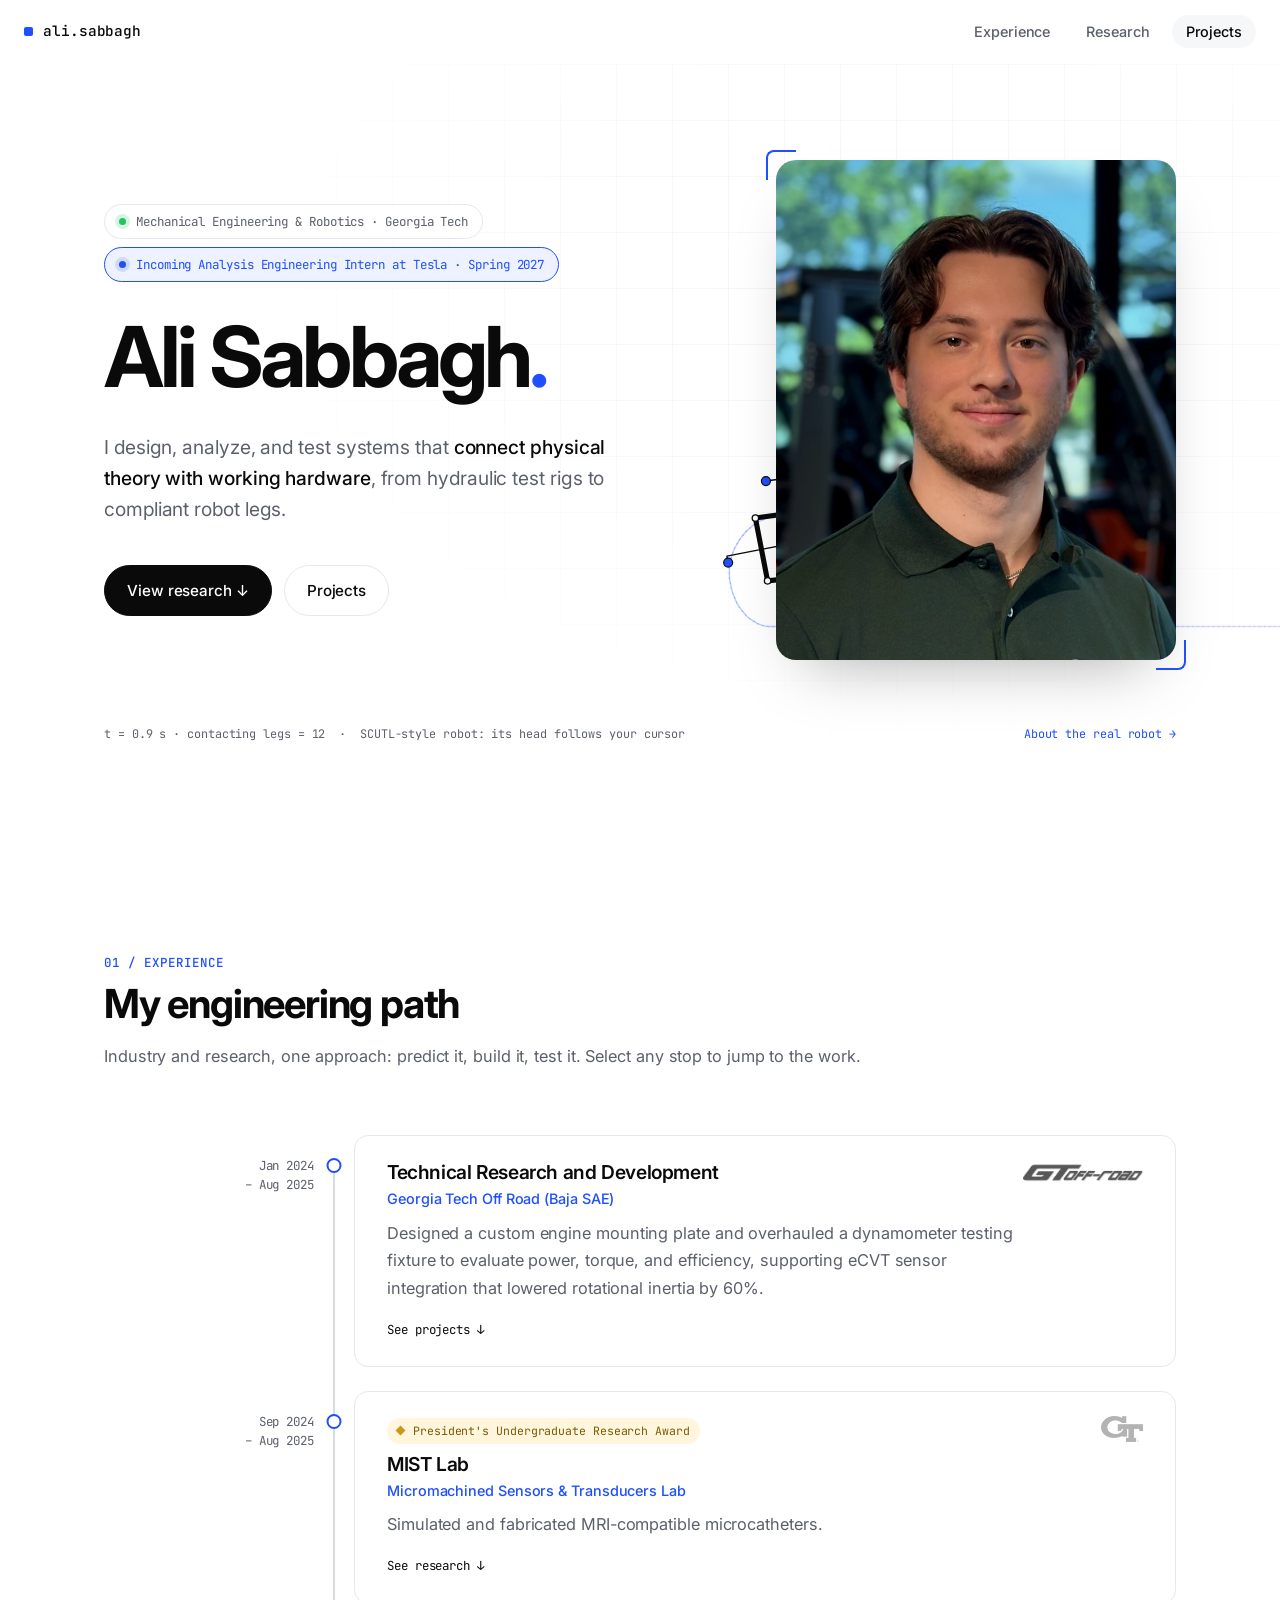
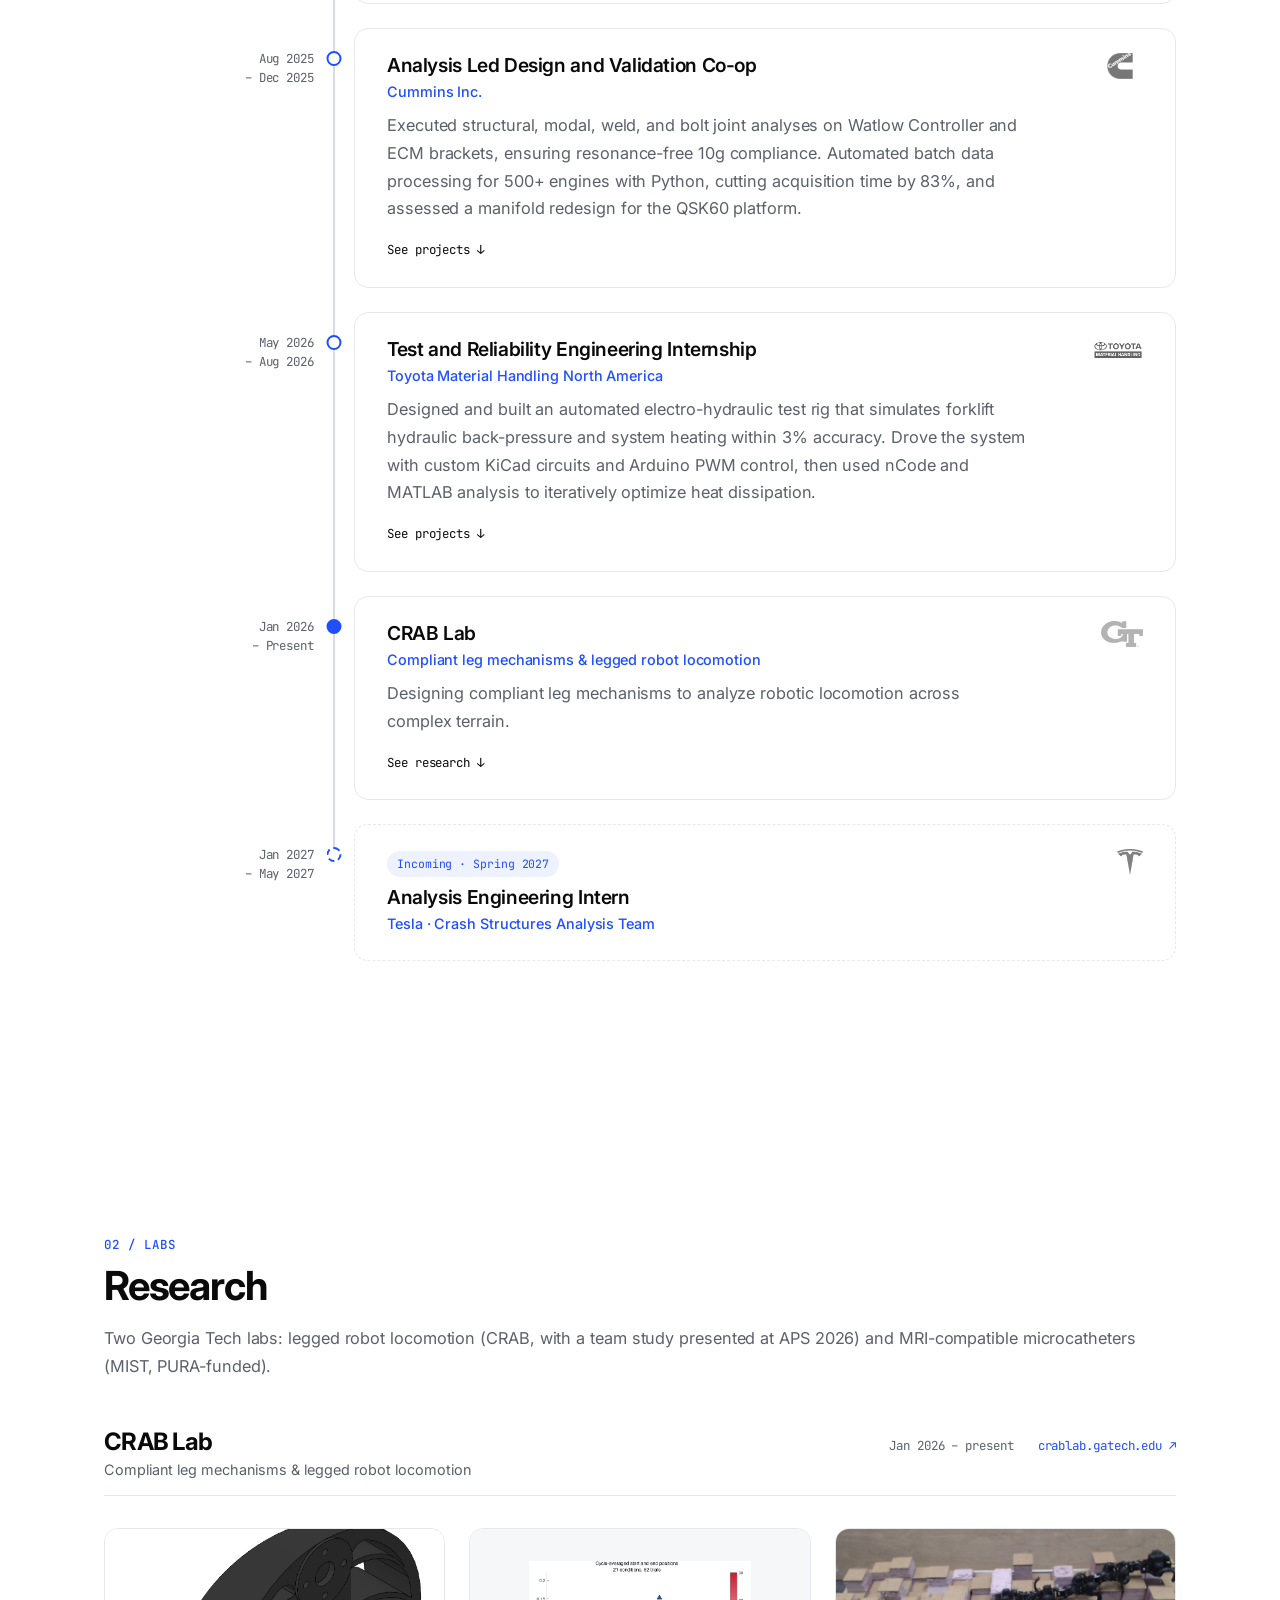
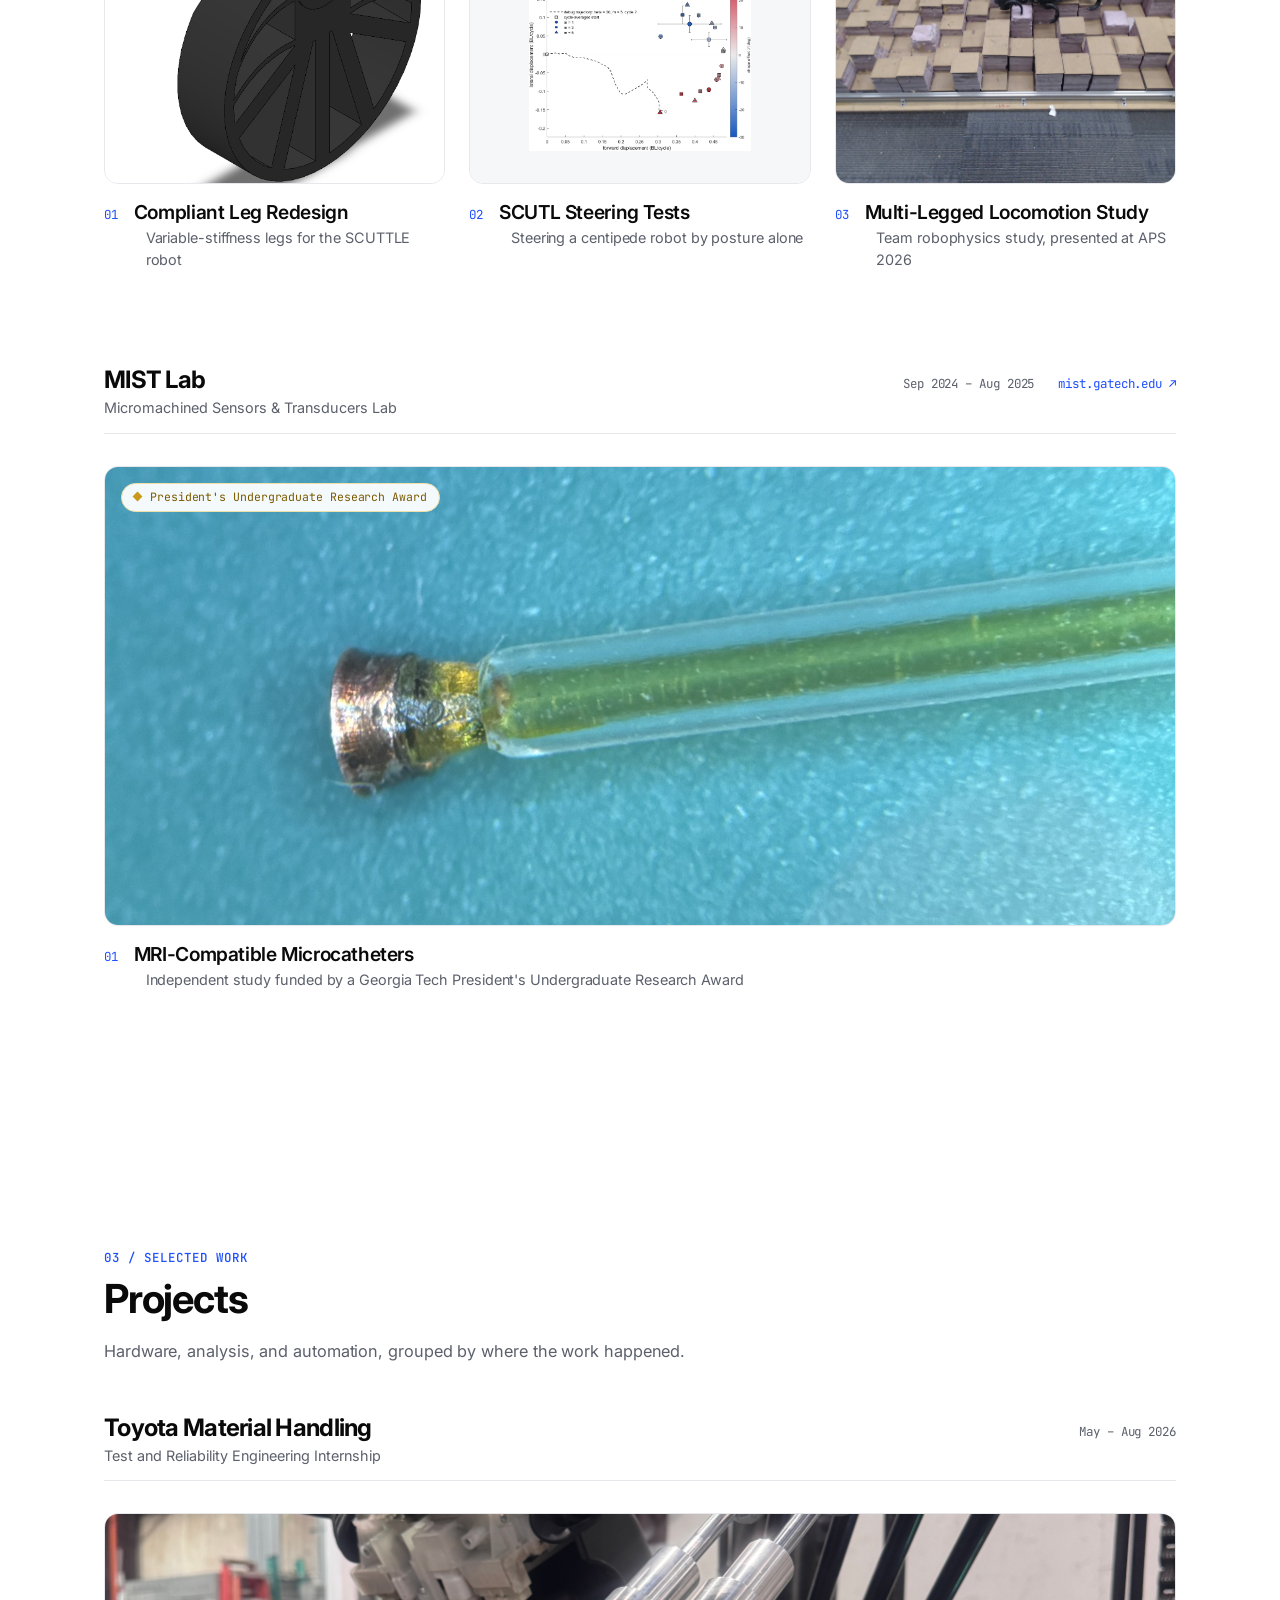
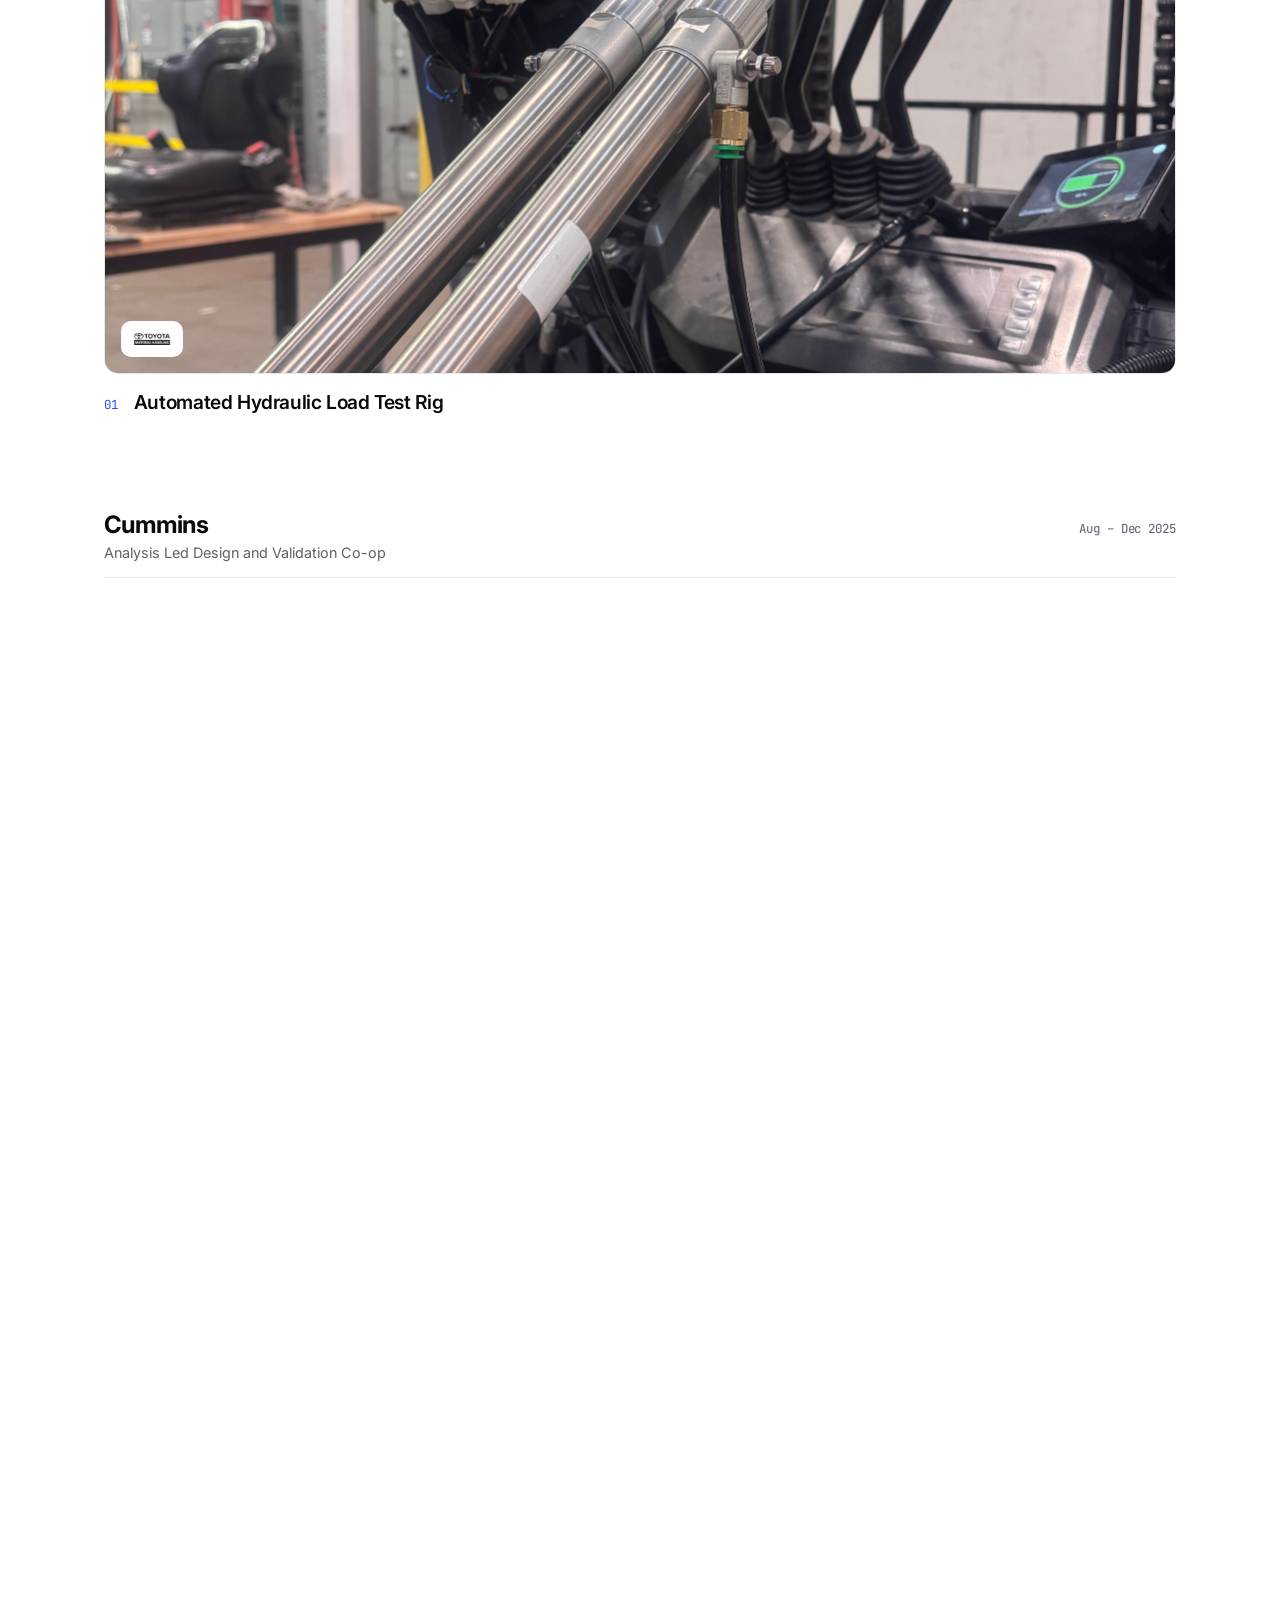
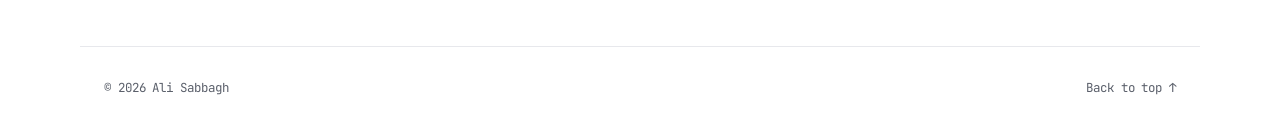
<file: index.html>
<!DOCTYPE html>
<html lang="en">
<head>
  <meta charset="UTF-8">
  <meta name="viewport" content="width=device-width, initial-scale=1.0">
  <title>Ali Sabbagh — Mechanical Engineering &amp; Robotics</title>
  <meta name="description" content="Portfolio of Ali Sabbagh: mechanical engineering and robotics projects across Cummins, Toyota Material Handling, and Georgia Tech research labs.">

  <link rel="preconnect" href="https://fonts.googleapis.com">
  <link rel="preconnect" href="https://fonts.gstatic.com" crossorigin>
  <link href="https://fonts.googleapis.com/css2?family=Inter:wght@400;500;600;700&family=JetBrains+Mono:wght@400;500&display=swap" rel="stylesheet">

  <script>document.documentElement.classList.add('js');</script>
  <link rel="stylesheet" href="css/style.css">
</head>
<body>

  <!-- ============================= NAVIGATION ============================= -->
  <nav class="site-nav">
    <a class="site-nav__brand" href="#home">ali.sabbagh</a>
    <ul class="site-nav__list">
      <li><a class="site-nav__link" href="#experience">Experience</a></li>
      <li><a class="site-nav__link" href="#research">Research</a></li>
      <li><a class="site-nav__link" href="#projects">Projects</a></li>
    </ul>
  </nav>

  <main>

    <!-- ============================= HERO ============================= -->
    <section id="home" class="hero">
      <canvas id="scuttl-canvas" class="hero__canvas" aria-hidden="true"></canvas>
      <div class="container">
        <div class="hero__inner">
          <div class="reveal">
            <div class="hero__tags">
              <div class="hero__status">Mechanical Engineering &amp; Robotics · Georgia Tech</div>
              <div class="hero__status hero__status--soon">Incoming Analysis Engineering Intern at Tesla · Spring 2027</div>
            </div>
            <h1 class="hero__name">Ali Sabbagh<span>.</span></h1>
            <p class="hero__tagline">
              I design, analyze, and test systems that
              <strong>connect physical theory with working hardware</strong>,
              from hydraulic test rigs to compliant robot legs.
            </p>
            <div class="hero__actions">
              <a class="btn btn--primary" href="#research">View research &darr;</a>
              <a class="btn btn--ghost" href="#projects">Projects</a>
            </div>
          </div>
          <div class="hero__photo reveal" style="--delay: 150ms">
            <img src="images/IMG_5562 (1).jpeg" alt="Portrait of Ali Sabbagh">
          </div>
        </div>

        <!-- Small caption for the simulation drawn behind the hero (js/centipede.js) -->
        <div class="hero__note reveal" style="--delay: 250ms">
          <span><span id="scuttl-readout">t = 0.0 s &middot; contacting legs = 10</span> &nbsp;&middot;&nbsp; SCUTL-style robot: its head follows your cursor</span>
          <a href="research/crab-lab.html">About the real robot &rarr;</a>
        </div>
      </div>
    </section>

    <!-- ============================= EXPERIENCE TIMELINE ============================= -->
    <!-- Chronological, top to bottom. Each card links to the matching project group
         (#toyota, #cummins, #personal) #mist, or #crab. Duplicate a .tl-item to add one. -->
    <section id="experience" class="section container">
      <div class="section-layout">
        <div class="section-head reveal">
          <span class="eyebrow">01 / Experience</span>
          <h2 class="section-heading">My engineering path</h2>
          <p class="section-lede">Industry and research, one approach: predict it, build it, test it. Select any stop to jump to the work.</p>
        </div>

        <ol class="timeline">

          <li class="tl-item reveal">
            <div class="tl-date">Jan 2024<br>&ndash; Aug 2025</div>
            <div class="tl-rail"></div>
            <a class="tl-card" href="#personal">
              <img class="tl-card__logo" src="images/GT-Off-Road-Logo.png" alt="Georgia Tech Off-Road logo">
              <div class="tl-card__role">Technical Research and Development</div>
              <div class="tl-card__org">Georgia Tech Off Road (Baja SAE)</div>
              <p class="tl-card__text">Designed a custom engine mounting plate and overhauled a dynamometer testing fixture to evaluate power, torque, and efficiency, supporting eCVT sensor integration that lowered rotational inertia by 60%.</p>
              <span class="tl-card__cta">See projects &darr;</span>
            </a>
          </li>

          <li class="tl-item reveal">
            <div class="tl-date">Sep 2024<br>&ndash; Aug 2025</div>
            <div class="tl-rail"></div>
            <a class="tl-card" href="#mist">
              <img class="tl-card__logo" src="images/GT-Logo.png" alt="Georgia Tech logo">
              <span class="tl-card__badge tl-card__badge--award">President's Undergraduate Research Award</span>
              <div class="tl-card__role">MIST Lab</div>
              <div class="tl-card__org">Micromachined Sensors &amp; Transducers Lab</div>
              <p class="tl-card__text">Simulated and fabricated MRI-compatible microcatheters.</p>
              <span class="tl-card__cta">See research &darr;</span>
            </a>
          </li>

          <li class="tl-item reveal">
            <div class="tl-date">Aug 2025<br>&ndash; Dec 2025</div>
            <div class="tl-rail"></div>
            <a class="tl-card" href="#cummins">
              <img class="tl-card__logo" src="images/Cummins-Logo.png" alt="Cummins logo">
              <div class="tl-card__role">Analysis Led Design and Validation Co-op</div>
              <div class="tl-card__org">Cummins Inc.</div>
              <p class="tl-card__text">Executed structural, modal, weld, and bolt joint analyses on Watlow Controller and ECM brackets, ensuring resonance-free 10g compliance. Automated batch data processing for 500+ engines with Python, cutting acquisition time by 83%, and assessed a manifold redesign for the QSK60 platform.</p>
              <span class="tl-card__cta">See projects &darr;</span>
            </a>
          </li>

          <li class="tl-item reveal">
            <div class="tl-date">May 2026<br>&ndash; Aug 2026</div>
            <div class="tl-rail"></div>
            <a class="tl-card" href="#toyota">
              <img class="tl-card__logo tl-card__logo--multiply" src="images/Toyota_Material_Handling_Logo.jpg" alt="Toyota Material Handling logo">
              <div class="tl-card__role">Test and Reliability Engineering Internship</div>
              <div class="tl-card__org">Toyota Material Handling North America</div>
              <p class="tl-card__text">Designed and built an automated electro-hydraulic test rig that simulates forklift hydraulic back-pressure and system heating within 3% accuracy. Drove the system with custom KiCad circuits and Arduino PWM control, then used nCode and MATLAB analysis to iteratively optimize heat dissipation.</p>
              <span class="tl-card__cta">See projects &darr;</span>
            </a>
          </li>

          <li class="tl-item tl-item--now reveal">
            <div class="tl-date">Jan 2026<br>&ndash; Present</div>
            <div class="tl-rail"></div>
            <a class="tl-card" href="#crab">
              <img class="tl-card__logo" src="images/GT-Logo.png" alt="Georgia Tech logo">
              <div class="tl-card__role">CRAB Lab</div>
              <div class="tl-card__org">Compliant leg mechanisms &amp; legged robot locomotion</div>
              <p class="tl-card__text">Designing compliant leg mechanisms to analyze robotic locomotion across complex terrain.</p>
              <span class="tl-card__cta">See research &darr;</span>
            </a>
          </li>

          <li class="tl-item tl-item--soon reveal">
            <div class="tl-date">Jan 2027<br>&ndash; May 2027</div>
            <div class="tl-rail"></div>
            <div class="tl-card tl-card--static">
              <span class="tl-card__badge">Incoming &middot; Spring 2027</span>
              <img class="tl-card__logo" src="images/Tesla-Logo.png" alt="Tesla logo">
              <div class="tl-card__role">Analysis Engineering Intern</div>
              <div class="tl-card__org">Tesla &middot; Crash Structures Analysis Team</div>
            </div>
          </li>

        </ol>
      </div>
    </section>

    <!-- ============================= RESEARCH ============================= -->
    <!-- One group per lab; ids match the timeline links. -->
    <section id="research" class="section container">
      <div class="section-layout">
        <div class="section-head reveal">
          <span class="eyebrow">02 / Labs</span>
          <h2 class="section-heading">Research</h2>
          <p class="section-lede">Two Georgia Tech labs: legged robot locomotion (CRAB, with a team study presented at APS 2026) and MRI-compatible microcatheters (MIST, PURA-funded).</p>
        </div>
        <div class="project-groups">

        <div class="project-group" id="crab">
          <div class="project-group__head reveal">
            <h3 class="project-group__title"><a href="research/crab-lab.html">CRAB Lab</a><small>Compliant leg mechanisms &amp; legged robot locomotion</small></h3>
            <span class="project-group__side">
              <span class="project-group__dates">Jan 2026 &ndash; present</span>
              <a class="project-group__site" href="https://crablab.gatech.edu/" target="_blank" rel="noopener">crablab.gatech.edu &nearr;</a>
            </span>
          </div>
          <div class="thumb-grid thumb-grid--projects thumb-grid--three">

            <a class="thumb reveal" href="research/crab-compliant-leg.html">
              <div class="thumb__image-wrap">
                <img class="thumb__image thumb__image--fill" src="images/crab-compliant-leg-3d.png" alt="Compliant Leg Redesign thumbnail">
              </div>
              <div class="thumb__meta"><span class="thumb__index">01</span><span class="thumb__title">Compliant Leg Redesign</span></div>
              <div class="thumb__subtitle">Variable-stiffness legs for the SCUTTLE robot</div>
            </a>

            <a class="thumb reveal" href="research/crab-steering-tests.html" style="--delay: 100ms">
              <div class="thumb__image-wrap">
                <img class="thumb__image thumb__image--inset" src="images/crab-scutl-steering-endpoints.png" alt="SCUTL Steering Tests thumbnail">
              </div>
              <div class="thumb__meta"><span class="thumb__index">02</span><span class="thumb__title">SCUTL Steering Tests</span></div>
              <div class="thumb__subtitle">Steering a centipede robot by posture alone</div>
            </a>

            <a class="thumb reveal" href="research/crab-lab.html#locomotion" style="--delay: 200ms">
              <div class="thumb__image-wrap">
                <img class="thumb__image thumb__image--fill" src="images/crab-scuttle-rough-terrain.png" alt="Multi-Legged Locomotion Study thumbnail">
              </div>
              <div class="thumb__meta"><span class="thumb__index">03</span><span class="thumb__title">Multi-Legged Locomotion Study</span></div>
              <div class="thumb__subtitle">Team robophysics study, presented at APS 2026</div>
            </a>

          </div>
        </div>

        <div class="project-group" id="mist">
          <div class="project-group__head reveal">
            <h3 class="project-group__title"><a href="research/mist-lab.html">MIST Lab</a><small>Micromachined Sensors &amp; Transducers Lab</small></h3>
            <span class="project-group__side">
              <span class="project-group__dates">Sep 2024 &ndash; Aug 2025</span>
              <a class="project-group__site" href="https://mist.gatech.edu/" target="_blank" rel="noopener">mist.gatech.edu &nearr;</a>
            </span>
          </div>
          <div class="thumb-grid thumb-grid--projects thumb-grid--featured">

            <a class="thumb reveal" href="research/mist-lab.html">
              <div class="thumb__image-wrap">
                <img class="thumb__image thumb__image--fill" src="images/mist-catheter-thumb.jpg" alt="Close-up of a microcatheter tip under a microscope">
                <span class="thumb__badge">President's Undergraduate Research Award</span>
              </div>
              <div class="thumb__meta"><span class="thumb__index">01</span><span class="thumb__title">MRI-Compatible Microcatheters</span></div>
              <div class="thumb__subtitle">Independent study funded by a Georgia Tech President's Undergraduate Research Award</div>
            </a>

          </div>
        </div>

        </div>
      </div>
    </section>

    <!-- ============================= PROJECTS ============================= -->
    <!-- One group per experience; ids match the timeline links above. -->
    <section id="projects" class="section container">
      <div class="section-layout">
        <div class="section-head reveal">
          <span class="eyebrow">03 / Selected work</span>
          <h2 class="section-heading">Projects</h2>
          <p class="section-lede">Hardware, analysis, and automation, grouped by where the work happened.</p>
        </div>
        <div class="project-groups">

        <div class="project-group" id="toyota">
          <div class="project-group__head reveal">
            <h3 class="project-group__title">Toyota Material Handling<small>Test and Reliability Engineering Internship</small></h3>
            <span class="project-group__dates">May &ndash; Aug 2026</span>
          </div>
          <div class="thumb-grid thumb-grid--projects thumb-grid--featured">

        <a class="thumb reveal" href="projects/project-1.html">
                      <div class="thumb__image-wrap">
                        <img class="thumb__image thumb__image--fill" src="images/IMG_6176.JPG" alt="Automated Hydraulic Load Test Rig thumbnail">
                        <div class="thumb__logo thumb__logo--white-bg"><img src="images/Toyota_Material_Handling_Logo.jpg" alt="Toyota Material Handling logo"></div>
                      </div>
                      <div class="thumb__meta"><span class="thumb__index">01</span><span class="thumb__title">Automated Hydraulic Load Test Rig</span></div>
                    </a>

          </div>
        </div>

        <div class="project-group" id="cummins">
          <div class="project-group__head reveal">
            <h3 class="project-group__title">Cummins<small>Analysis Led Design and Validation Co-op</small></h3>
            <span class="project-group__dates">Aug &ndash; Dec 2025</span>
          </div>
          <div class="thumb-grid thumb-grid--projects thumb-grid--three">

        <a class="thumb reveal" href="projects/project-2.html">
                      <div class="thumb__image-wrap">
                        <img class="thumb__image thumb__image--fill" src="images/maxStressWatlow.svg" alt="QSK78 Bracket Structural Validation thumbnail">
                        <div class="thumb__logo"><img src="images/Cummins-Logo.png" alt="Cummins logo"></div>
                      </div>
                      <div class="thumb__meta"><span class="thumb__index">02</span><span class="thumb__title">QSK78 Bracket Structural Validation</span></div>
                    </a>

        <a class="thumb reveal" href="projects/project-3.html">
                      <div class="thumb__image-wrap">
                        <img class="thumb__image thumb__image--inset" src="images/pipeline.svg" alt="Duty Cycle Data Pipeline Automation thumbnail">
                        <div class="thumb__logo"><img src="images/Cummins-Logo.png" alt="Cummins logo"></div>
                      </div>
                      <div class="thumb__meta"><span class="thumb__index">03</span><span class="thumb__title">Duty Cycle Data Pipeline Automation</span></div>
                    </a>

        <a class="thumb reveal" href="projects/project-4.html">
                      <div class="thumb__image-wrap">
                        <img class="thumb__image thumb__image--fill" src="images/maxStress.svg" alt="Handhold Cover Structural &amp; Weld Validation thumbnail">
                        <div class="thumb__logo"><img src="images/Cummins-Logo.png" alt="Cummins logo"></div>
                      </div>
                      <div class="thumb__meta"><span class="thumb__index">04</span><span class="thumb__title">Handhold Cover Structural &amp; Weld Validation</span></div>
                    </a>

          </div>
        </div>

        <div class="project-group" id="personal">
          <div class="project-group__head reveal">
            <h3 class="project-group__title">Personal &amp; class projects<small>Georgia Tech Off Road and coursework</small></h3>
            <span class="project-group__dates">Jan 2024 &ndash; present</span>
          </div>
          <div class="thumb-grid thumb-grid--projects ">

        <a class="thumb reveal" href="projects/project-5.html">
                      <div class="thumb__image-wrap">
                        <img class="thumb__image" src="images/dynoCad.svg" alt="Dynamometer Engine Mount thumbnail">
                      </div>
                      <div class="thumb__meta"><span class="thumb__index">05</span><span class="thumb__title">Dynamometer Engine Mount</span></div>
                      <div class="thumb__subtitle">eCVT dynamometer test rig · Georgia Tech Off Road</div>
                    </a>

        <a class="thumb reveal" href="projects/project-6.html">
                      <div class="thumb__image-wrap">
                        <img class="thumb__image" src="images/labeledCad.svg" alt="The Emotional Wrecks Robot thumbnail">
                      </div>
                      <div class="thumb__meta"><span class="thumb__index">06</span><span class="thumb__title">The Emotional Wrecks Robot</span></div>
                      <div class="thumb__subtitle">ME 2110, Georgia Tech</div>
                    </a>

          </div>
        </div>

        </div>
      </div>
    </section>

  </main>

  <footer class="site-footer">
    <span>&copy; 2026 Ali Sabbagh</span>
    <a href="#home">Back to top &uarr;</a>
  </footer>

  <script src="js/main.js"></script>
  <script src="js/centipede.js"></script>
</body>
</html>
</file>
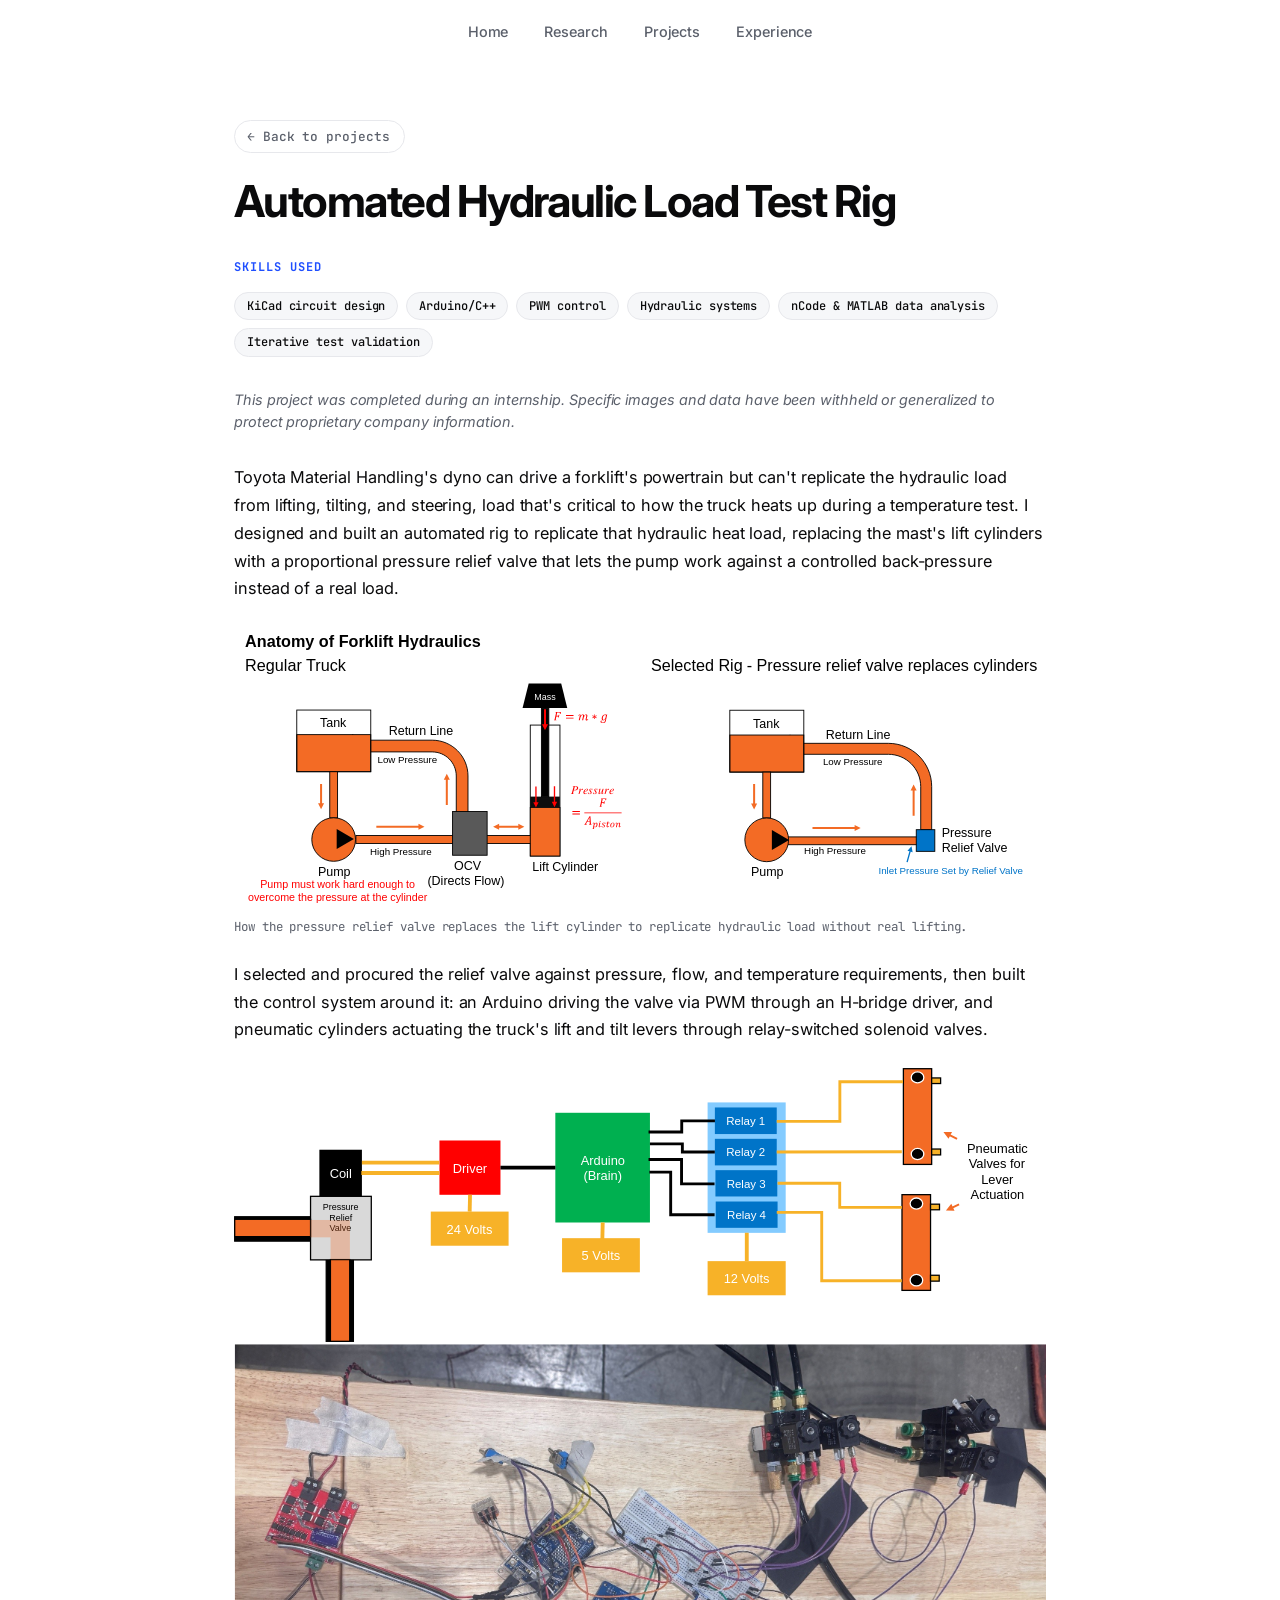
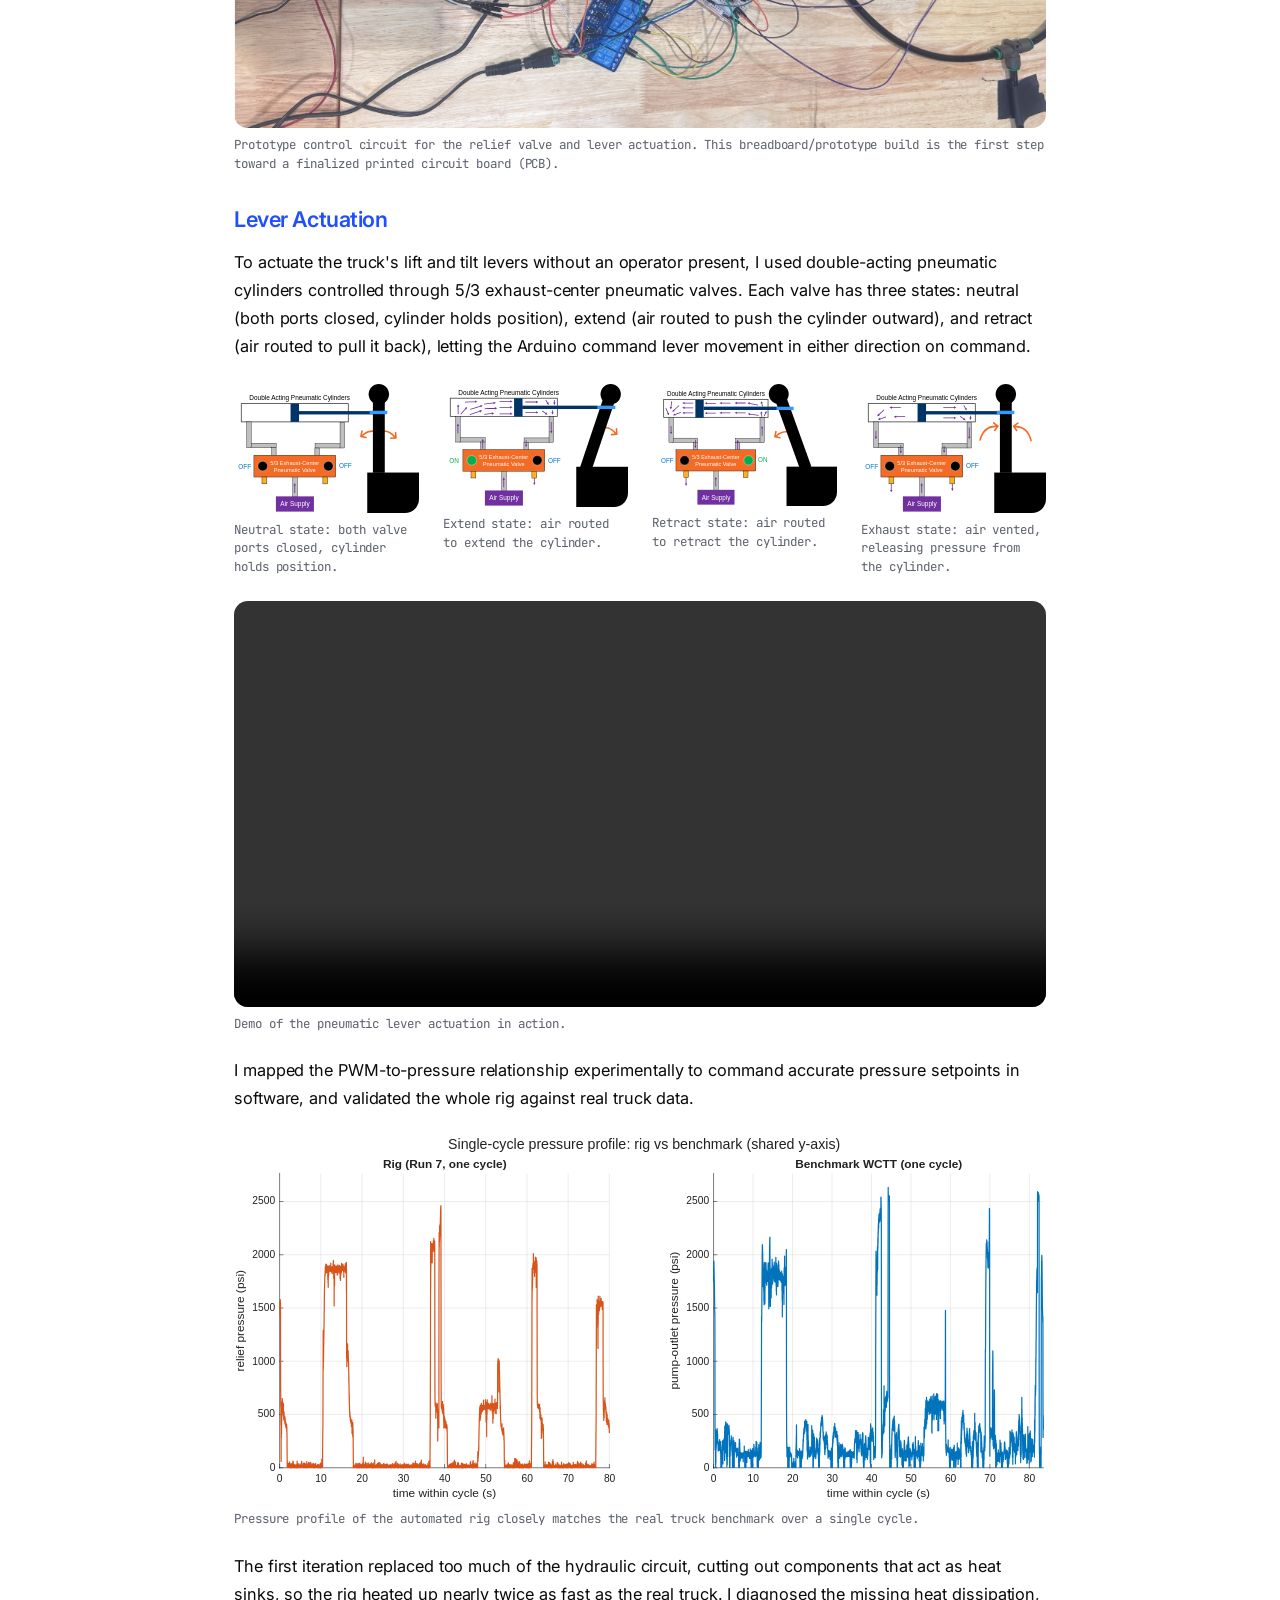
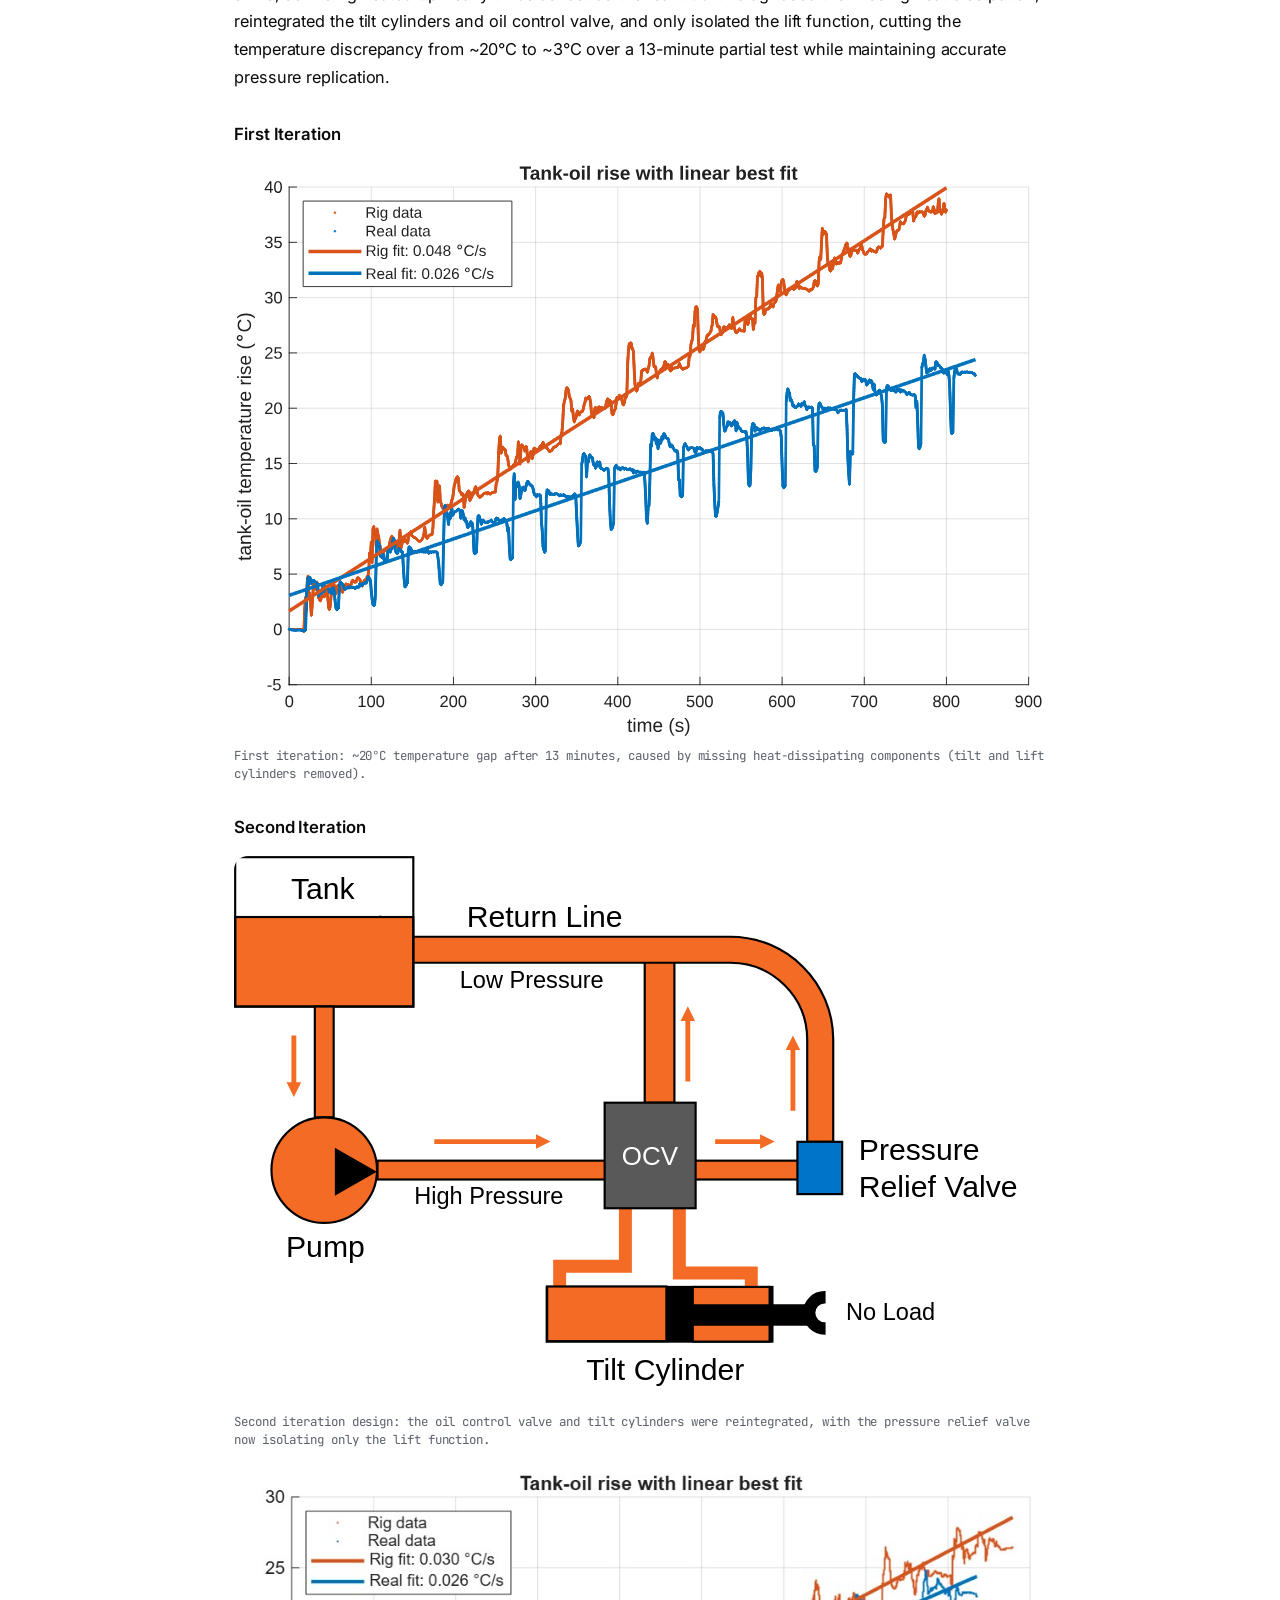
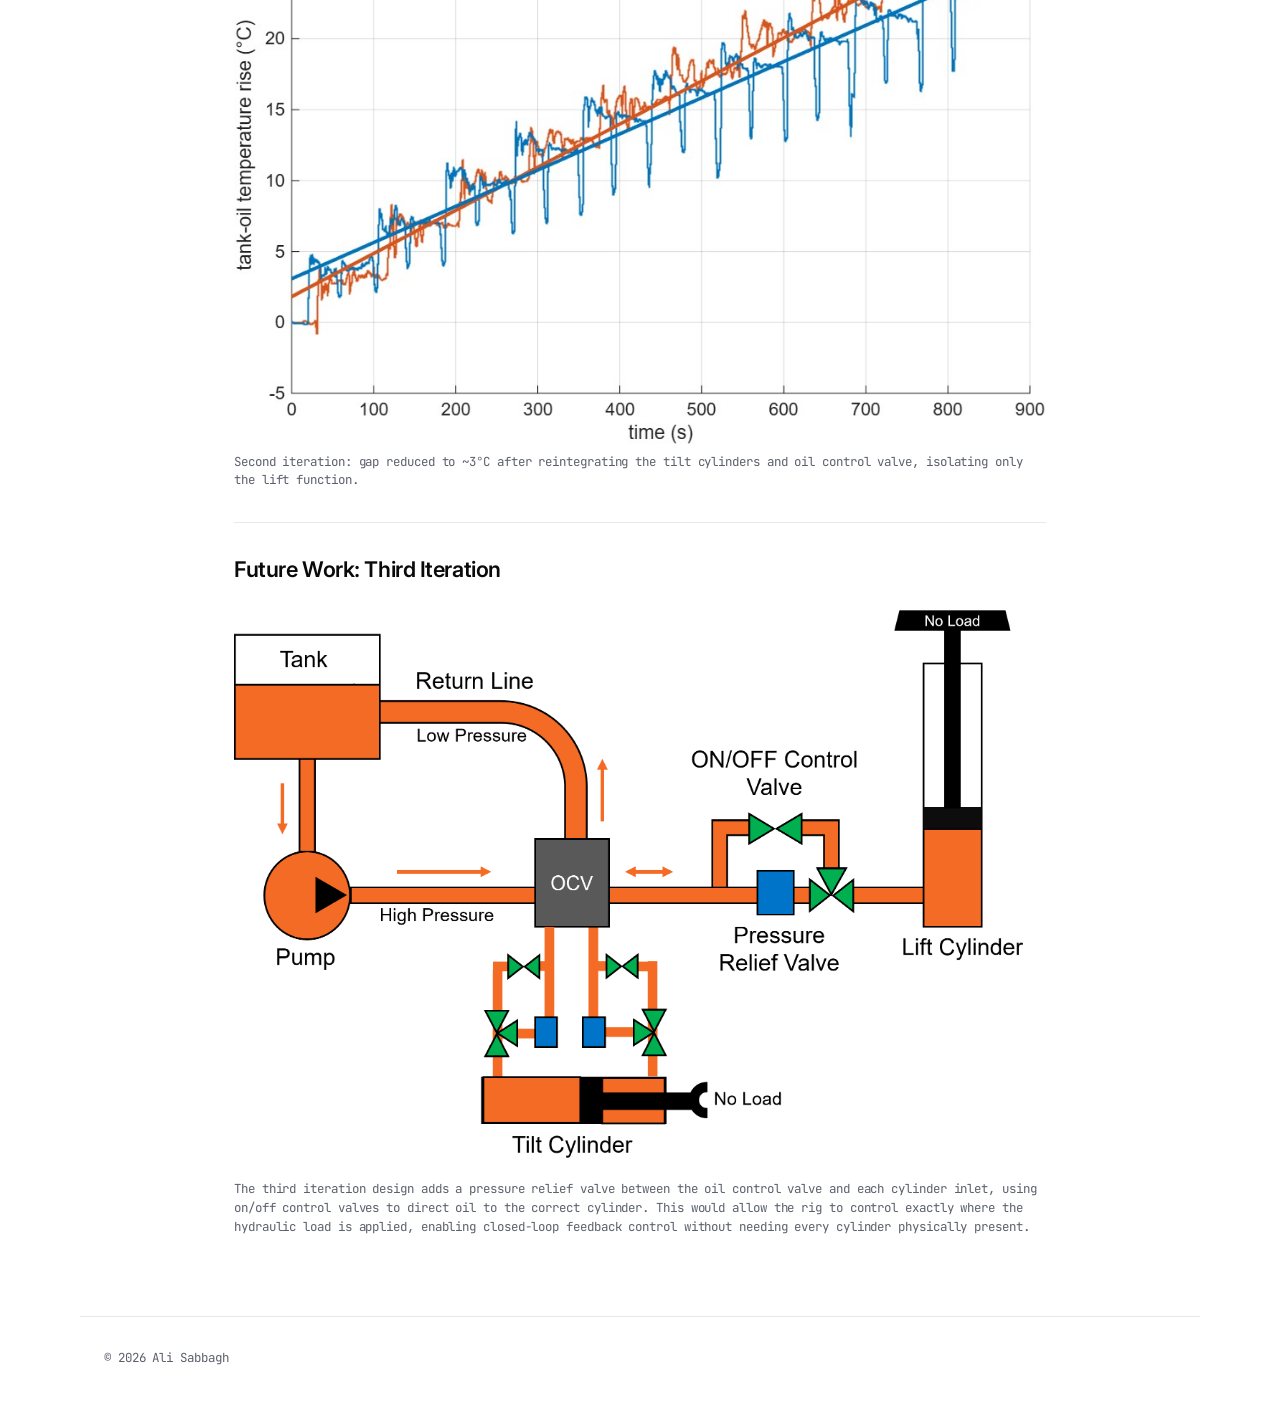
<file: projects/project-1.html>
<!DOCTYPE html>
<html lang="en">
<head>
  <meta charset="UTF-8">
  <meta name="viewport" content="width=device-width, initial-scale=1.0">
  <title>Automated Hydraulic Load Test Rig — Ali Sabbagh</title>

  <link rel="preconnect" href="https://fonts.googleapis.com">
  <link rel="preconnect" href="https://fonts.gstatic.com" crossorigin>
  <link href="https://fonts.googleapis.com/css2?family=Inter:wght@400;500;600;700&family=JetBrains+Mono:wght@400;500&display=swap" rel="stylesheet">

  <link rel="stylesheet" href="../css/style.css">
</head>
<body>

  <nav class="site-nav">
    <ul class="site-nav__list">
      <li><a class="site-nav__link" href="../index.html#home">Home</a></li>
      <li><a class="site-nav__link" href="../index.html#research">Research</a></li>
      <li><a class="site-nav__link" href="../index.html#projects">Projects</a></li>
      <li><a class="site-nav__link" href="../index.html#experience">Experience</a></li>
    </ul>
  </nav>

  <main>
    <div class="container page-body">

      <a class="back-link" href="../index.html#projects">Back to projects</a>

      <h1 class="page-title">Automated Hydraulic Load Test Rig</h1>

      <div class="skills-label">Skills used</div>
      <ul class="skills-list">
        <li>KiCad circuit design</li>
        <li>Arduino/C++</li>
        <li>PWM control</li>
        <li>Hydraulic systems</li>
        <li>nCode &amp; MATLAB data analysis</li>
        <li>Iterative test validation</li>
      </ul>

      <p class="disclaimer">This project was completed during an internship. Specific images and data have been withheld or generalized to protect proprietary company information.</p>

      <div class="page-content">

        <!-- Section 2: System design -->
        <p>
          Toyota Material Handling's dyno can drive a forklift's powertrain
          but can't replicate the hydraulic load from lifting, tilting, and
          steering, load that's critical to how the truck heats up during a
          temperature test. I designed and built an automated rig to
          replicate that hydraulic heat load, replacing the mast's lift
          cylinders with a proportional pressure relief valve that lets the
          pump work against a controlled back-pressure instead of a real
          load.
        </p>
        <figure class="content-figure">
          <img class="content-image" src="../images/hydraulicSystems.svg" alt="Schematic comparing a regular truck's hydraulics to the rig's setup">
          <figcaption class="content-caption">How the pressure relief valve replaces the lift cylinder to replicate hydraulic load without real lifting.</figcaption>
        </figure>

        <!-- Section 3: Control system -->
        <p>
          I selected and procured the relief valve against pressure, flow,
          and temperature requirements, then built the control system around
          it: an Arduino driving the valve via PWM through an H-bridge
          driver, and pneumatic cylinders actuating the truck's lift and tilt
          levers through relay-switched solenoid valves.
        </p>
        <figure class="content-figure">
          <img class="content-image content-image--contain" src="../images/circuit.svg" alt="Control circuit block diagram and photo of the built prototype circuit">
          <figcaption class="content-caption">Prototype control circuit for the relief valve and lever actuation. This breadboard/prototype build is the first step toward a finalized printed circuit board (PCB).</figcaption>
        </figure>

        <!-- Lever actuation -->
        <h2 class="content-heading content-heading--accent">Lever Actuation</h2>
        <p>
          To actuate the truck's lift and tilt levers without an operator
          present, I used double-acting pneumatic cylinders controlled
          through 5/3 exhaust-center pneumatic valves. Each valve has three
          states: neutral (both ports closed, cylinder holds position),
          extend (air routed to push the cylinder outward), and retract
          (air routed to pull it back), letting the Arduino command lever
          movement in either direction on command.
        </p>

        <div class="diagram-grid">
          <figure class="content-figure">
            <img class="content-image content-image--contain" src="../images/actuator1.svg" alt="Baseline pneumatic valve diagram in the neutral state">
            <figcaption class="content-caption">Neutral state: both valve ports closed, cylinder holds position.</figcaption>
          </figure>
          <figure class="content-figure">
            <img class="content-image content-image--contain" src="../images/actuatorExtend.svg" alt="Pneumatic valve diagram in the extend state">
            <figcaption class="content-caption">Extend state: air routed to extend the cylinder.</figcaption>
          </figure>
          <figure class="content-figure">
            <img class="content-image content-image--contain" src="../images/actuatorRetract.svg" alt="Pneumatic valve diagram in the retract state">
            <figcaption class="content-caption">Retract state: air routed to retract the cylinder.</figcaption>
          </figure>
          <figure class="content-figure">
            <img class="content-image content-image--contain" src="../images/actuatorExaust.svg" alt="Pneumatic valve diagram in the exhaust state">
            <figcaption class="content-caption">Exhaust state: air vented, releasing pressure from the cylinder.</figcaption>
          </figure>
        </div>

        <figure class="content-figure">
          <video class="content-video" controls muted preload="metadata">
            <source src="../images/actuatorDemo.mp4" type="video/mp4">
            Your browser does not support playback of this video format.
          </video>
          <figcaption class="content-caption">Demo of the pneumatic lever actuation in action.</figcaption>
        </figure>

        <!-- Section 4: Validation -->
        <p>
          I mapped the PWM-to-pressure relationship experimentally to
          command accurate pressure setpoints in software, and validated the
          whole rig against real truck data.
        </p>
        <figure class="content-figure">
          <img class="content-image" src="../images/rig_vs_benchmark_pressure.svg" alt="Pressure profile comparison between the rig and the real truck benchmark">
          <figcaption class="content-caption">Pressure profile of the automated rig closely matches the real truck benchmark over a single cycle.</figcaption>
        </figure>

        <!-- Section 5: Iteration results -->
        <p>
          The first iteration replaced too much of the hydraulic circuit,
          cutting out components that act as heat sinks, so the rig heated up
          nearly twice as fast as the real truck. I diagnosed the missing
          heat dissipation, reintegrated the tilt cylinders and oil control
          valve, and only isolated the lift function, cutting the
          temperature discrepancy from ~20&deg;C to ~3&deg;C over a
          13-minute partial test while maintaining accurate pressure
          replication.
        </p>
        <h3 class="content-subheading">First Iteration</h3>
        <figure class="content-figure">
          <img class="content-image" src="../images/tempGraph_iteration1.svg" alt="Temperature graph from the first iteration of the rig">
          <figcaption class="content-caption">First iteration: ~20&deg;C temperature gap after 13 minutes, caused by missing heat-dissipating components (tilt and lift cylinders removed).</figcaption>
        </figure>

        <h3 class="content-subheading">Second Iteration</h3>
        <figure class="content-figure">
          <img class="content-image content-image--contain" src="../images/secondIteration_diagram.svg" alt="Schematic of the second iteration's hydraulic setup">
          <figcaption class="content-caption">Second iteration design: the oil control valve and tilt cylinders were reintegrated, with the pressure relief valve now isolating only the lift function.</figcaption>
        </figure>

        <figure class="content-figure">
          <img class="content-image" src="../images/tempGraph_iteration2.svg" alt="Temperature graph from the second iteration of the rig">
          <figcaption class="content-caption">Second iteration: gap reduced to ~3&deg;C after reintegrating the tilt cylinders and oil control valve, isolating only the lift function.</figcaption>
        </figure>

      </div>

      <div class="future-work">
        <h2 class="content-heading">Future Work: Third Iteration</h2>
        <figure class="content-figure">
          <img class="content-image content-image--contain" src="../images/tmh_hydraulic_finalDiagram.png" alt="Diagram of the third iteration hydraulic system concept">
          <figcaption class="content-caption">
            The third iteration design adds a pressure relief valve between
            the oil control valve and each cylinder inlet, using on/off
            control valves to direct oil to the correct cylinder. This would
            allow the rig to control exactly where the hydraulic load is
            applied, enabling closed-loop feedback control without needing
            every cylinder physically present.
          </figcaption>
        </figure>
      </div>

    </div>
  </main>

  <footer class="site-footer">
    <p>&copy; 2026 Ali Sabbagh</p>
  </footer>

  <script src="../js/main.js"></script>
</body>
</html>
</file>
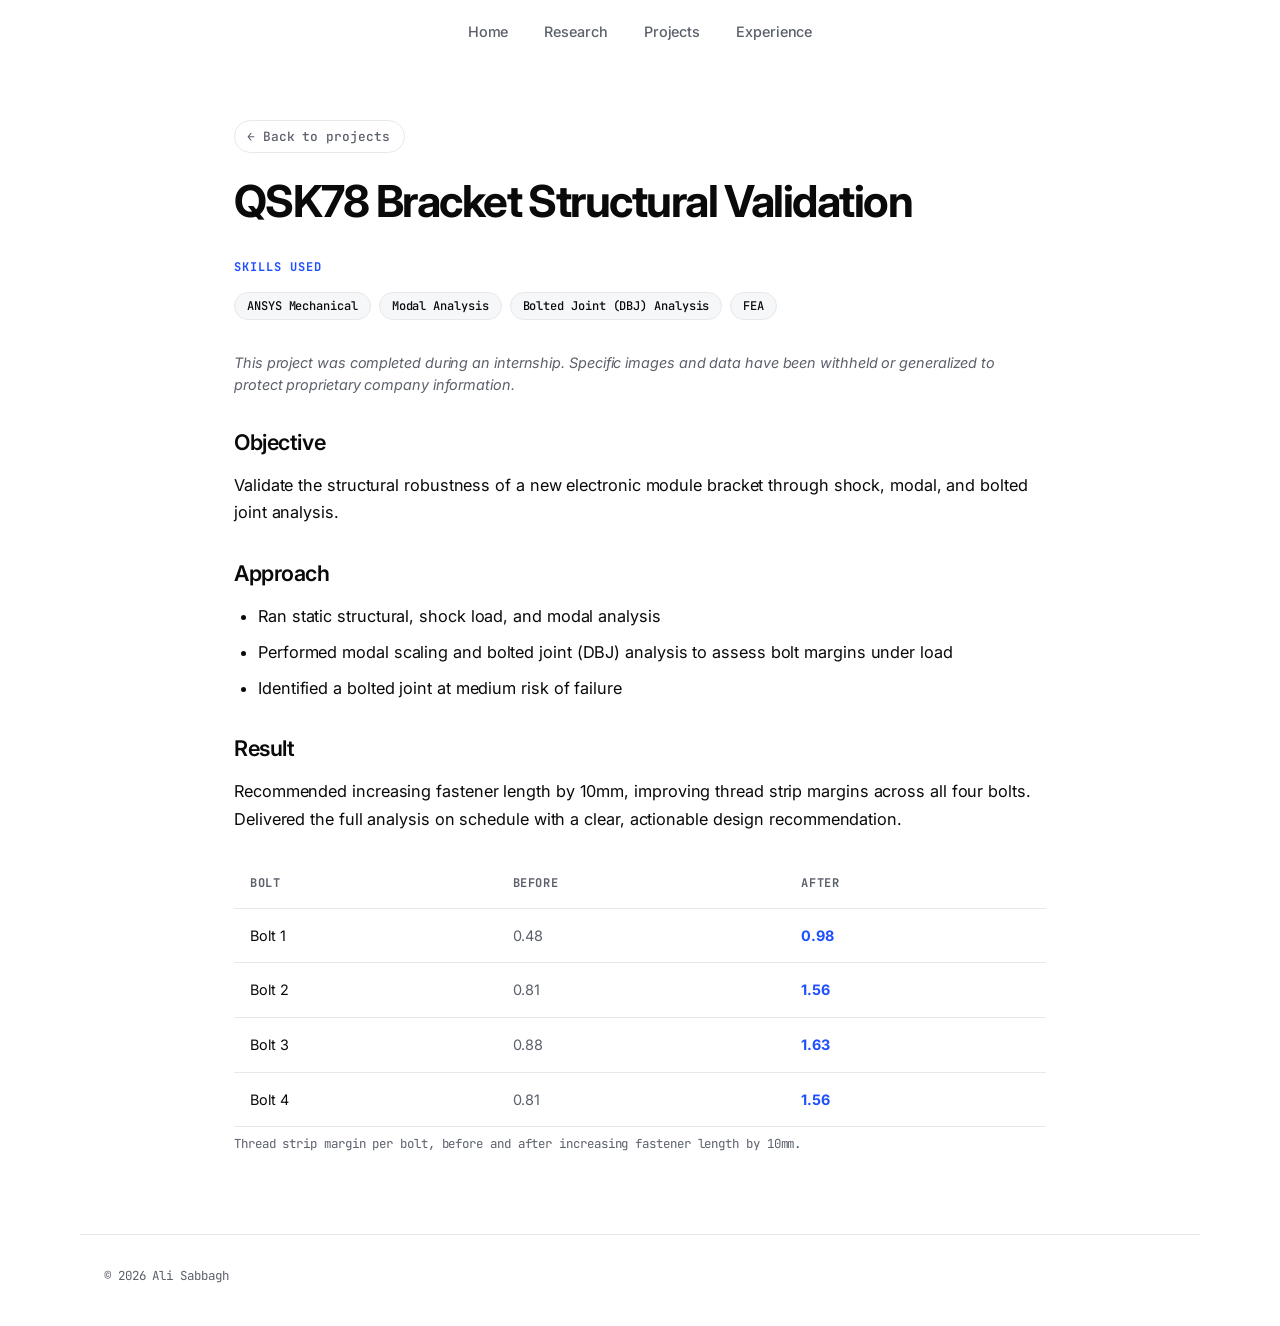
<file: projects/project-2.html>
<!DOCTYPE html>
<html lang="en">
<head>
  <meta charset="UTF-8">
  <meta name="viewport" content="width=device-width, initial-scale=1.0">
  <title>QSK78 Bracket Structural Validation — Ali Sabbagh</title>

  <link rel="preconnect" href="https://fonts.googleapis.com">
  <link rel="preconnect" href="https://fonts.gstatic.com" crossorigin>
  <link href="https://fonts.googleapis.com/css2?family=Inter:wght@400;500;600;700&family=JetBrains+Mono:wght@400;500&display=swap" rel="stylesheet">

  <link rel="stylesheet" href="../css/style.css">
</head>
<body>

  <nav class="site-nav">
    <ul class="site-nav__list">
      <li><a class="site-nav__link" href="../index.html#home">Home</a></li>
      <li><a class="site-nav__link" href="../index.html#research">Research</a></li>
      <li><a class="site-nav__link" href="../index.html#projects">Projects</a></li>
      <li><a class="site-nav__link" href="../index.html#experience">Experience</a></li>
    </ul>
  </nav>

  <main>
    <div class="container page-body">

      <a class="back-link" href="../index.html#projects">Back to projects</a>

      <h1 class="page-title">QSK78 Bracket Structural Validation</h1>

      <div class="skills-label">Skills used</div>
      <ul class="skills-list">
        <li>ANSYS Mechanical</li>
        <li>Modal Analysis</li>
        <li>Bolted Joint (DBJ) Analysis</li>
        <li>FEA</li>
      </ul>

      <p class="disclaimer">This project was completed during an internship. Specific images and data have been withheld or generalized to protect proprietary company information.</p>

      <div class="page-content">

        <h2 class="content-heading">Objective</h2>
        <p>
          Validate the structural robustness of a new electronic module
          bracket through shock, modal, and bolted joint analysis.
        </p>

        <h2 class="content-heading">Approach</h2>
        <ul class="content-list">
          <li>Ran static structural, shock load, and modal analysis</li>
          <li>Performed modal scaling and bolted joint (DBJ) analysis to assess bolt margins under load</li>
          <li>Identified a bolted joint at medium risk of failure</li>
        </ul>

        <h2 class="content-heading">Result</h2>
        <p>
          Recommended increasing fastener length by 10mm, improving thread
          strip margins across all four bolts. Delivered the full analysis
          on schedule with a clear, actionable design recommendation.
        </p>

        <div class="table-scroll">
          <table class="data-table">
            <thead>
              <tr>
                <th>Bolt</th>
                <th>Before</th>
                <th>After</th>
              </tr>
            </thead>
            <tbody>
              <tr>
                <td>Bolt 1</td>
                <td class="data-table__before">0.48</td>
                <td class="data-table__after">0.98</td>
              </tr>
              <tr>
                <td>Bolt 2</td>
                <td class="data-table__before">0.81</td>
                <td class="data-table__after">1.56</td>
              </tr>
              <tr>
                <td>Bolt 3</td>
                <td class="data-table__before">0.88</td>
                <td class="data-table__after">1.63</td>
              </tr>
              <tr>
                <td>Bolt 4</td>
                <td class="data-table__before">0.81</td>
                <td class="data-table__after">1.56</td>
              </tr>
            </tbody>
          </table>
        </div>
        <p class="content-caption">Thread strip margin per bolt, before and after increasing fastener length by 10mm.</p>

      </div>

    </div>
  </main>

  <footer class="site-footer">
    <p>&copy; 2026 Ali Sabbagh</p>
  </footer>

  <script src="../js/main.js"></script>
</body>
</html>
</file>
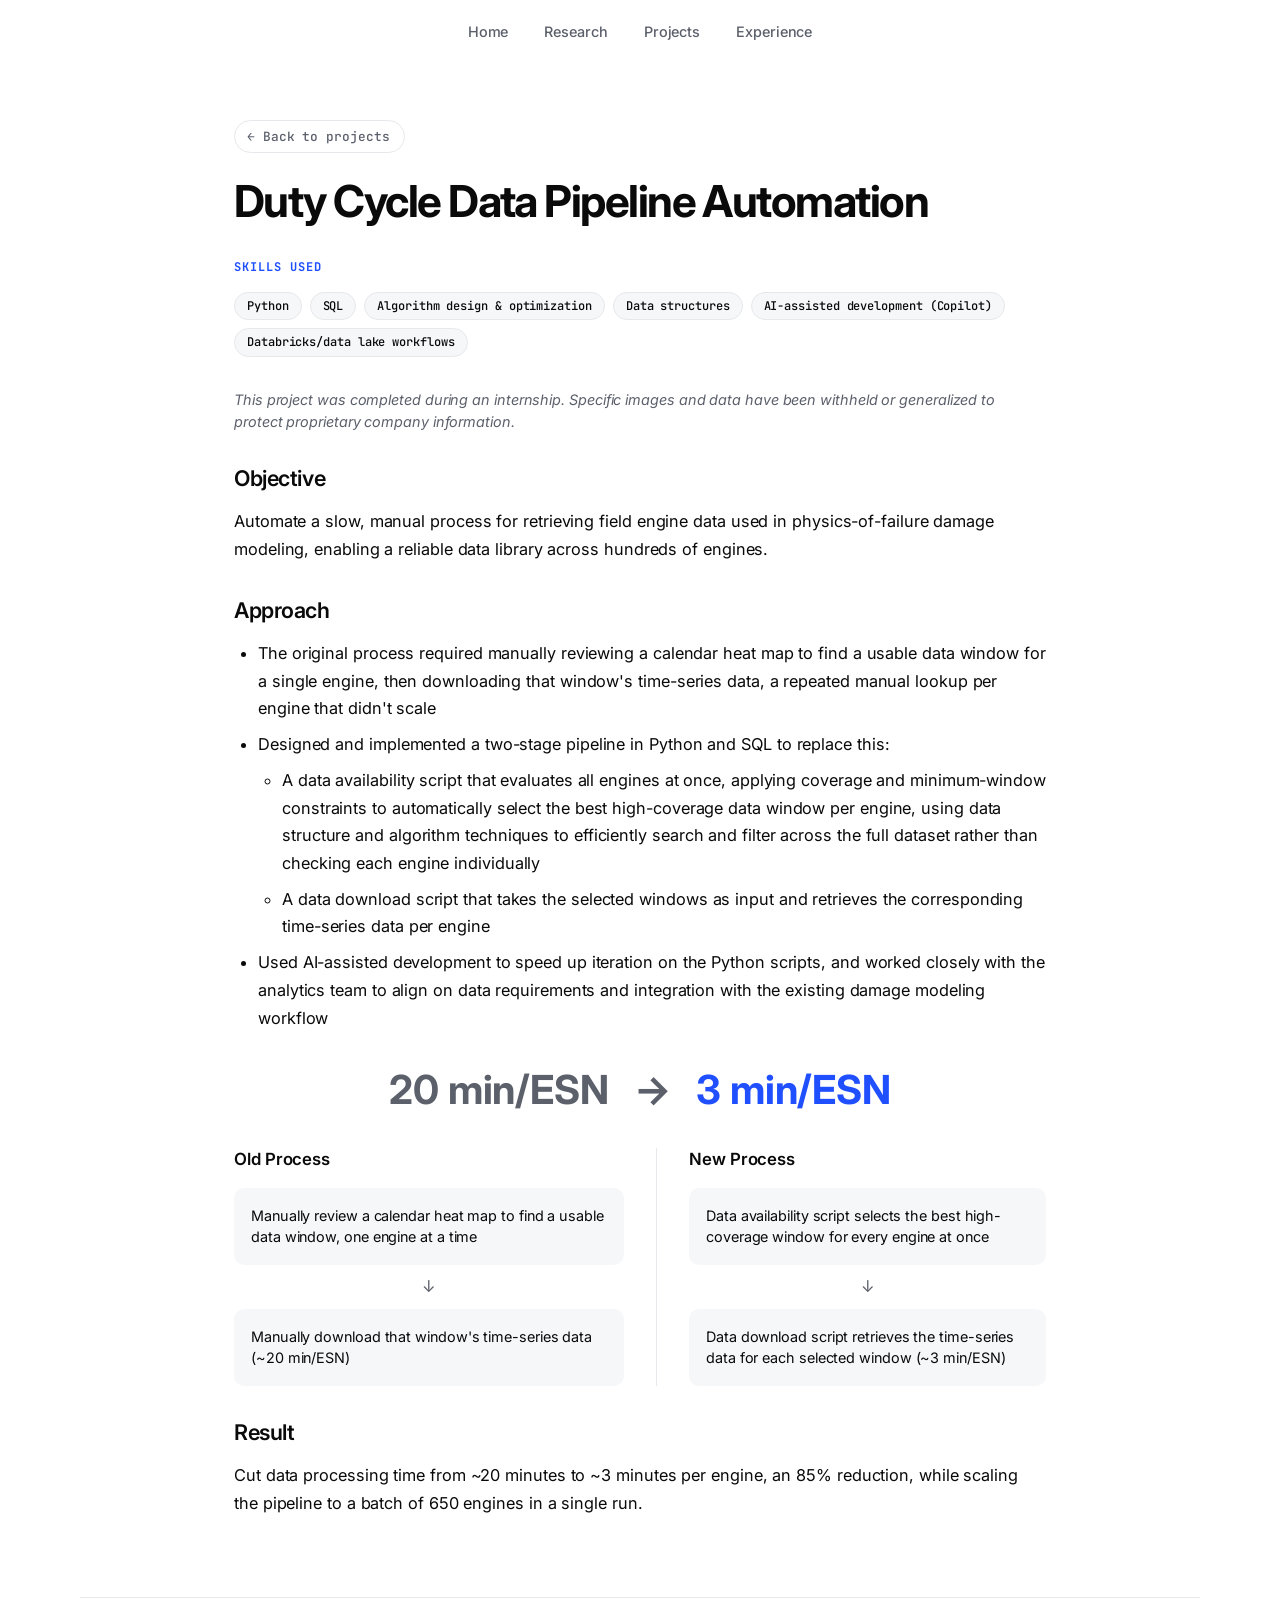
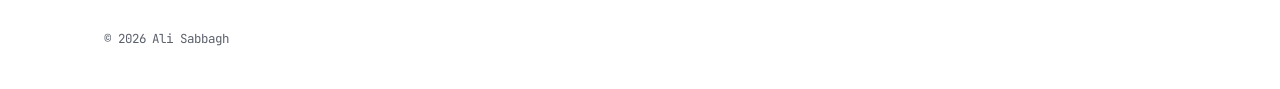
<file: projects/project-3.html>
<!DOCTYPE html>
<html lang="en">
<head>
  <meta charset="UTF-8">
  <meta name="viewport" content="width=device-width, initial-scale=1.0">
  <title>Duty Cycle Data Pipeline Automation — Ali Sabbagh</title>

  <link rel="preconnect" href="https://fonts.googleapis.com">
  <link rel="preconnect" href="https://fonts.gstatic.com" crossorigin>
  <link href="https://fonts.googleapis.com/css2?family=Inter:wght@400;500;600;700&family=JetBrains+Mono:wght@400;500&display=swap" rel="stylesheet">

  <link rel="stylesheet" href="../css/style.css">
</head>
<body>

  <nav class="site-nav">
    <ul class="site-nav__list">
      <li><a class="site-nav__link" href="../index.html#home">Home</a></li>
      <li><a class="site-nav__link" href="../index.html#research">Research</a></li>
      <li><a class="site-nav__link" href="../index.html#projects">Projects</a></li>
      <li><a class="site-nav__link" href="../index.html#experience">Experience</a></li>
    </ul>
  </nav>

  <main>
    <div class="container page-body">

      <a class="back-link" href="../index.html#projects">Back to projects</a>

      <h1 class="page-title">Duty Cycle Data Pipeline Automation</h1>

      <div class="skills-label">Skills used</div>
      <ul class="skills-list">
        <li>Python</li>
        <li>SQL</li>
        <li>Algorithm design &amp; optimization</li>
        <li>Data structures</li>
        <li>AI-assisted development (Copilot)</li>
        <li>Databricks/data lake workflows</li>
      </ul>

      <p class="disclaimer">This project was completed during an internship. Specific images and data have been withheld or generalized to protect proprietary company information.</p>

      <div class="page-content">

        <h2 class="content-heading">Objective</h2>
        <p>
          Automate a slow, manual process for retrieving field engine data
          used in physics-of-failure damage modeling, enabling a reliable
          data library across hundreds of engines.
        </p>

        <h2 class="content-heading">Approach</h2>
        <ul class="content-list">
          <li>The original process required manually reviewing a calendar heat map to find a usable data window for a single engine, then downloading that window's time-series data, a repeated manual lookup per engine that didn't scale</li>
          <li>
            Designed and implemented a two-stage pipeline in Python and SQL to replace this:
            <ul class="content-list">
              <li>A data availability script that evaluates all engines at once, applying coverage and minimum-window constraints to automatically select the best high-coverage data window per engine, using data structure and algorithm techniques to efficiently search and filter across the full dataset rather than checking each engine individually</li>
              <li>A data download script that takes the selected windows as input and retrieves the corresponding time-series data per engine</li>
            </ul>
          </li>
          <li>Used AI-assisted development to speed up iteration on the Python scripts, and worked closely with the analytics team to align on data requirements and integration with the existing damage modeling workflow</li>
        </ul>

        <div class="stat-highlight">
          <span class="stat-highlight__before">20 min/ESN</span>
          <span class="stat-highlight__arrow">&rarr;</span>
          <span class="stat-highlight__after">3 min/ESN</span>
        </div>

        <div class="flow">
          <div class="flow__column">
            <div class="flow__column-title">Old Process</div>
            <div class="flow__step">Manually review a calendar heat map to find a usable data window, one engine at a time</div>
            <div class="flow__arrow">&darr;</div>
            <div class="flow__step">Manually download that window's time-series data (~20 min/ESN)</div>
          </div>
          <div class="flow__column flow__column--new">
            <div class="flow__column-title">New Process</div>
            <div class="flow__step">Data availability script selects the best high-coverage window for every engine at once</div>
            <div class="flow__arrow">&darr;</div>
            <div class="flow__step">Data download script retrieves the time-series data for each selected window (~3 min/ESN)</div>
          </div>
        </div>

        <h2 class="content-heading">Result</h2>
        <p>
          Cut data processing time from ~20 minutes to ~3 minutes per
          engine, an 85% reduction, while scaling the pipeline to a batch
          of 650 engines in a single run.
        </p>

      </div>

    </div>
  </main>

  <footer class="site-footer">
    <p>&copy; 2026 Ali Sabbagh</p>
  </footer>

  <script src="../js/main.js"></script>
</body>
</html>
</file>
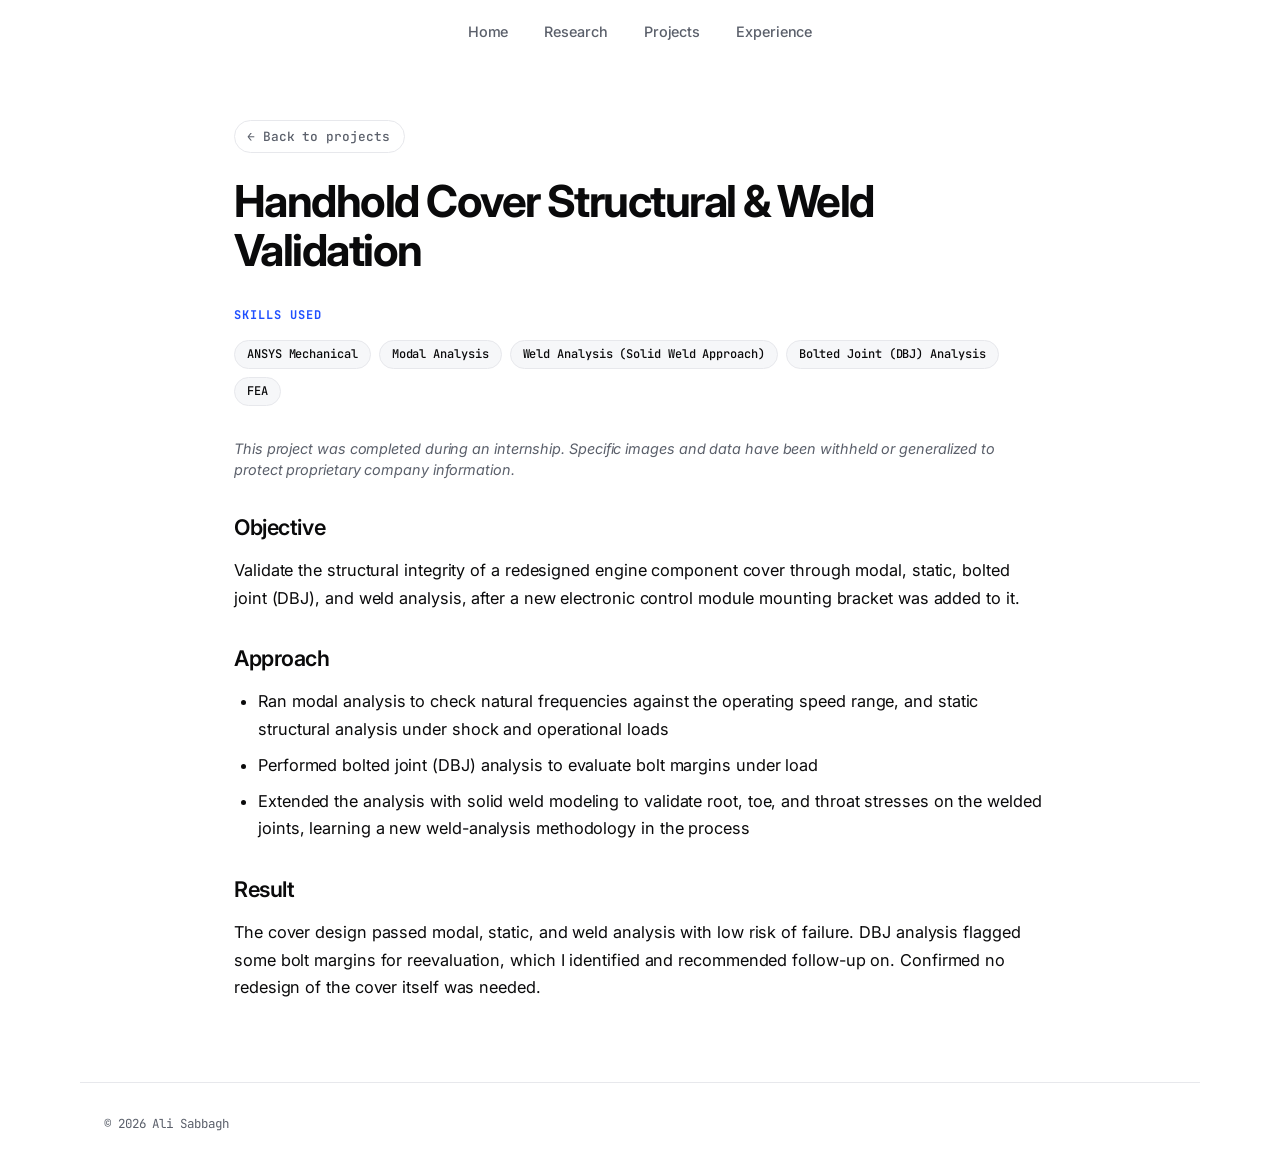
<file: projects/project-4.html>
<!DOCTYPE html>
<html lang="en">
<head>
  <meta charset="UTF-8">
  <meta name="viewport" content="width=device-width, initial-scale=1.0">
  <title>Handhold Cover Structural & Weld Validation — Ali Sabbagh</title>

  <link rel="preconnect" href="https://fonts.googleapis.com">
  <link rel="preconnect" href="https://fonts.gstatic.com" crossorigin>
  <link href="https://fonts.googleapis.com/css2?family=Inter:wght@400;500;600;700&family=JetBrains+Mono:wght@400;500&display=swap" rel="stylesheet">

  <link rel="stylesheet" href="../css/style.css">
</head>
<body>

  <nav class="site-nav">
    <ul class="site-nav__list">
      <li><a class="site-nav__link" href="../index.html#home">Home</a></li>
      <li><a class="site-nav__link" href="../index.html#research">Research</a></li>
      <li><a class="site-nav__link" href="../index.html#projects">Projects</a></li>
      <li><a class="site-nav__link" href="../index.html#experience">Experience</a></li>
    </ul>
  </nav>

  <main>
    <div class="container page-body">

      <a class="back-link" href="../index.html#projects">Back to projects</a>

      <h1 class="page-title">Handhold Cover Structural &amp; Weld Validation</h1>

      <div class="skills-label">Skills used</div>
      <ul class="skills-list">
        <li>ANSYS Mechanical</li>
        <li>Modal Analysis</li>
        <li>Weld Analysis (Solid Weld Approach)</li>
        <li>Bolted Joint (DBJ) Analysis</li>
        <li>FEA</li>
      </ul>

      <p class="disclaimer">This project was completed during an internship. Specific images and data have been withheld or generalized to protect proprietary company information.</p>

      <div class="page-content">

        <h2 class="content-heading">Objective</h2>
        <p>
          Validate the structural integrity of a redesigned engine component
          cover through modal, static, bolted joint (DBJ), and weld
          analysis, after a new electronic control module mounting bracket
          was added to it.
        </p>

        <h2 class="content-heading">Approach</h2>
        <ul class="content-list">
          <li>Ran modal analysis to check natural frequencies against the operating speed range, and static structural analysis under shock and operational loads</li>
          <li>Performed bolted joint (DBJ) analysis to evaluate bolt margins under load</li>
          <li>Extended the analysis with solid weld modeling to validate root, toe, and throat stresses on the welded joints, learning a new weld-analysis methodology in the process</li>
        </ul>

        <h2 class="content-heading">Result</h2>
        <p>
          The cover design passed modal, static, and weld analysis with low
          risk of failure. DBJ analysis flagged some bolt margins for
          reevaluation, which I identified and recommended follow-up on.
          Confirmed no redesign of the cover itself was needed.
        </p>

      </div>

    </div>
  </main>

  <footer class="site-footer">
    <p>&copy; 2026 Ali Sabbagh</p>
  </footer>

  <script src="../js/main.js"></script>
</body>
</html>
</file>
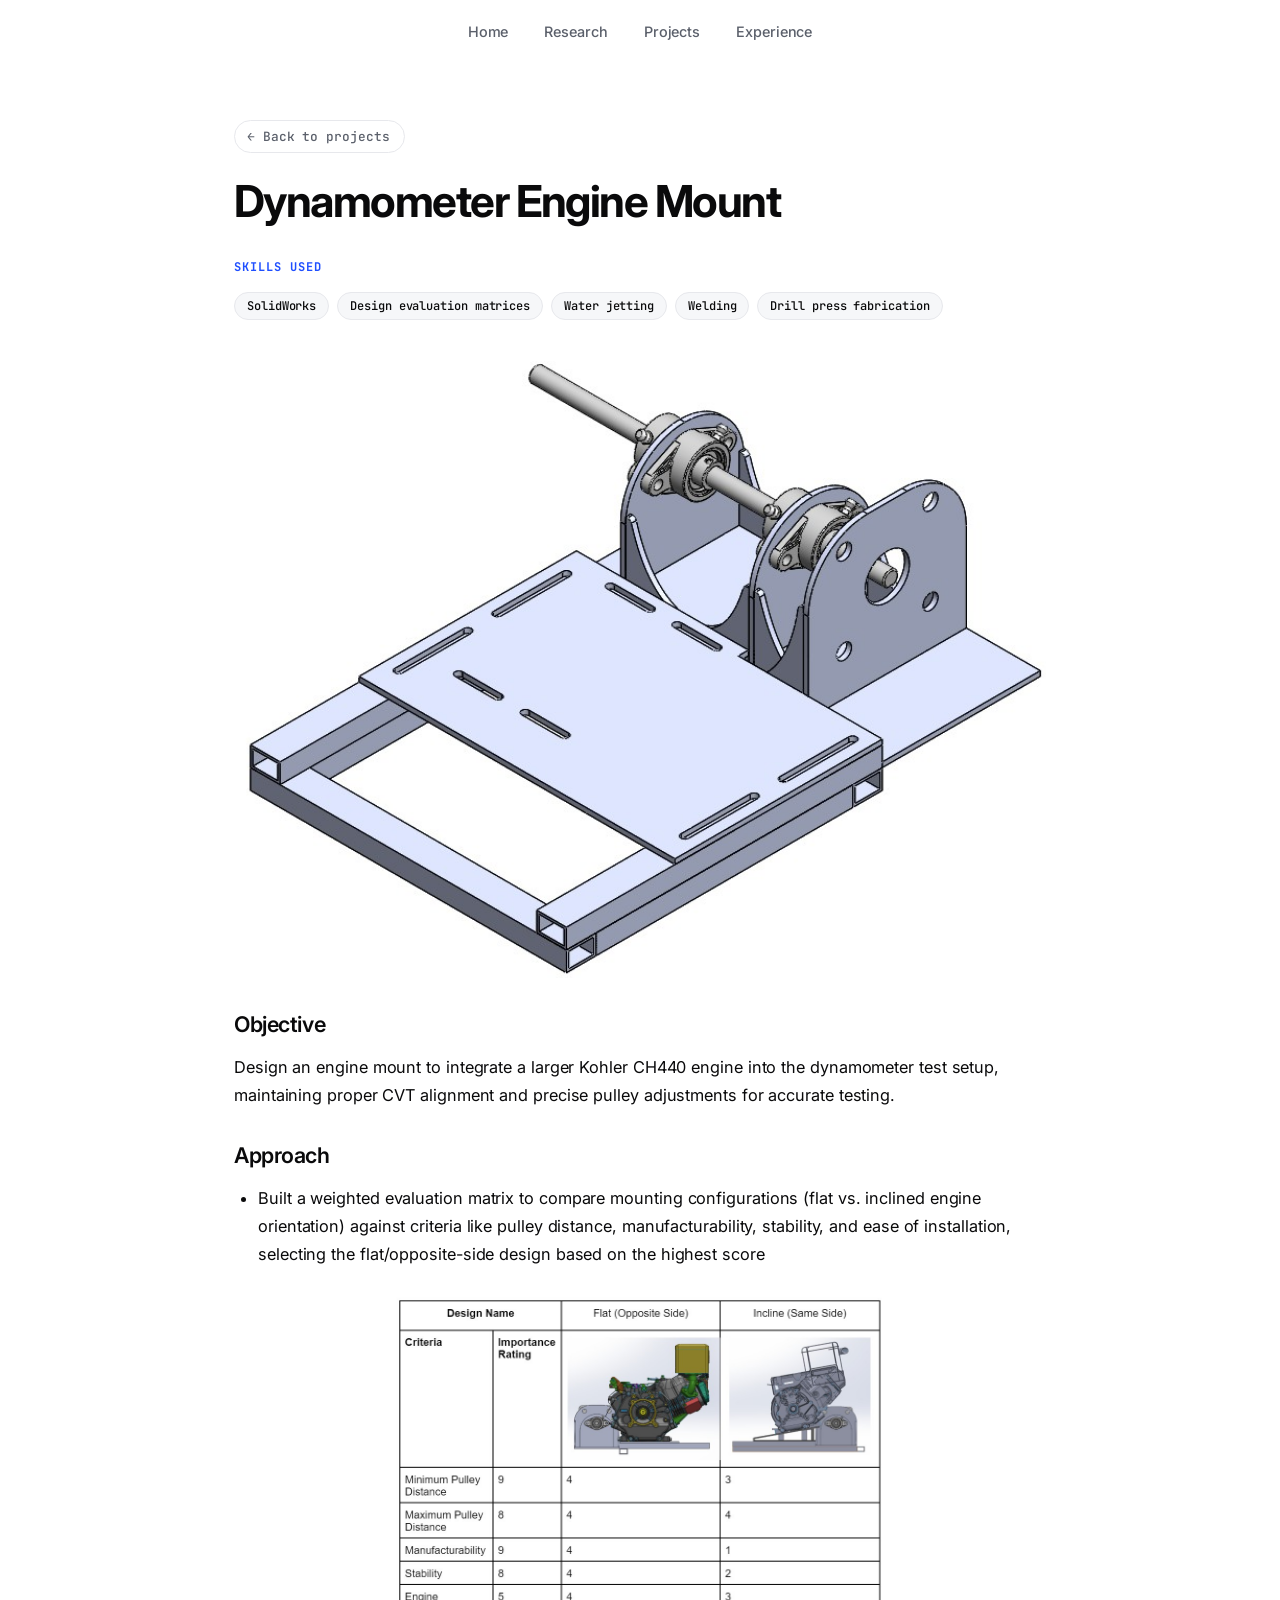
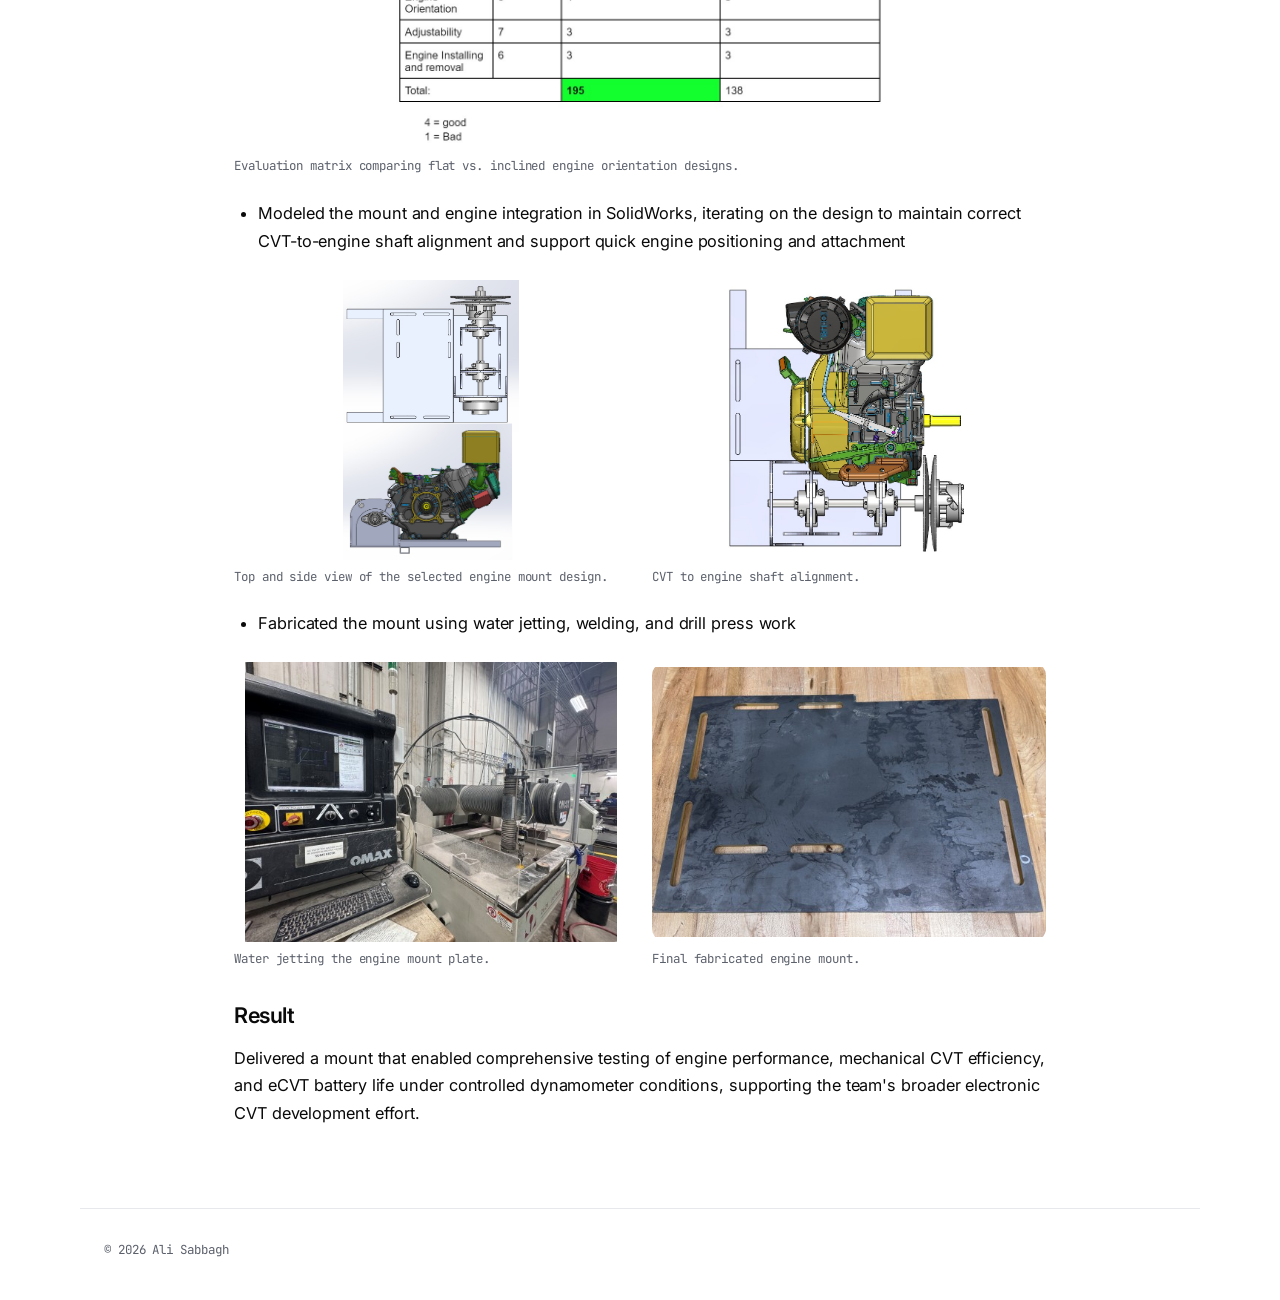
<file: projects/project-5.html>
<!DOCTYPE html>
<html lang="en">
<head>
  <meta charset="UTF-8">
  <meta name="viewport" content="width=device-width, initial-scale=1.0">
  <title>Dynamometer Engine Mount — Ali Sabbagh</title>

  <link rel="preconnect" href="https://fonts.googleapis.com">
  <link rel="preconnect" href="https://fonts.gstatic.com" crossorigin>
  <link href="https://fonts.googleapis.com/css2?family=Inter:wght@400;500;600;700&family=JetBrains+Mono:wght@400;500&display=swap" rel="stylesheet">

  <link rel="stylesheet" href="../css/style.css">
</head>
<body>

  <nav class="site-nav">
    <ul class="site-nav__list">
      <li><a class="site-nav__link" href="../index.html#home">Home</a></li>
      <li><a class="site-nav__link" href="../index.html#research">Research</a></li>
      <li><a class="site-nav__link" href="../index.html#projects">Projects</a></li>
      <li><a class="site-nav__link" href="../index.html#experience">Experience</a></li>
    </ul>
  </nav>

  <main>
    <div class="container page-body">

      <a class="back-link" href="../index.html#projects">Back to projects</a>

      <h1 class="page-title">Dynamometer Engine Mount</h1>

      <div class="skills-label">Skills used</div>
      <ul class="skills-list">
        <li>SolidWorks</li>
        <li>Design evaluation matrices</li>
        <li>Water jetting</li>
        <li>Welding</li>
        <li>Drill press fabrication</li>
      </ul>

      <div class="page-content">

        <figure class="content-figure">
          <img class="content-image content-image--contain" src="../images/dynoCad.svg" alt="Full CAD render of the dynamometer mount assembly">
        </figure>

        <h2 class="content-heading">Objective</h2>
        <p>
          Design an engine mount to integrate a larger Kohler CH440 engine
          into the dynamometer test setup, maintaining proper CVT alignment
          and precise pulley adjustments for accurate testing.
        </p>

        <h2 class="content-heading">Approach</h2>
        <ul class="content-list">
          <li>Built a weighted evaluation matrix to compare mounting configurations (flat vs. inclined engine orientation) against criteria like pulley distance, manufacturability, stability, and ease of installation, selecting the flat/opposite-side design based on the highest score</li>
        </ul>

        <figure class="content-figure">
          <img class="content-image content-image--contain" src="../images/evaMatrix.svg" alt="Weighted evaluation matrix comparing mounting configurations">
          <figcaption class="content-caption">Evaluation matrix comparing flat vs. inclined engine orientation designs.</figcaption>
        </figure>

        <ul class="content-list">
          <li>Modeled the mount and engine integration in SolidWorks, iterating on the design to maintain correct CVT-to-engine shaft alignment and support quick engine positioning and attachment</li>
        </ul>

        <div class="image-pair">
          <figure class="content-figure">
            <img class="content-image content-image--contain" src="../images/topSide.svg" alt="Top and side view of the selected engine mount design">
            <figcaption class="content-caption">Top and side view of the selected engine mount design.</figcaption>
          </figure>
          <figure class="content-figure">
            <img class="content-image content-image--contain" src="../images/Alignment.svg" alt="CVT to engine shaft alignment CAD view">
            <figcaption class="content-caption">CVT to engine shaft alignment.</figcaption>
          </figure>
        </div>

        <ul class="content-list">
          <li>Fabricated the mount using water jetting, welding, and drill press work</li>
        </ul>

        <div class="image-pair">
          <figure class="content-figure">
            <img class="content-image content-image--contain" src="../images/waterjet.svg" alt="Water jetting the engine mount plate">
            <figcaption class="content-caption">Water jetting the engine mount plate.</figcaption>
          </figure>
          <figure class="content-figure">
            <img class="content-image content-image--contain" src="../images/engineMount.svg" alt="Final fabricated engine mount">
            <figcaption class="content-caption">Final fabricated engine mount.</figcaption>
          </figure>
        </div>

        <h2 class="content-heading">Result</h2>
        <p>
          Delivered a mount that enabled comprehensive testing of engine
          performance, mechanical CVT efficiency, and eCVT battery life
          under controlled dynamometer conditions, supporting the team's
          broader electronic CVT development effort.
        </p>

      </div>

    </div>
  </main>

  <footer class="site-footer">
    <p>&copy; 2026 Ali Sabbagh</p>
  </footer>

  <script src="../js/main.js"></script>
</body>
</html>
</file>
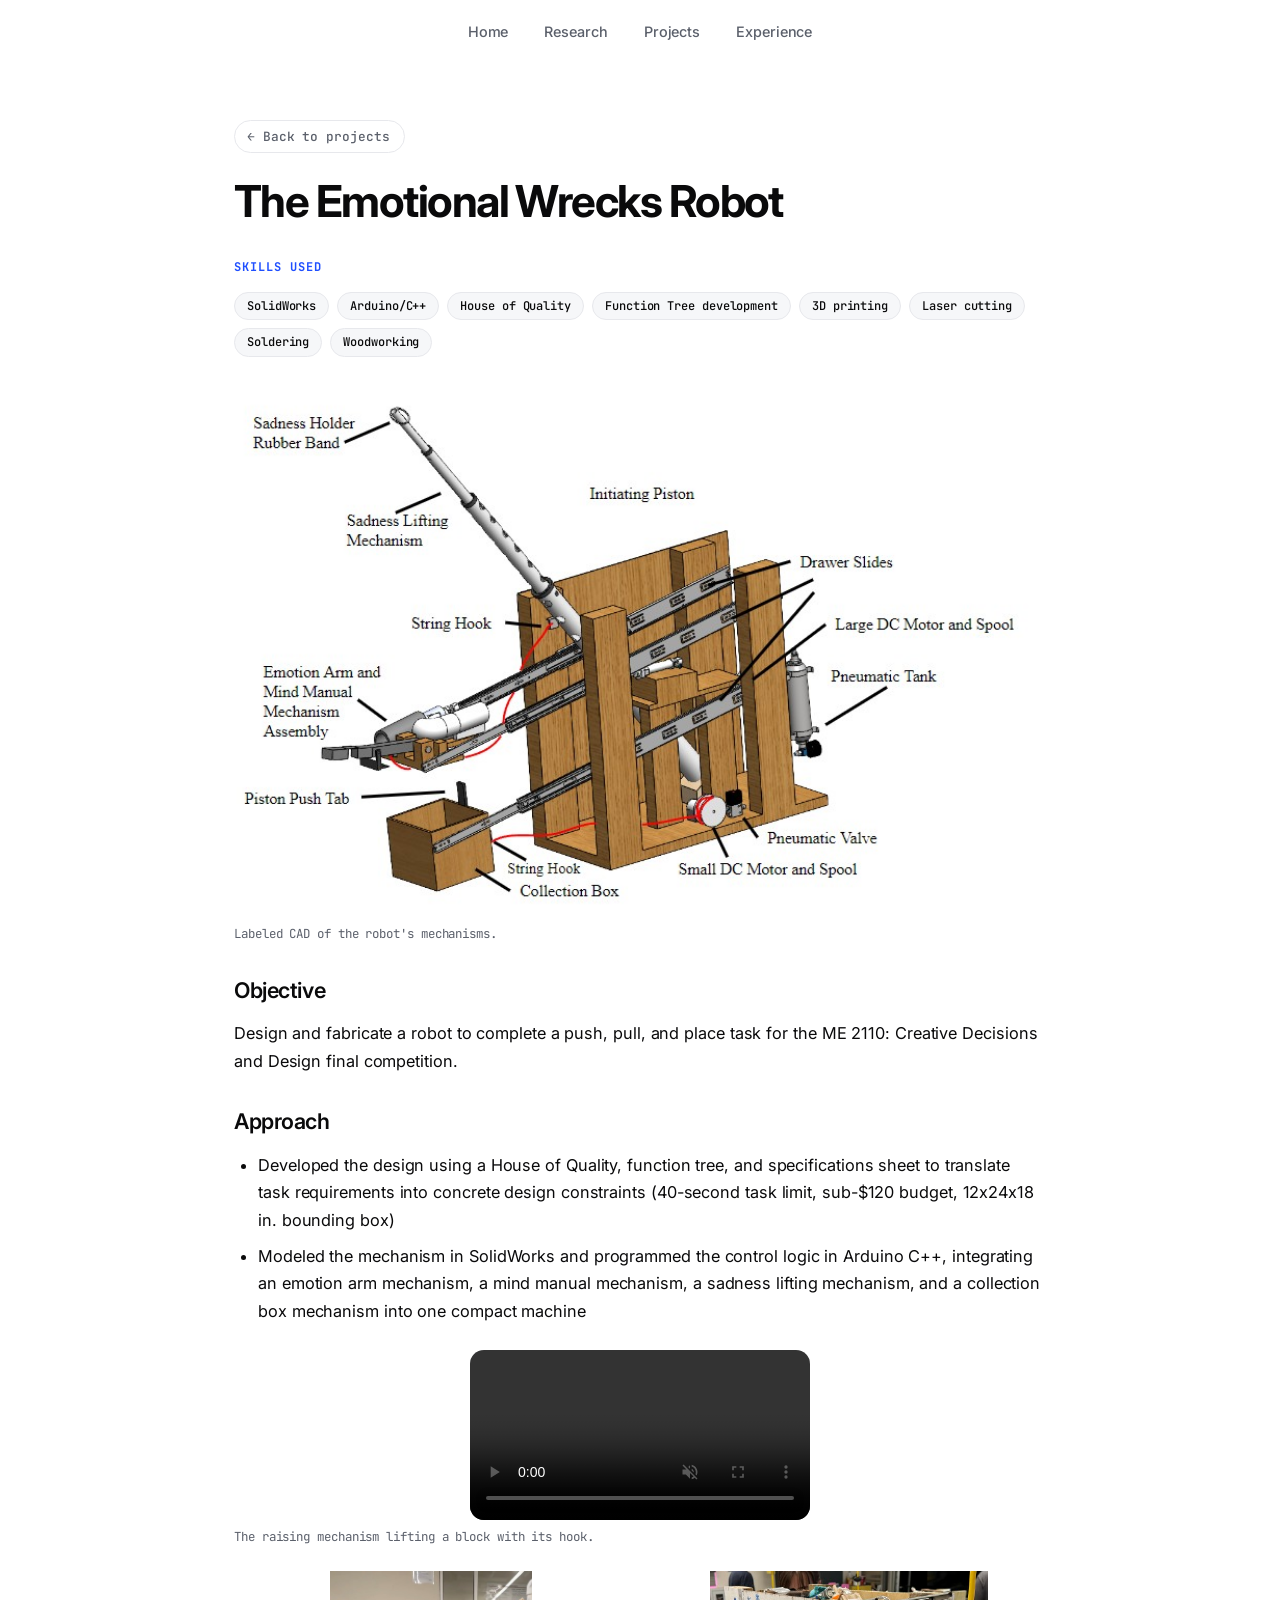
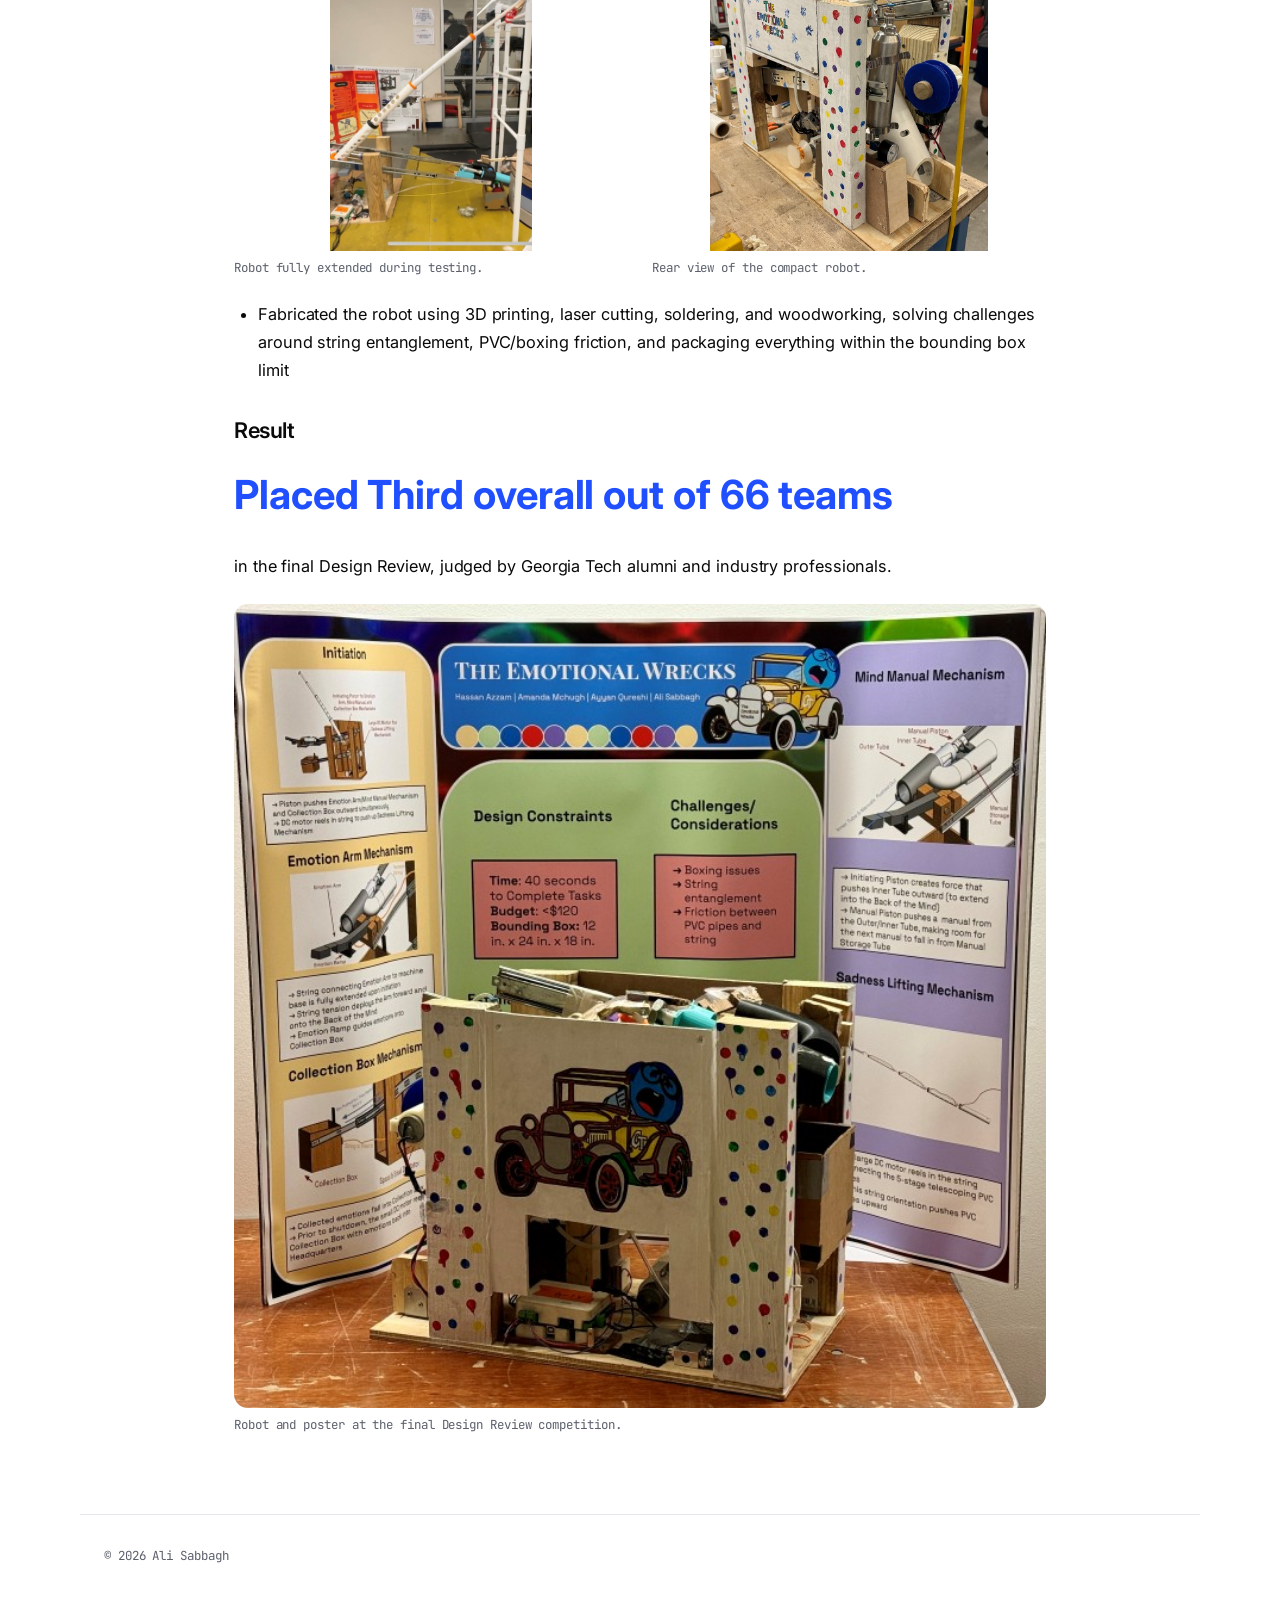
<file: projects/project-6.html>
<!DOCTYPE html>
<html lang="en">
<head>
  <meta charset="UTF-8">
  <meta name="viewport" content="width=device-width, initial-scale=1.0">
  <title>The Emotional Wrecks Robot — Ali Sabbagh</title>

  <link rel="preconnect" href="https://fonts.googleapis.com">
  <link rel="preconnect" href="https://fonts.gstatic.com" crossorigin>
  <link href="https://fonts.googleapis.com/css2?family=Inter:wght@400;500;600;700&family=JetBrains+Mono:wght@400;500&display=swap" rel="stylesheet">

  <link rel="stylesheet" href="../css/style.css">
</head>
<body>

  <nav class="site-nav">
    <ul class="site-nav__list">
      <li><a class="site-nav__link" href="../index.html#home">Home</a></li>
      <li><a class="site-nav__link" href="../index.html#research">Research</a></li>
      <li><a class="site-nav__link" href="../index.html#projects">Projects</a></li>
      <li><a class="site-nav__link" href="../index.html#experience">Experience</a></li>
    </ul>
  </nav>

  <main>
    <div class="container page-body">

      <a class="back-link" href="../index.html#projects">Back to projects</a>

      <h1 class="page-title">The Emotional Wrecks Robot</h1>

      <div class="skills-label">Skills used</div>
      <ul class="skills-list">
        <li>SolidWorks</li>
        <li>Arduino/C++</li>
        <li>House of Quality</li>
        <li>Function Tree development</li>
        <li>3D printing</li>
        <li>Laser cutting</li>
        <li>Soldering</li>
        <li>Woodworking</li>
      </ul>

      <div class="page-content">

        <figure class="content-figure">
          <img class="content-image content-image--contain" src="../images/labeledCad.svg" alt="Labeled CAD diagram of the robot's full mechanism">
          <figcaption class="content-caption">Labeled CAD of the robot's mechanisms.</figcaption>
        </figure>

        <h2 class="content-heading">Objective</h2>
        <p>
          Design and fabricate a robot to complete a push, pull, and place
          task for the ME 2110: Creative Decisions and Design final
          competition.
        </p>

        <h2 class="content-heading">Approach</h2>
        <ul class="content-list">
          <li>Developed the design using a House of Quality, function tree, and specifications sheet to translate task requirements into concrete design constraints (40-second task limit, sub-$120 budget, 12x24x18 in. bounding box)</li>
          <li>Modeled the mechanism in SolidWorks and programmed the control logic in Arduino C++, integrating an emotion arm mechanism, a mind manual mechanism, a sadness lifting mechanism, and a collection box mechanism into one compact machine</li>
        </ul>

        <figure class="content-figure">
          <video class="content-video content-video--tall" controls muted playsinline preload="metadata">
            <source src="../images/emotional-wrecks-raising-mechanism.mp4" type="video/mp4">
            Your browser does not support playback of this video format.
          </video>
          <figcaption class="content-caption">The raising mechanism lifting a block with its hook.</figcaption>
        </figure>

        <div class="image-pair">
          <figure class="content-figure">
            <img class="content-image content-image--contain" src="../images/fullExtend.svg" alt="Robot fully extended during testing">
            <figcaption class="content-caption">Robot fully extended during testing.</figcaption>
          </figure>
          <figure class="content-figure">
            <img class="content-image content-image--contain" src="../images/rear.svg" alt="Rear view of the compact robot">
            <figcaption class="content-caption">Rear view of the compact robot.</figcaption>
          </figure>
        </div>

        <ul class="content-list">
          <li>Fabricated the robot using 3D printing, laser cutting, soldering, and woodworking, solving challenges around string entanglement, PVC/boxing friction, and packaging everything within the bounding box limit</li>
        </ul>

        <h2 class="content-heading">Result</h2>
        <p class="result-highlight">Placed Third overall out of 66 teams</p>
        <p>
          in the final Design Review, judged by Georgia Tech alumni and
          industry professionals.
        </p>

        <figure class="content-figure">
          <img class="content-image content-image--contain" src="../images/designReview.svg" alt="Robot and poster at the final Design Review competition">
          <figcaption class="content-caption">Robot and poster at the final Design Review competition.</figcaption>
        </figure>

      </div>

    </div>
  </main>

  <footer class="site-footer">
    <p>&copy; 2026 Ali Sabbagh</p>
  </footer>

  <script src="../js/main.js"></script>
</body>
</html>
</file>
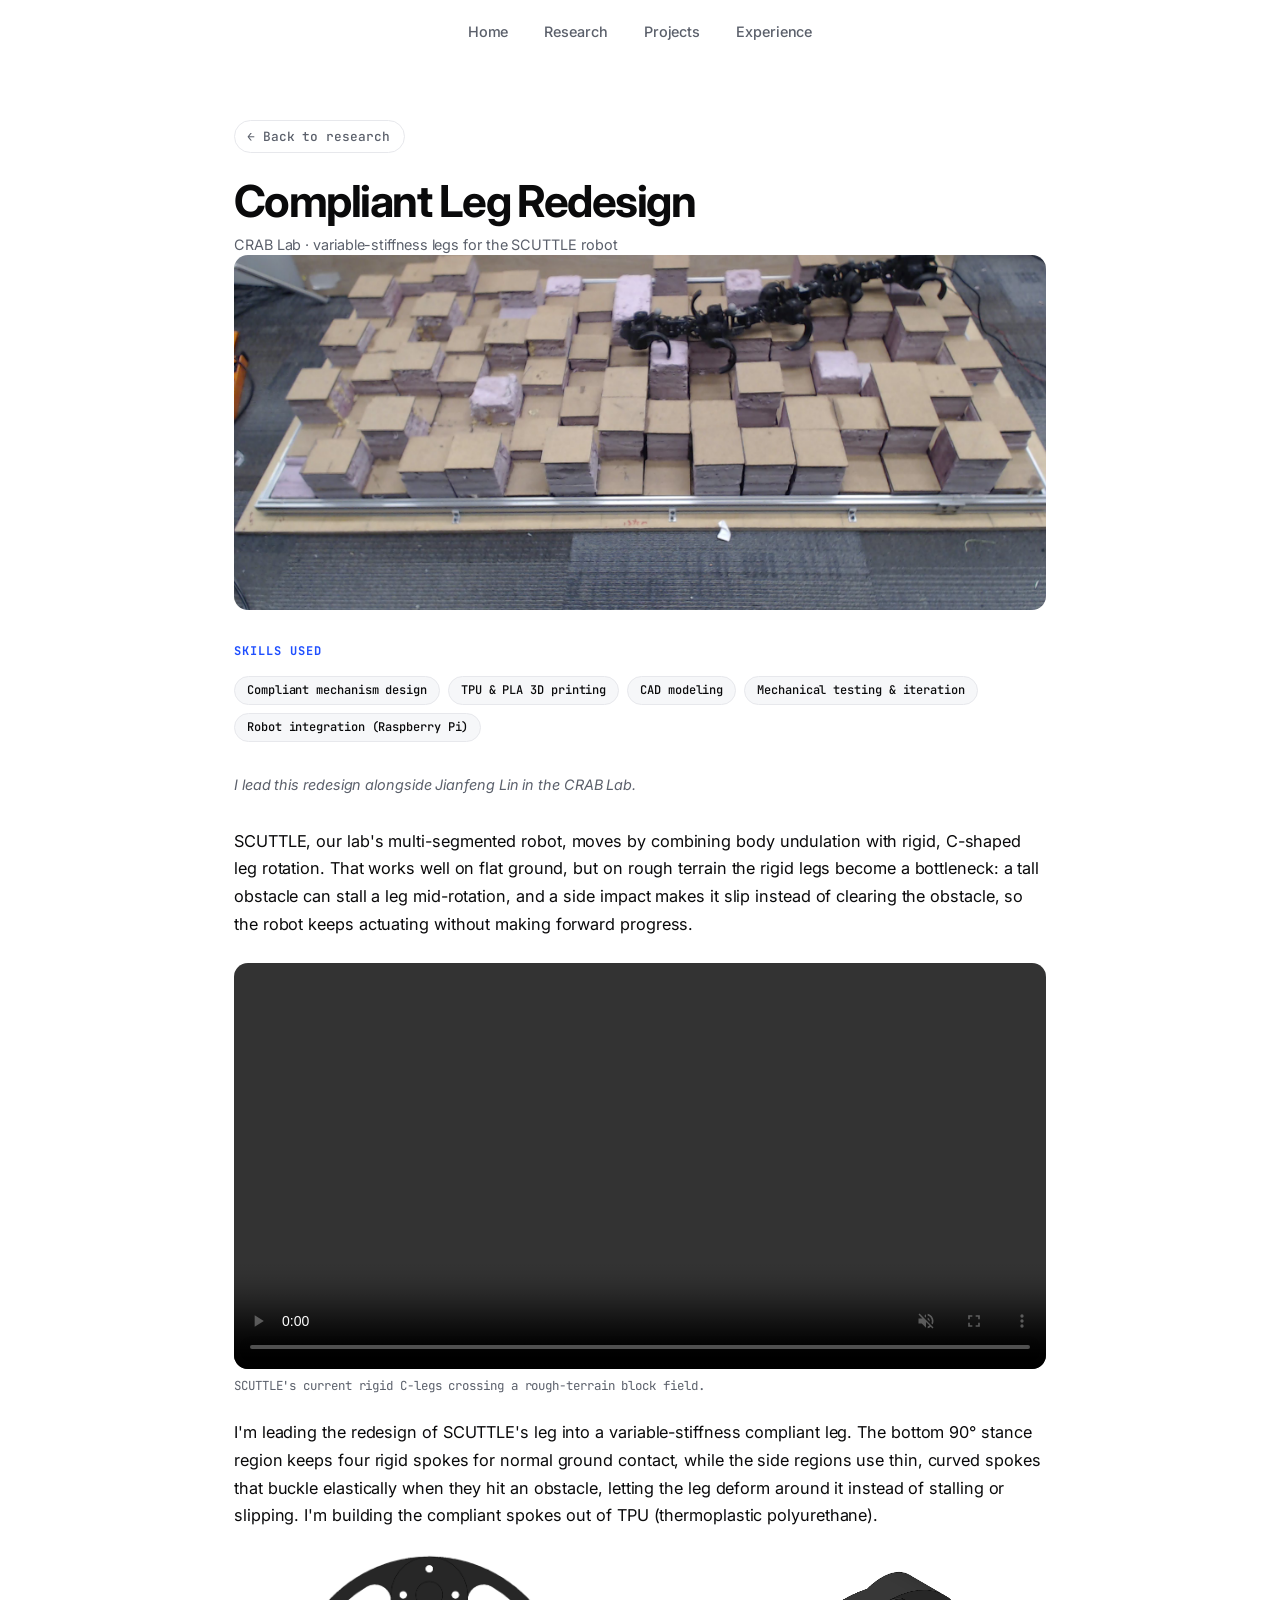
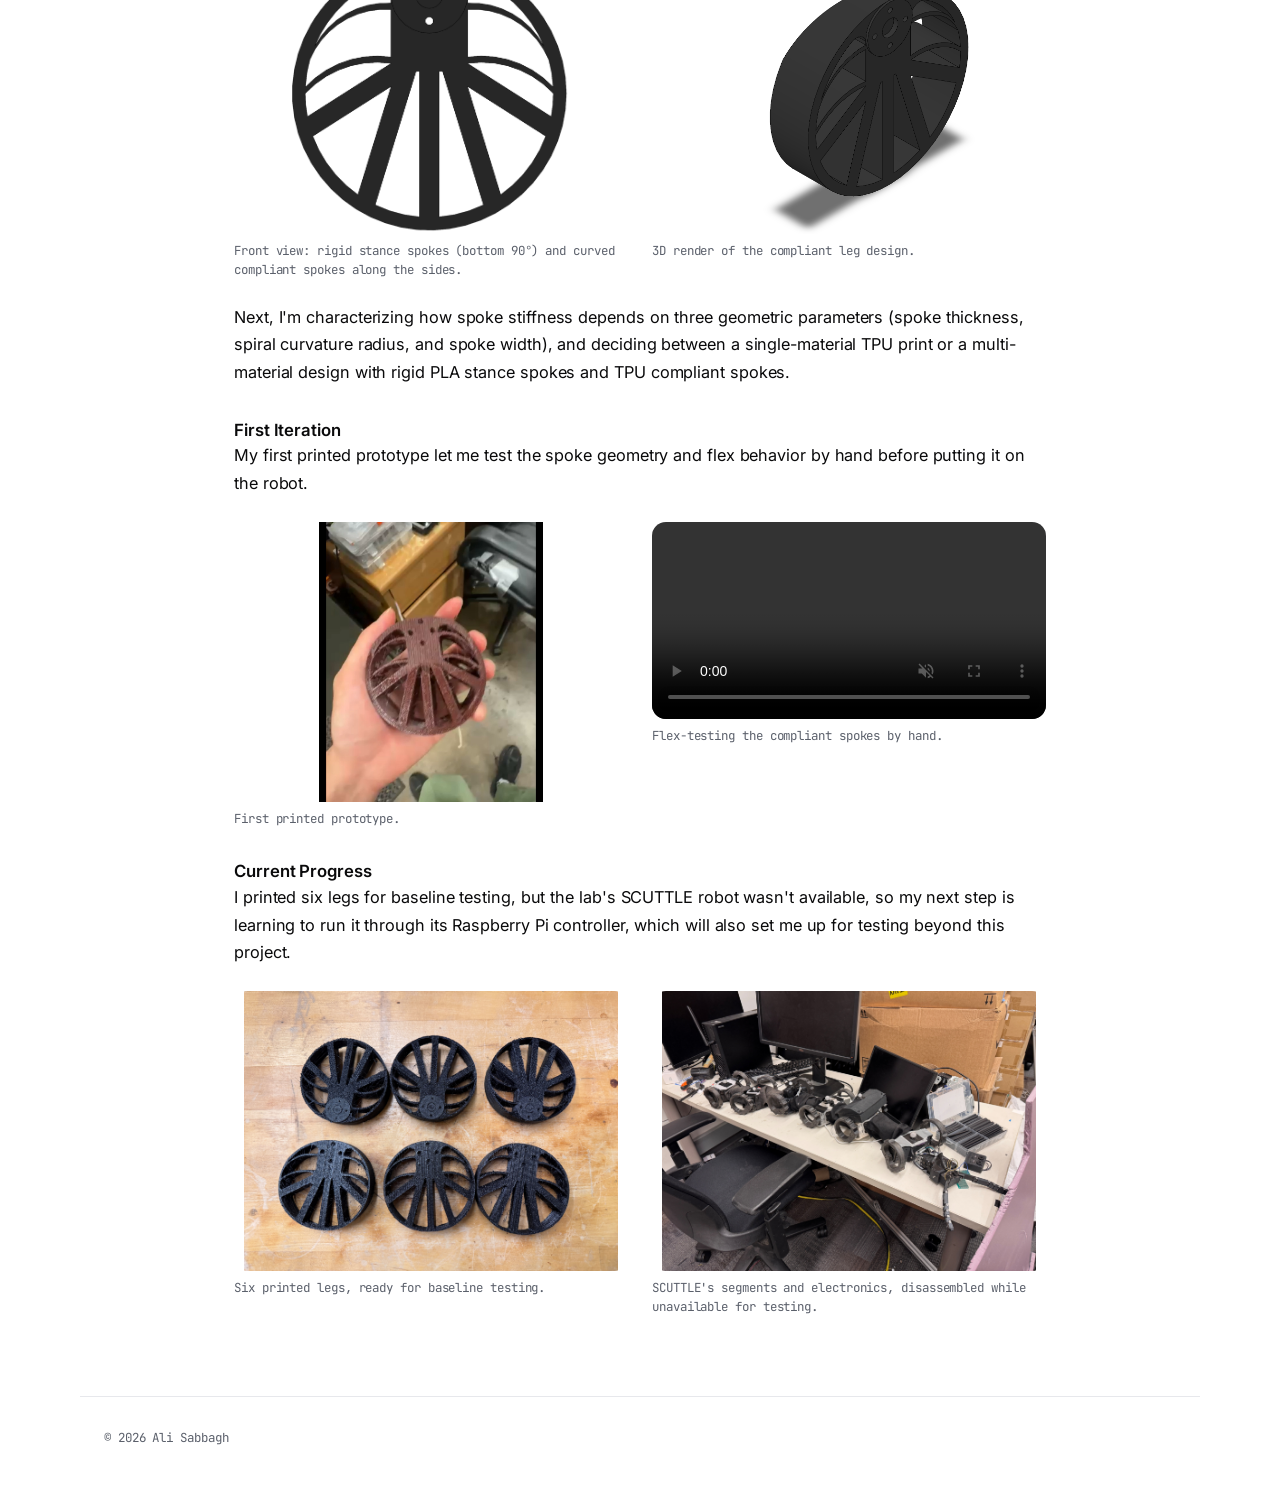
<file: research/crab-compliant-leg.html>
<!DOCTYPE html>
<html lang="en">
<head>
  <meta charset="UTF-8">
  <meta name="viewport" content="width=device-width, initial-scale=1.0">
  <title>Compliant Leg Redesign — Ali Sabbagh</title>

  <link rel="preconnect" href="https://fonts.googleapis.com">
  <link rel="preconnect" href="https://fonts.gstatic.com" crossorigin>
  <link href="https://fonts.googleapis.com/css2?family=Inter:wght@400;500;600;700&family=JetBrains+Mono:wght@400;500&display=swap" rel="stylesheet">

  <link rel="stylesheet" href="../css/style.css">
</head>
<body>

  <nav class="site-nav">
    <ul class="site-nav__list">
      <li><a class="site-nav__link" href="../index.html#home">Home</a></li>
      <li><a class="site-nav__link" href="../index.html#research">Research</a></li>
      <li><a class="site-nav__link" href="../index.html#projects">Projects</a></li>
      <li><a class="site-nav__link" href="../index.html#experience">Experience</a></li>
    </ul>
  </nav>

  <main>
    <div class="container page-body">

      <a class="back-link" href="../index.html#crab">Back to research</a>

      <h1 class="page-title page-title--with-subtitle">Compliant Leg Redesign</h1>
      <p class="page-header__subtitle">CRAB Lab · variable-stiffness legs for the SCUTTLE robot</p>

      <img class="page-hero" src="../images/crab-scuttle-rough-terrain.png" alt="SCUTTLE, a multi-segmented centipede-inspired robot, crossing a field of uneven wooden blocks used to simulate rough terrain">

      <div class="page-content">

        <div class="skills-label">Skills used</div>
        <ul class="skills-list">
          <li>Compliant mechanism design</li>
          <li>TPU &amp; PLA 3D printing</li>
          <li>CAD modeling</li>
          <li>Mechanical testing &amp; iteration</li>
          <li>Robot integration (Raspberry Pi)</li>
        </ul>

        <p class="disclaimer">I lead this redesign alongside Jianfeng Lin in the CRAB Lab.</p>

        <p>
          SCUTTLE, our lab's multi-segmented robot, moves by combining body
          undulation with rigid, C-shaped leg rotation. That works well on
          flat ground, but on rough terrain the rigid legs become a
          bottleneck: a tall obstacle can stall a leg mid-rotation, and a
          side impact makes it slip instead of clearing the obstacle, so the
          robot keeps actuating without making forward progress.
        </p>
        <figure class="content-figure">
          <video class="content-video" controls muted preload="metadata">
            <source src="../images/crab-scuttle-rough-terrain.mp4" type="video/mp4">
            Your browser does not support playback of this video format.
          </video>
          <figcaption class="content-caption">SCUTTLE's current rigid C-legs crossing a rough-terrain block field.</figcaption>
        </figure>

        <p>
          I'm leading the redesign of SCUTTLE's leg into a variable-stiffness
          compliant leg. The bottom 90&deg; stance region keeps four rigid
          spokes for normal ground contact, while the side regions use thin,
          curved spokes that buckle elastically when they hit an obstacle,
          letting the leg deform around it instead of stalling or slipping.
          I'm building the compliant spokes out of TPU (thermoplastic
          polyurethane).
        </p>
        <div class="image-pair">
          <figure class="content-figure">
            <img class="content-image" src="../images/crab-compliant-leg-front.png" alt="Front-view silhouette of the compliant leg design, showing the rigid stance spokes and the curved compliant spokes along the sides">
            <figcaption class="content-caption">Front view: rigid stance spokes (bottom 90&deg;) and curved compliant spokes along the sides.</figcaption>
          </figure>
          <figure class="content-figure">
            <img class="content-image" src="../images/crab-compliant-leg-3d.png" alt="3D isometric render of the compliant leg design">
            <figcaption class="content-caption">3D render of the compliant leg design.</figcaption>
          </figure>
        </div>
        <p>
          Next, I'm characterizing how spoke stiffness depends on three
          geometric parameters &#40;spoke thickness, spiral curvature radius,
          and spoke width&#41;, and deciding between a single-material TPU
          print or a multi-material design with rigid PLA stance spokes and
          TPU compliant spokes.
        </p>

        <h3 class="content-subheading">First Iteration</h3>
        <p>
          My first printed prototype let me test the spoke geometry and flex
          behavior by hand before putting it on the robot.
        </p>
        <div class="image-pair">
          <figure class="content-figure">
            <img class="content-image" src="../images/crab-compliant-leg-prototype-hand.jpg" alt="Hand holding the first printed compliant leg prototype">
            <figcaption class="content-caption">First printed prototype.</figcaption>
          </figure>
          <figure class="content-figure">
            <video class="content-video" controls muted preload="metadata">
              <source src="../images/crab-compliant-leg-flex-test.mp4" type="video/mp4">
              Your browser does not support playback of this video format.
            </video>
            <figcaption class="content-caption">Flex-testing the compliant spokes by hand.</figcaption>
          </figure>
        </div>

        <h3 class="content-subheading">Current Progress</h3>
        <p>
          I printed six legs for baseline testing, but the lab's SCUTTLE
          robot wasn't available, so my next step is learning to run it
          through its Raspberry Pi controller, which will also set me up
          for testing beyond this project.
        </p>
        <div class="image-pair">
          <figure class="content-figure">
            <img class="content-image content-image--contain" src="../images/crab-compliant-leg-six-printed.jpg" alt="Six printed compliant legs laid out on a workbench for baseline testing">
            <figcaption class="content-caption">Six printed legs, ready for baseline testing.</figcaption>
          </figure>
          <figure class="content-figure">
            <img class="content-image content-image--contain" src="../images/crab-scuttle-disassembled-desk.jpg" alt="SCUTTLE's disassembled segments and electronics laid out on a desk">
            <figcaption class="content-caption">SCUTTLE's segments and electronics, disassembled while unavailable for testing.</figcaption>
          </figure>
        </div>

      </div>

    </div>
  </main>

  <footer class="site-footer">
    <p>&copy; 2026 Ali Sabbagh</p>
  </footer>

  <script src="../js/main.js"></script>
</body>
</html>
</file>
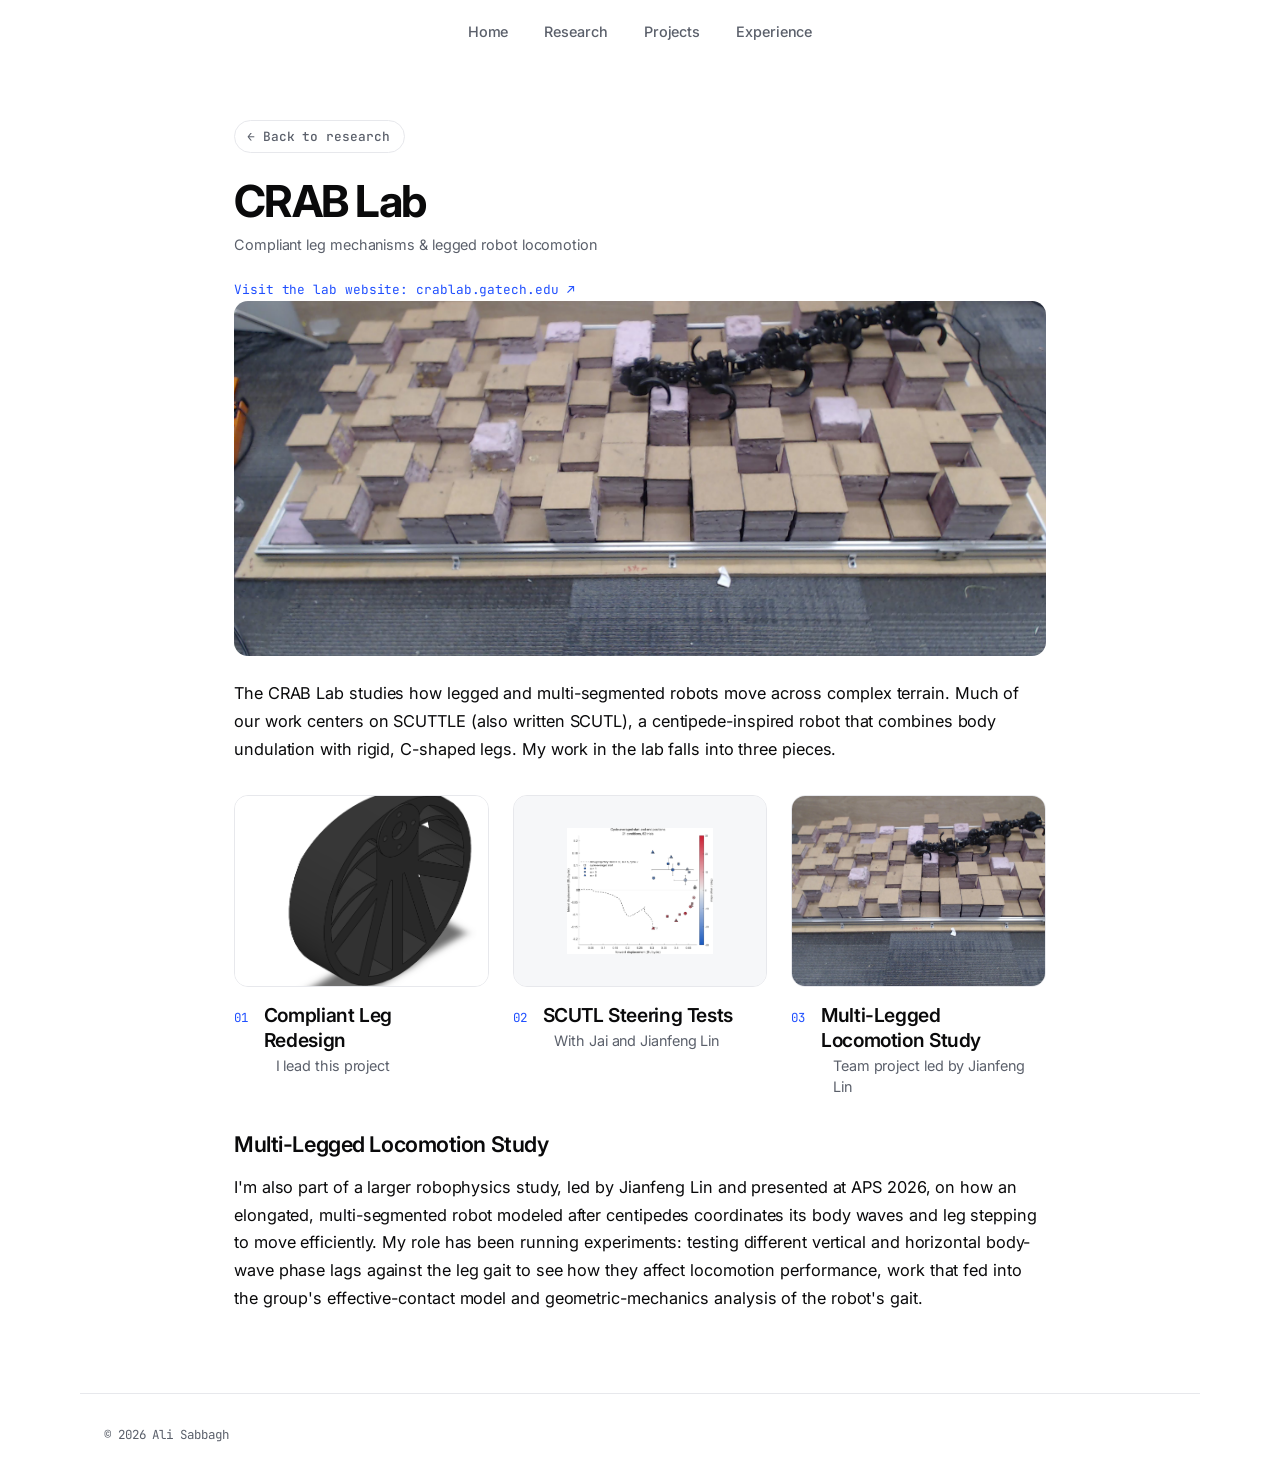
<file: research/crab-lab.html>
<!DOCTYPE html>
<html lang="en">
<head>
  <meta charset="UTF-8">
  <meta name="viewport" content="width=device-width, initial-scale=1.0">
  <title>CRAB Lab — Ali Sabbagh</title>

  <link rel="preconnect" href="https://fonts.googleapis.com">
  <link rel="preconnect" href="https://fonts.gstatic.com" crossorigin>
  <link href="https://fonts.googleapis.com/css2?family=Inter:wght@400;500;600;700&family=JetBrains+Mono:wght@400;500&display=swap" rel="stylesheet">

  <link rel="stylesheet" href="../css/style.css">
</head>
<body>

  <nav class="site-nav">
    <ul class="site-nav__list">
      <li><a class="site-nav__link" href="../index.html#home">Home</a></li>
      <li><a class="site-nav__link" href="../index.html#research">Research</a></li>
      <li><a class="site-nav__link" href="../index.html#projects">Projects</a></li>
      <li><a class="site-nav__link" href="../index.html#experience">Experience</a></li>
    </ul>
  </nav>

  <main>
    <div class="container page-body">

      <a class="back-link" href="../index.html#crab">Back to research</a>

      <h1 class="page-title page-title--with-subtitle">CRAB Lab</h1>
      <p class="page-header__subtitle">Compliant leg mechanisms &amp; legged robot locomotion</p>
      <p class="page-header__site"><a href="https://crablab.gatech.edu/" target="_blank" rel="noopener">Visit the lab website: crablab.gatech.edu &nearr;</a></p>

      <img class="page-hero" src="../images/crab-scuttle-rough-terrain.png" alt="SCUTTLE, a multi-segmented centipede-inspired robot, crossing a field of uneven wooden blocks used to simulate rough terrain">

      <div class="page-content">

        <p>
          The CRAB Lab studies how legged and multi-segmented robots move across
          complex terrain. Much of our work centers on SCUTTLE (also written
          SCUTL), a centipede-inspired robot that combines body undulation with
          rigid, C-shaped legs. My work in the lab falls into three pieces.
        </p>

        <div class="thumb-grid thumb-grid--three" style="margin-top: var(--space-4)">

          <a class="thumb" href="crab-compliant-leg.html">
            <div class="thumb__image-wrap">
              <img class="thumb__image thumb__image--fill" src="../images/crab-compliant-leg-3d.png" alt="3D render of the compliant leg design">
            </div>
            <div class="thumb__meta"><span class="thumb__index">01</span><span class="thumb__title">Compliant Leg Redesign</span></div>
            <div class="thumb__subtitle">I lead this project</div>
          </a>

          <a class="thumb" href="crab-steering-tests.html">
            <div class="thumb__image-wrap">
              <img class="thumb__image thumb__image--inset" src="../images/crab-scutl-steering-endpoints.png" alt="Scatter plot of steering trial endpoints across 21 conditions">
            </div>
            <div class="thumb__meta"><span class="thumb__index">02</span><span class="thumb__title">SCUTL Steering Tests</span></div>
            <div class="thumb__subtitle">With Jai and Jianfeng Lin</div>
          </a>

          <a class="thumb" href="#locomotion">
            <div class="thumb__image-wrap">
              <img class="thumb__image thumb__image--fill" src="../images/crab-scuttle-rough-terrain.png" alt="SCUTTLE crossing a rough-terrain block field">
            </div>
            <div class="thumb__meta"><span class="thumb__index">03</span><span class="thumb__title">Multi-Legged Locomotion Study</span></div>
            <div class="thumb__subtitle">Team project led by Jianfeng Lin</div>
          </a>

        </div>

        <h2 class="content-heading" id="locomotion">Multi-Legged Locomotion Study</h2>
        <p>
          I'm also part of a larger robophysics study, led by Jianfeng Lin
          and presented at APS 2026, on how an elongated, multi-segmented
          robot modeled after centipedes coordinates its body waves and leg
          stepping to move efficiently. My role has been running
          experiments: testing different vertical and horizontal body-wave
          phase lags against the leg gait to see how they affect locomotion
          performance, work that fed into the group's effective-contact
          model and geometric-mechanics analysis of the robot's gait.
        </p>

      </div>

    </div>
  </main>

  <footer class="site-footer">
    <p>&copy; 2026 Ali Sabbagh</p>
  </footer>

  <script src="../js/main.js"></script>
</body>
</html>
</file>
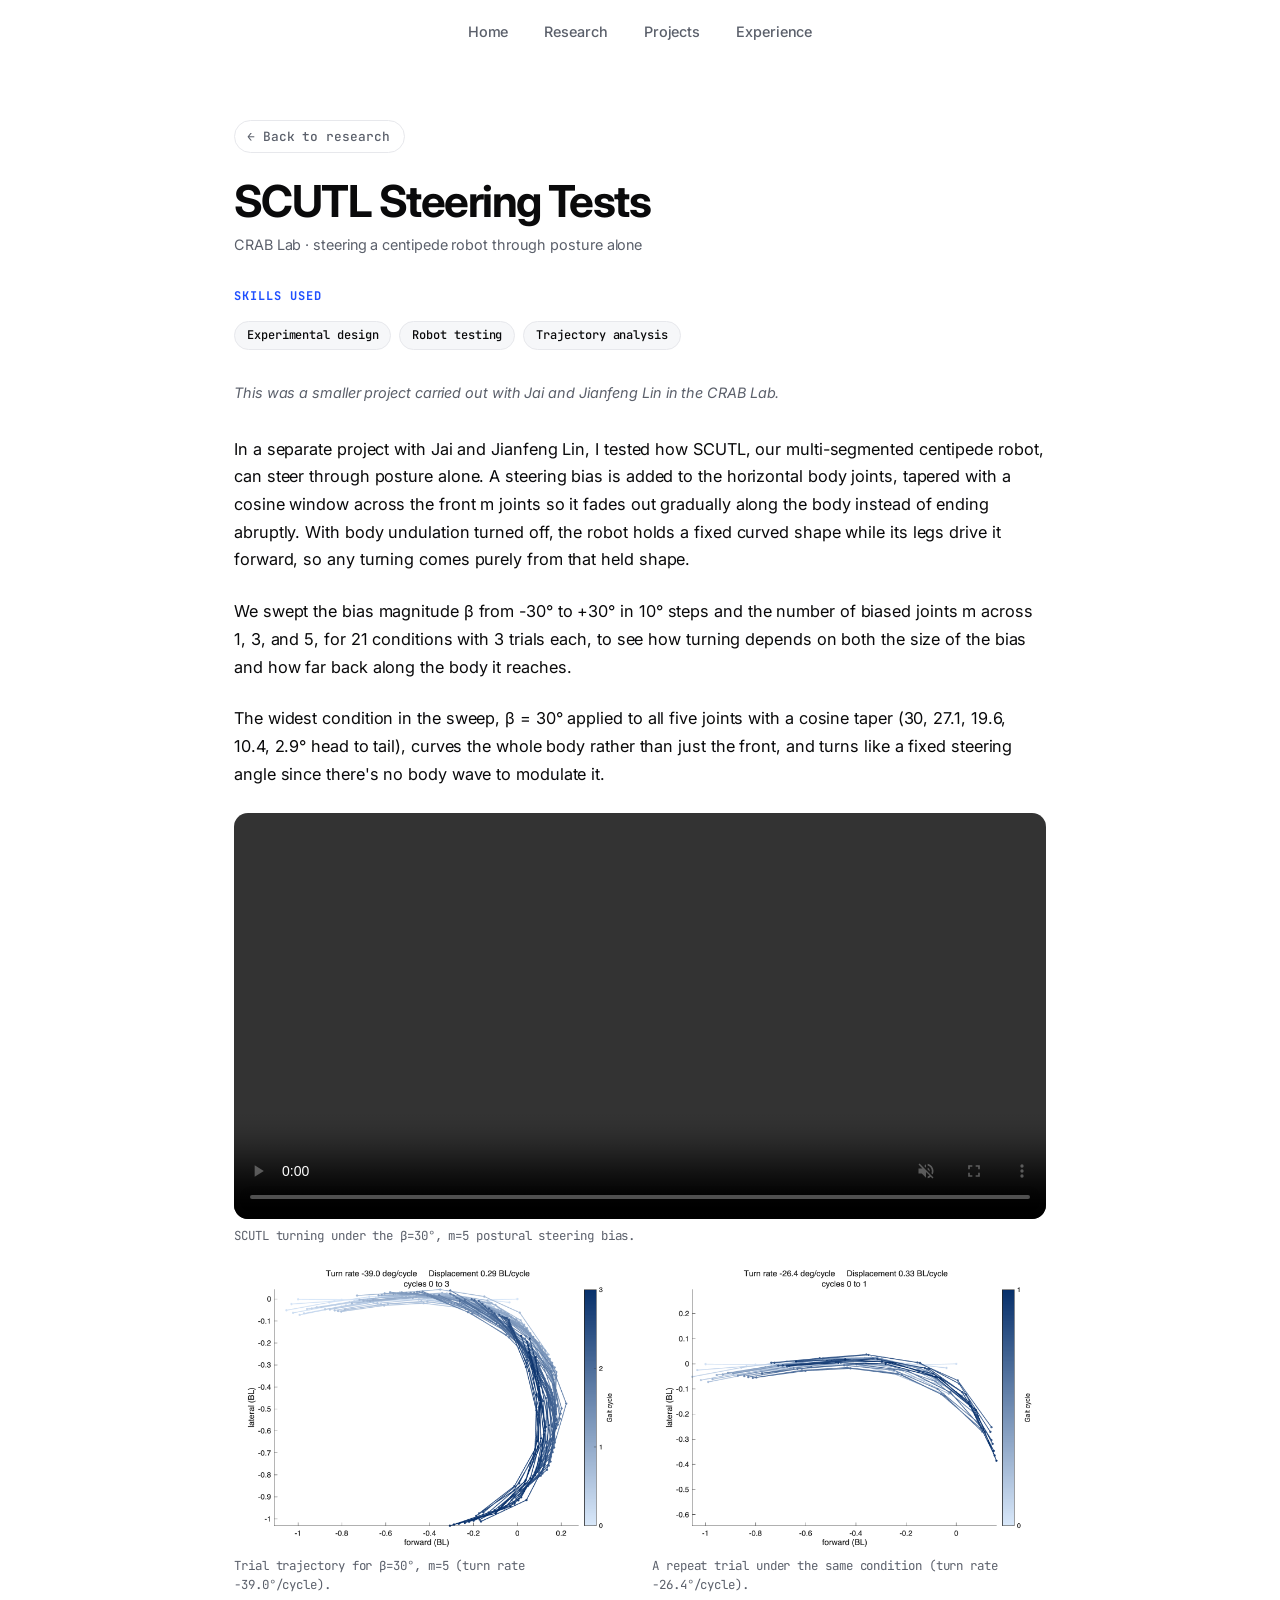
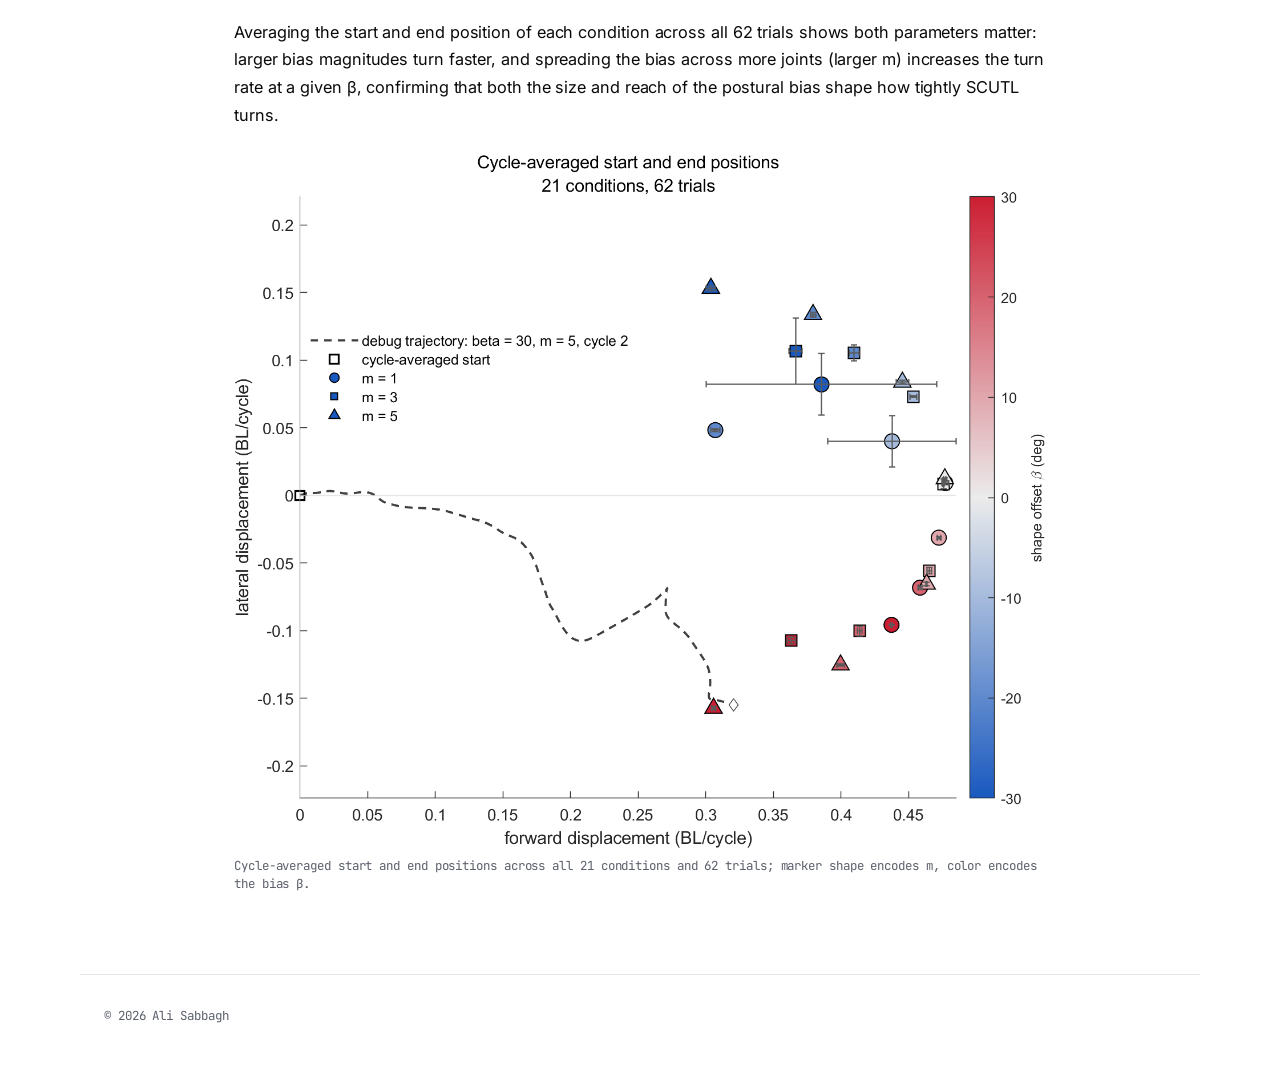
<file: research/crab-steering-tests.html>
<!DOCTYPE html>
<html lang="en">
<head>
  <meta charset="UTF-8">
  <meta name="viewport" content="width=device-width, initial-scale=1.0">
  <title>SCUTL Steering Tests — Ali Sabbagh</title>

  <link rel="preconnect" href="https://fonts.googleapis.com">
  <link rel="preconnect" href="https://fonts.gstatic.com" crossorigin>
  <link href="https://fonts.googleapis.com/css2?family=Inter:wght@400;500;600;700&family=JetBrains+Mono:wght@400;500&display=swap" rel="stylesheet">

  <link rel="stylesheet" href="../css/style.css">
</head>
<body>

  <nav class="site-nav">
    <ul class="site-nav__list">
      <li><a class="site-nav__link" href="../index.html#home">Home</a></li>
      <li><a class="site-nav__link" href="../index.html#research">Research</a></li>
      <li><a class="site-nav__link" href="../index.html#projects">Projects</a></li>
      <li><a class="site-nav__link" href="../index.html#experience">Experience</a></li>
    </ul>
  </nav>

  <main>
    <div class="container page-body">

      <a class="back-link" href="../index.html#crab">Back to research</a>

      <h1 class="page-title page-title--with-subtitle">SCUTL Steering Tests</h1>
      <p class="page-header__subtitle">CRAB Lab · steering a centipede robot through posture alone</p>

      <div class="page-content">

        <div class="skills-label">Skills used</div>
        <ul class="skills-list">
          <li>Experimental design</li>
          <li>Robot testing</li>
          <li>Trajectory analysis</li>
        </ul>

        <p class="disclaimer">This was a smaller project carried out with Jai and Jianfeng Lin in the CRAB Lab.</p>

        <p>
          In a separate project with Jai and Jianfeng Lin, I tested how
          SCUTL, our multi-segmented centipede robot, can steer through
          posture alone. A steering bias is added to the horizontal body
          joints, tapered with a cosine window across the front m joints so
          it fades out gradually along the body instead of ending abruptly.
          With body undulation turned off, the robot holds a fixed curved
          shape while its legs drive it forward, so any turning comes purely
          from that held shape.
        </p>
        <p>
          We swept the bias magnitude &beta; from -30&deg; to +30&deg; in
          10&deg; steps and the number of biased joints m across 1, 3, and 5,
          for 21 conditions with 3 trials each, to see how turning depends on
          both the size of the bias and how far back along the body it
          reaches.
        </p>
        <p>
          The widest condition in the sweep, &beta; = 30&deg; applied to all
          five joints with a cosine taper (30, 27.1, 19.6, 10.4, 2.9&deg;
          head to tail), curves the whole body rather than just the front,
          and turns like a fixed steering angle since there's no body wave
          to modulate it.
        </p>
        <figure class="content-figure">
          <video class="content-video" controls muted preload="metadata">
            <source src="../images/crab-scutl-steering-demo.mp4" type="video/mp4">
            Your browser does not support playback of this video format.
          </video>
          <figcaption class="content-caption">SCUTL turning under the &beta;=30&deg;, m=5 postural steering bias.</figcaption>
        </figure>
        <div class="image-pair">
          <figure class="content-figure">
            <img class="content-image" src="../images/crab-scutl-steering-trial1.png" alt="Trajectory plot for the beta=30, m=5 trial, turn rate -39.0 degrees per cycle">
            <figcaption class="content-caption">Trial trajectory for &beta;=30&deg;, m=5 (turn rate -39.0&deg;/cycle).</figcaption>
          </figure>
          <figure class="content-figure">
            <img class="content-image" src="../images/crab-scutl-steering-trial2.png" alt="Trajectory plot for a repeat beta=30, m=5 trial, turn rate -26.4 degrees per cycle">
            <figcaption class="content-caption">A repeat trial under the same condition (turn rate -26.4&deg;/cycle).</figcaption>
          </figure>
        </div>
        <p>
          Averaging the start and end position of each condition across all
          62 trials shows both parameters matter: larger bias magnitudes
          turn faster, and spreading the bias across more joints (larger m)
          increases the turn rate at a given &beta;, confirming that both
          the size and reach of the postural bias shape how tightly SCUTL
          turns.
        </p>
        <figure class="content-figure">
          <img class="content-image content-image--contain" src="../images/crab-scutl-steering-endpoints.png" alt="Scatter plot of cycle-averaged start and end positions across 21 conditions and 62 trials, marker shape encoding m and color encoding the bias beta">
          <figcaption class="content-caption">Cycle-averaged start and end positions across all 21 conditions and 62 trials; marker shape encodes m, color encodes the bias &beta;.</figcaption>
        </figure>

      </div>

    </div>
  </main>

  <footer class="site-footer">
    <p>&copy; 2026 Ali Sabbagh</p>
  </footer>

  <script src="../js/main.js"></script>
</body>
</html>
</file>
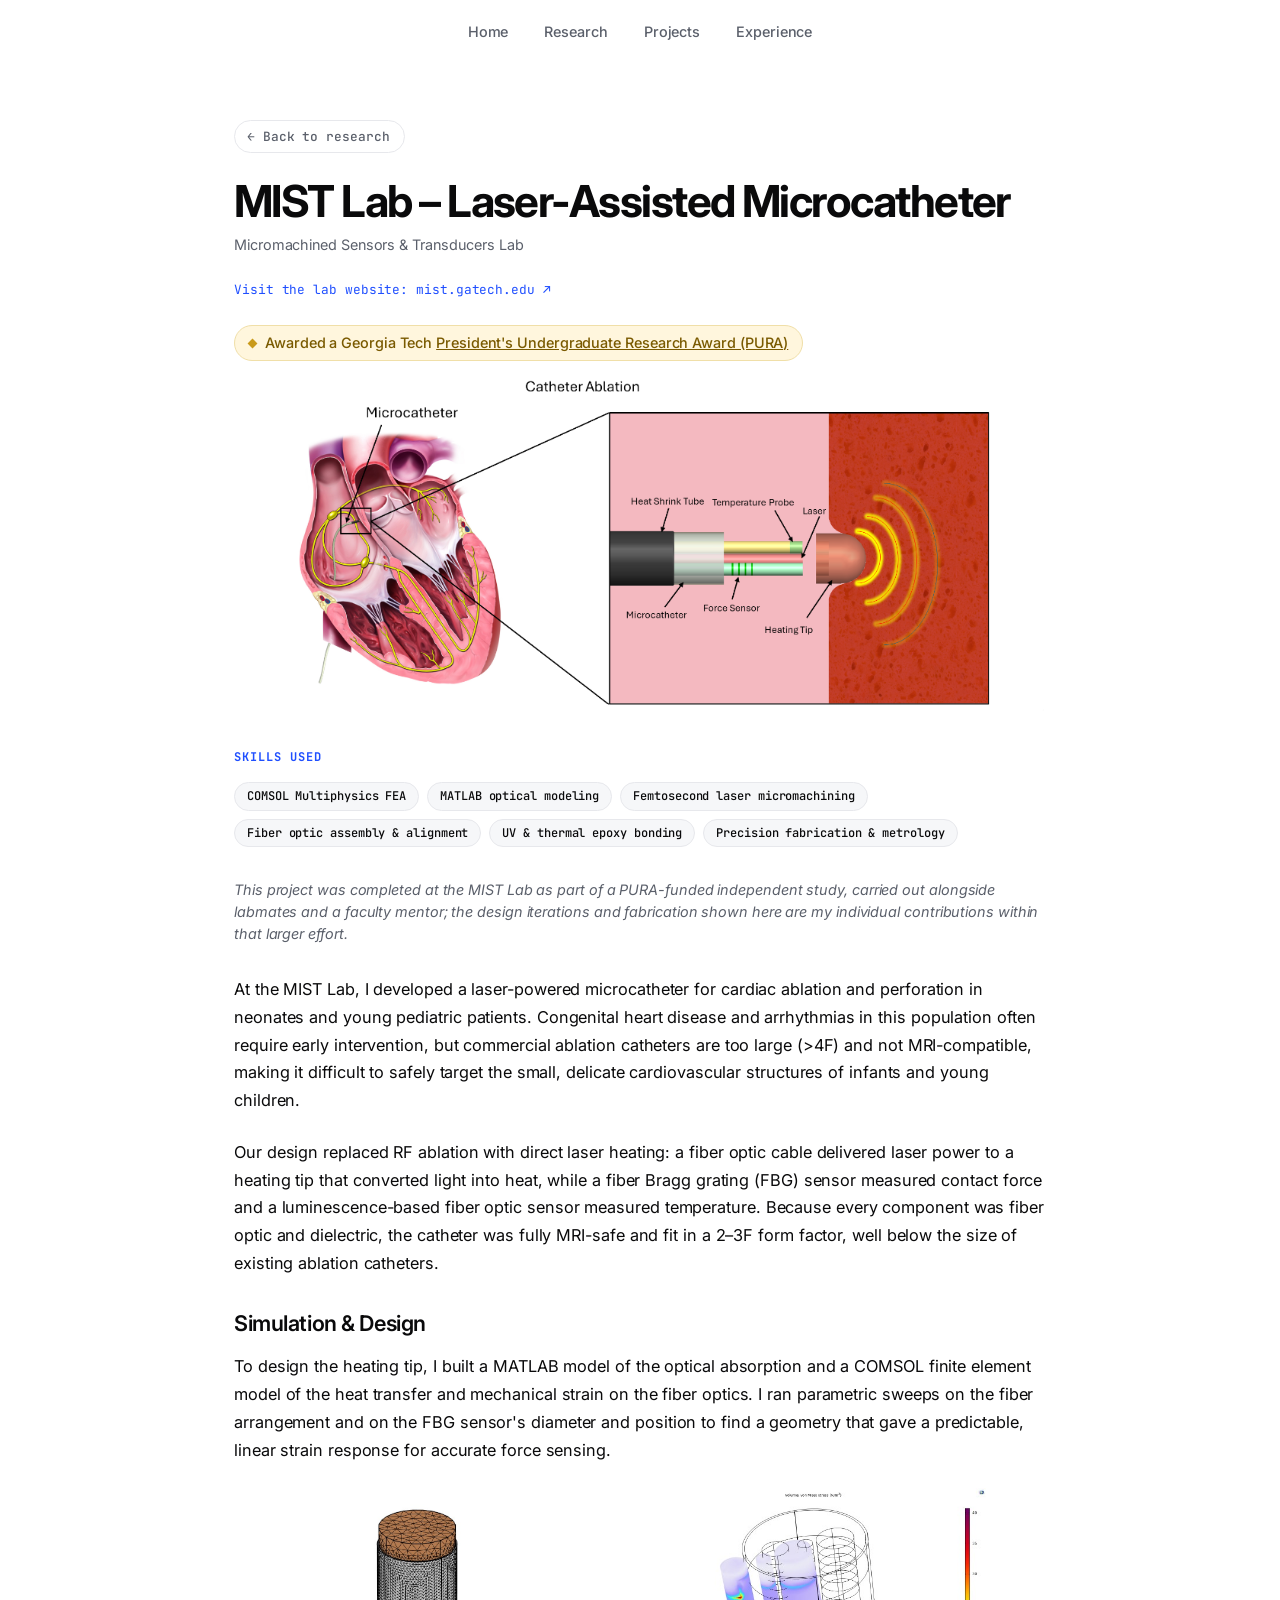
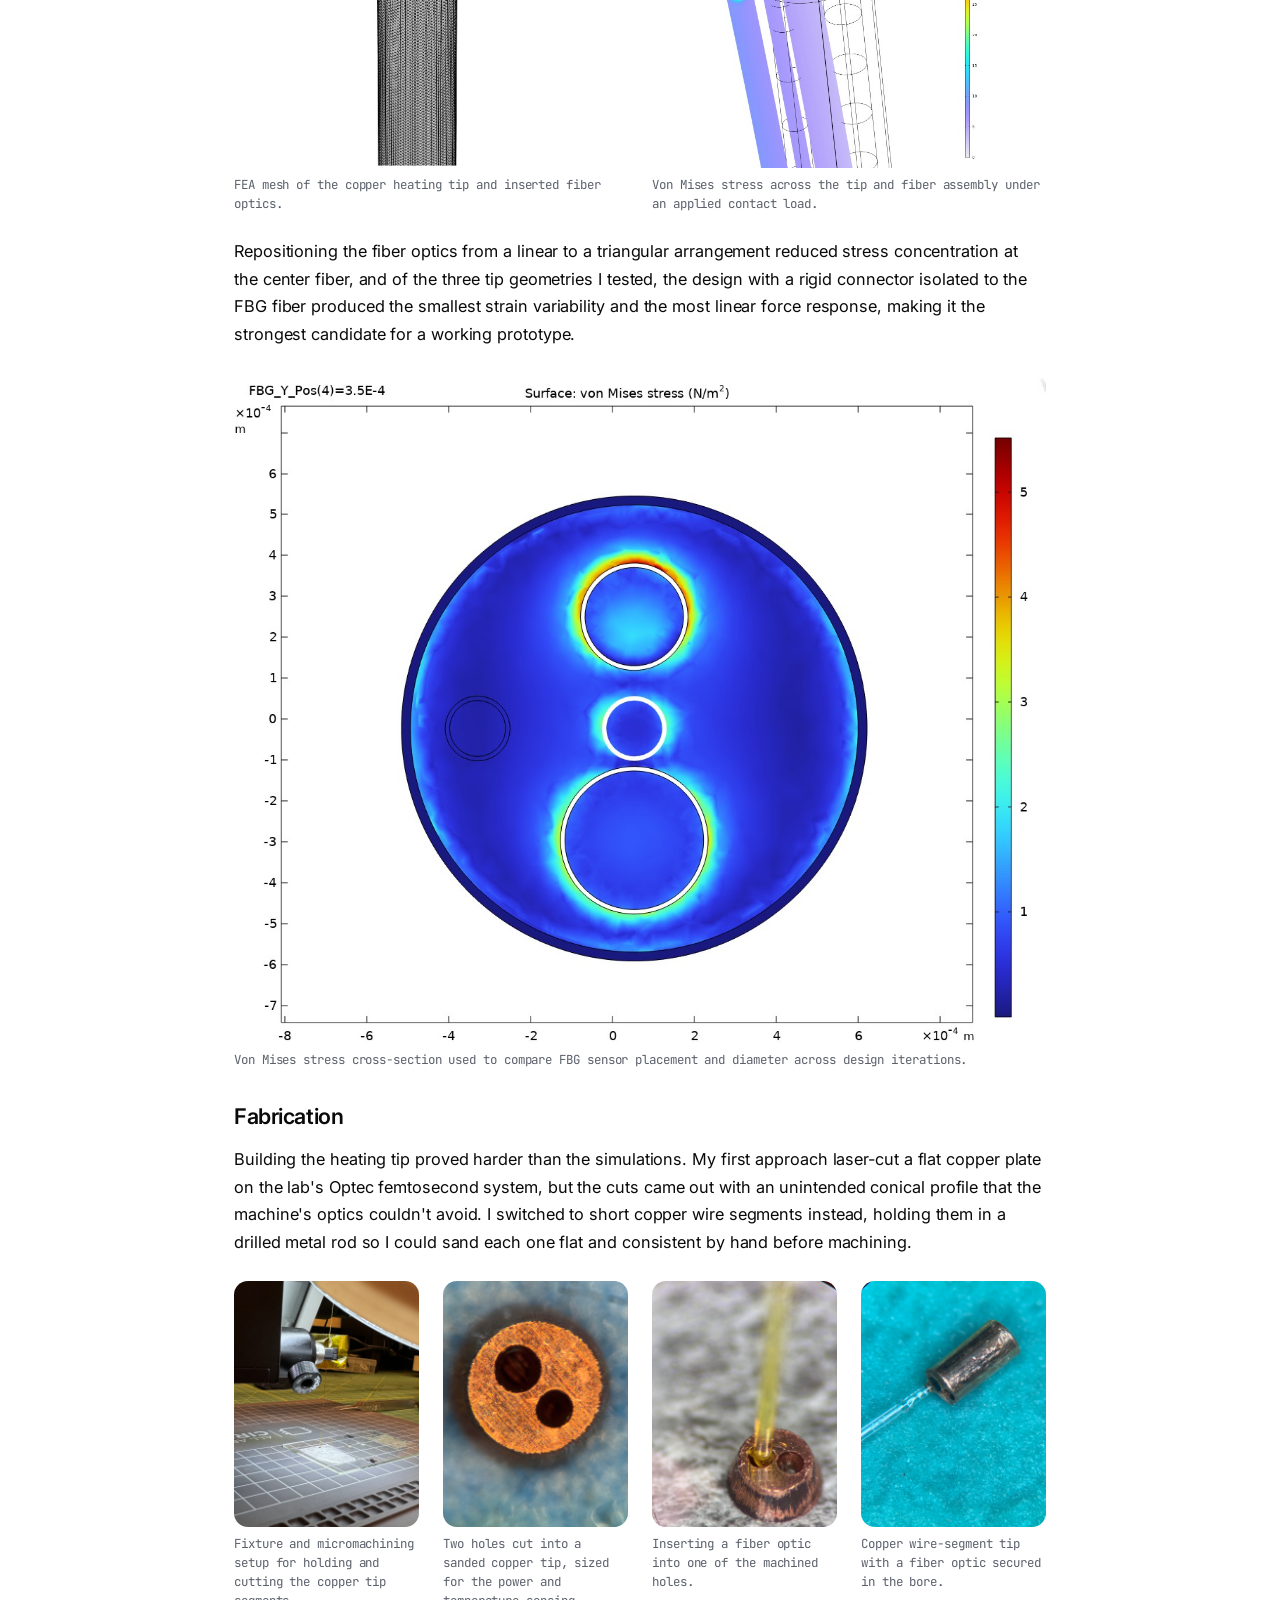
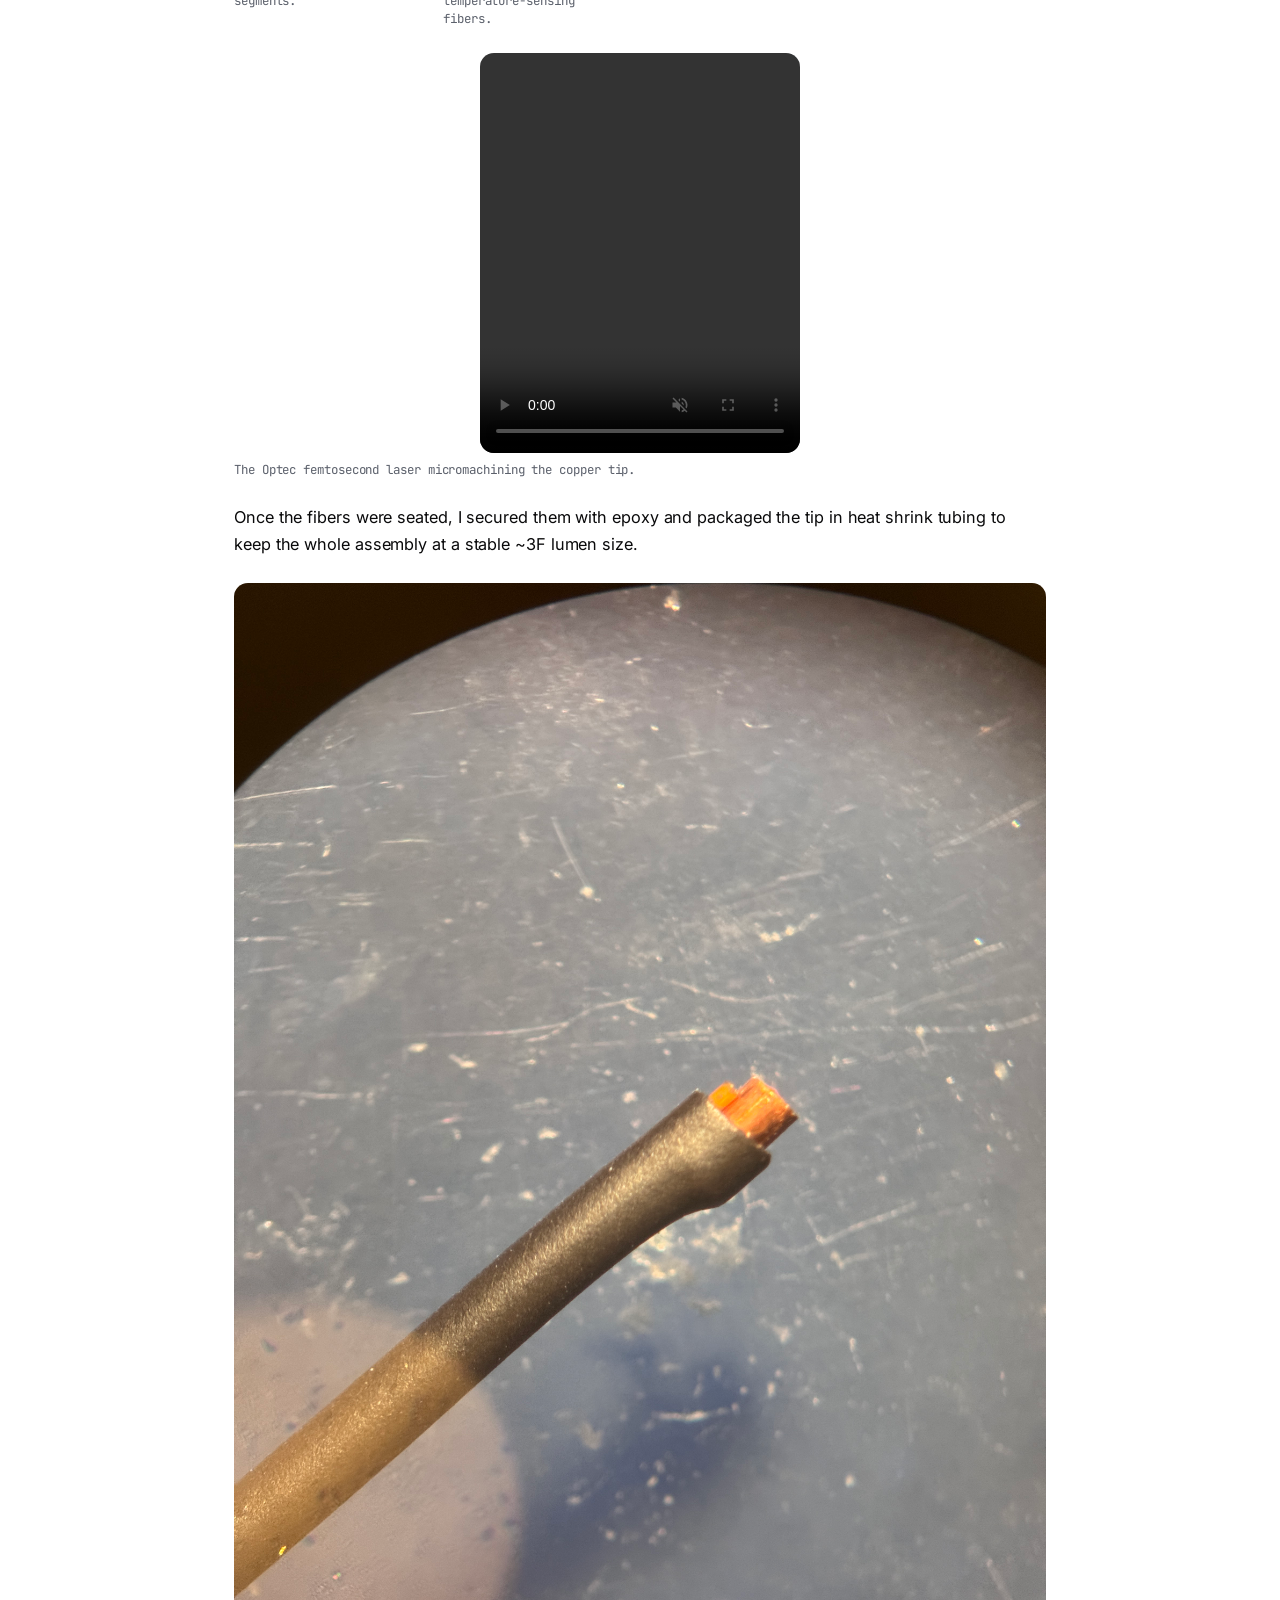
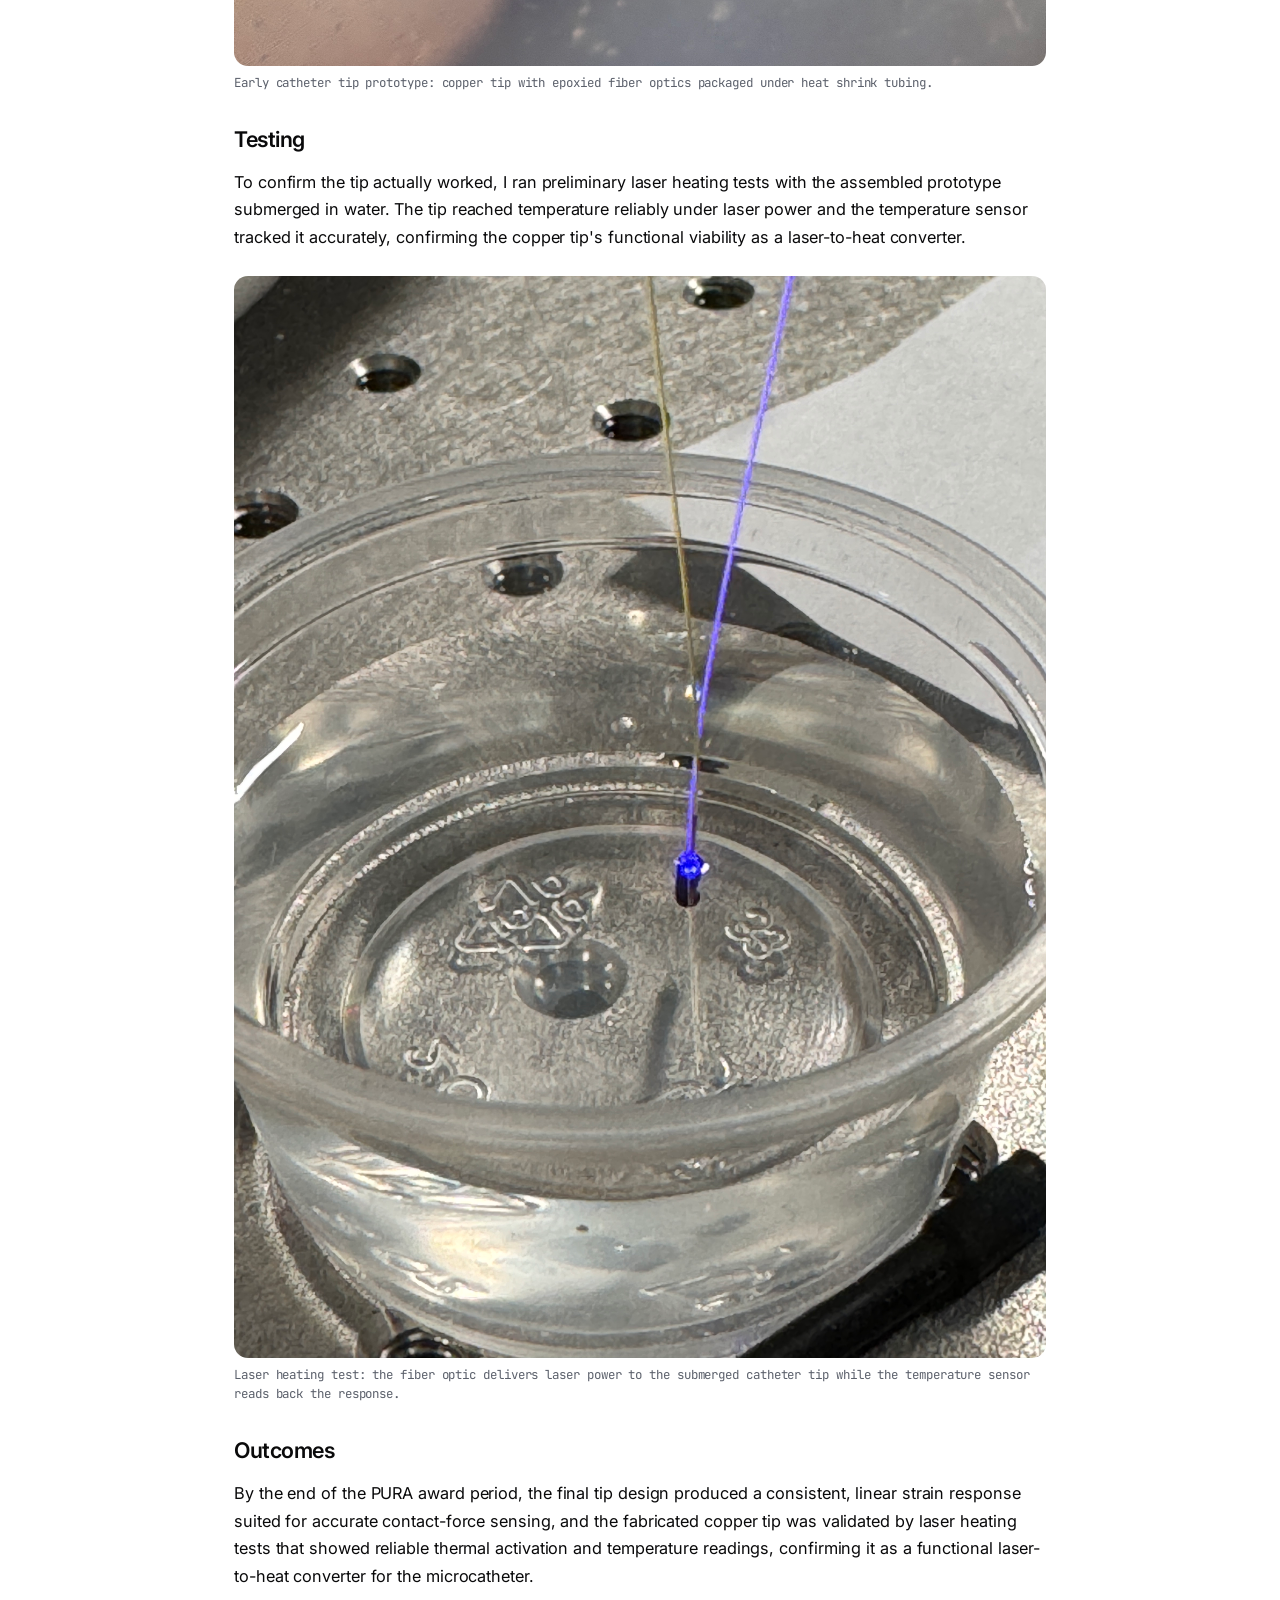
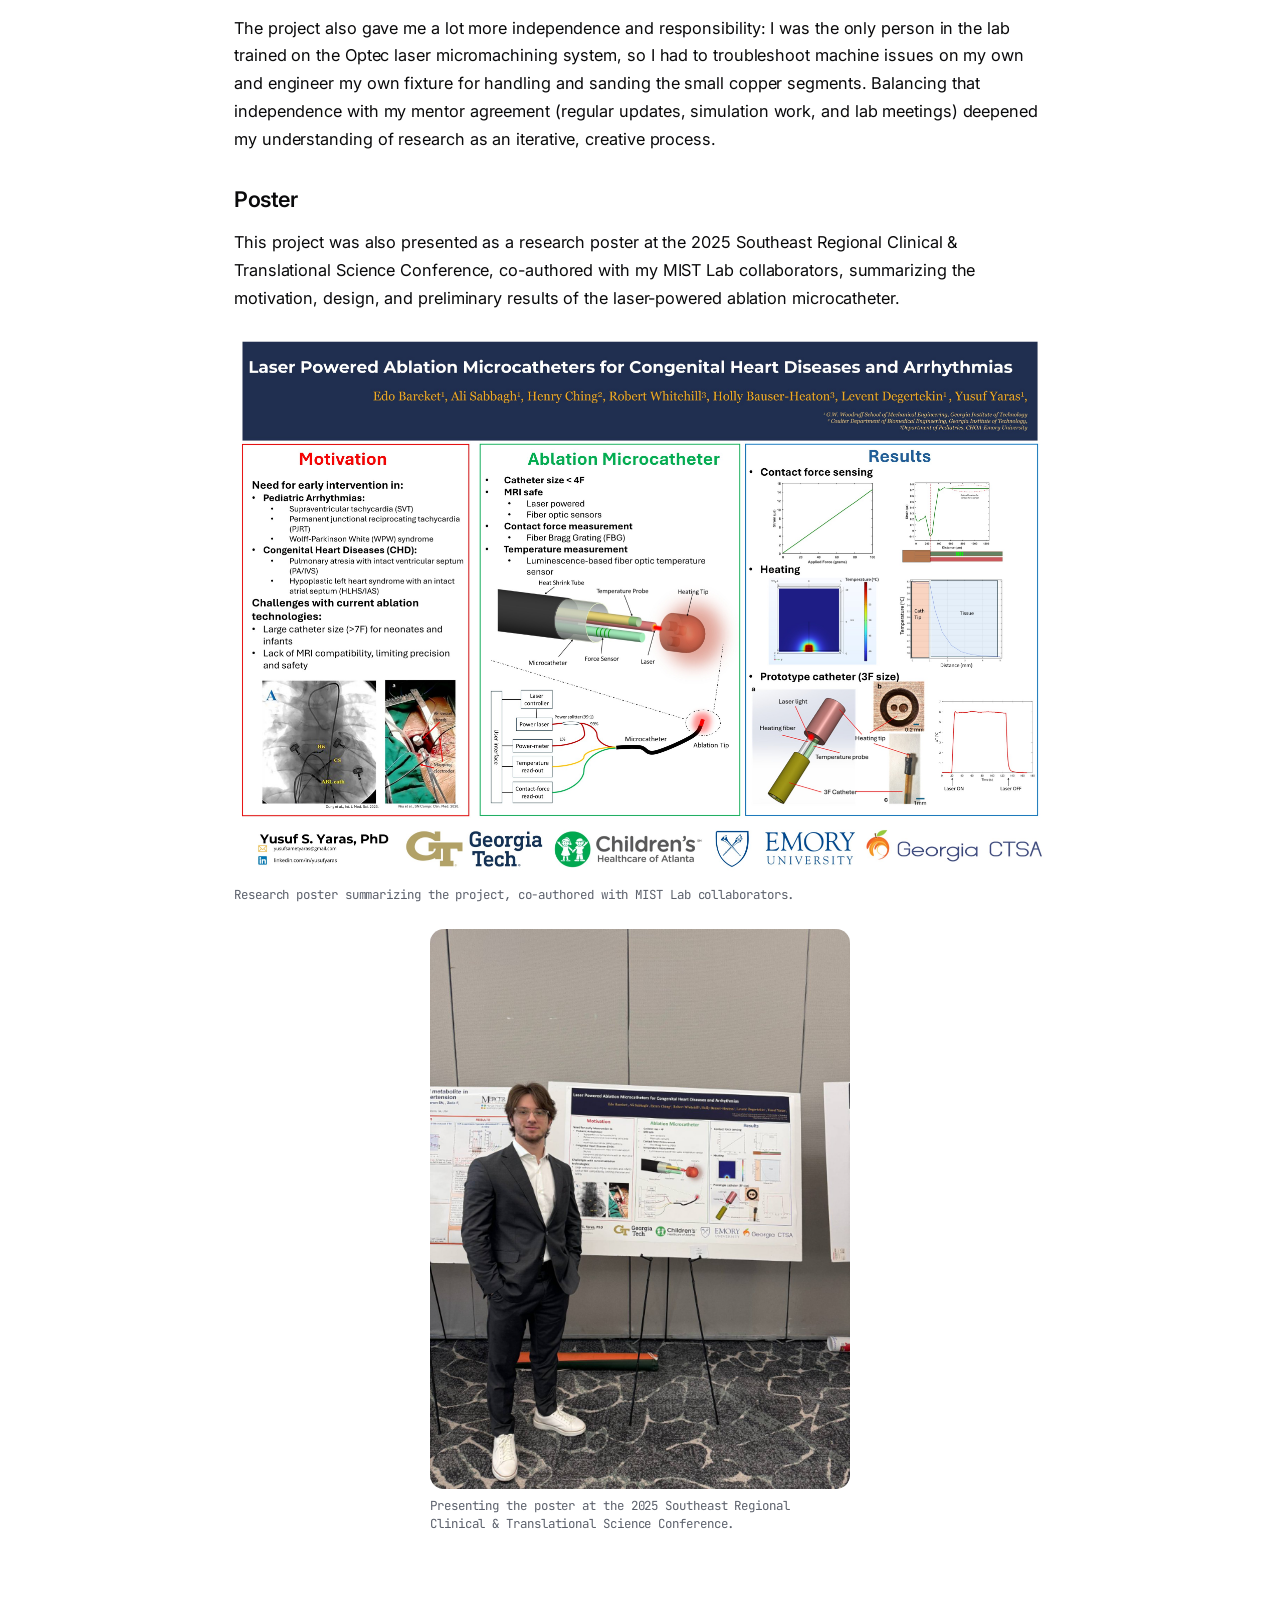
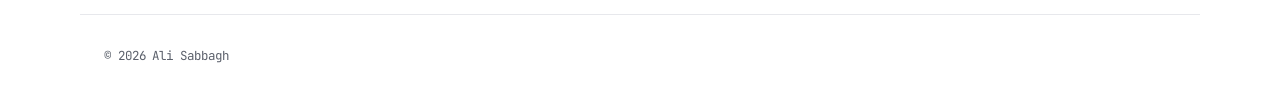
<file: research/mist-lab.html>
<!DOCTYPE html>
<html lang="en">
<head>
  <meta charset="UTF-8">
  <meta name="viewport" content="width=device-width, initial-scale=1.0">
  <title>MIST Lab — Ali Sabbagh</title>

  <link rel="preconnect" href="https://fonts.googleapis.com">
  <link rel="preconnect" href="https://fonts.gstatic.com" crossorigin>
  <link href="https://fonts.googleapis.com/css2?family=Inter:wght@400;500;600;700&family=JetBrains+Mono:wght@400;500&display=swap" rel="stylesheet">

  <link rel="stylesheet" href="../css/style.css">
</head>
<body>

  <nav class="site-nav">
    <ul class="site-nav__list">
      <li><a class="site-nav__link" href="../index.html#home">Home</a></li>
      <li><a class="site-nav__link" href="../index.html#research">Research</a></li>
      <li><a class="site-nav__link" href="../index.html#projects">Projects</a></li>
      <li><a class="site-nav__link" href="../index.html#experience">Experience</a></li>
    </ul>
  </nav>

  <main>
    <div class="container page-body">

      <a class="back-link" href="../index.html#mist">Back to research</a>

      <h1 class="page-title page-title--with-subtitle">MIST Lab &ndash; Laser-Assisted Microcatheter</h1>
      <p class="page-header__subtitle">Micromachined Sensors &amp; Transducers Lab</p>
      <p class="page-header__site"><a href="https://mist.gatech.edu/" target="_blank" rel="noopener">Visit the lab website: mist.gatech.edu &nearr;</a></p>
      <p class="page-header__award">Awarded a Georgia Tech <a href="https://experiential.learning.gatech.edu/urop/pura-salary/" target="_blank" rel="noopener">President's Undergraduate Research Award (PURA)</a></p>

      <img class="page-hero" src="../images/catheter1.svg" alt="Diagram of the laser-powered microcatheter tip navigating to the heart, with a labeled cutaway showing the heat shrink tube, temperature probe, force sensor, and heating tip">

      <div class="page-content">

        <div class="skills-label">Skills used</div>
        <ul class="skills-list">
          <li>COMSOL Multiphysics FEA</li>
          <li>MATLAB optical modeling</li>
          <li>Femtosecond laser micromachining</li>
          <li>Fiber optic assembly &amp; alignment</li>
          <li>UV &amp; thermal epoxy bonding</li>
          <li>Precision fabrication &amp; metrology</li>
        </ul>

        <p class="disclaimer">This project was completed at the MIST Lab as part of a PURA-funded independent study, carried out alongside labmates and a faculty mentor; the design iterations and fabrication shown here are my individual contributions within that larger effort.</p>

        <p>
          At the MIST Lab, I developed a laser-powered microcatheter for
          cardiac ablation and perforation in neonates and young pediatric
          patients. Congenital heart disease and arrhythmias in this
          population often require early intervention, but commercial
          ablation catheters are too large (&gt;4F) and not MRI-compatible,
          making it difficult to safely target the small, delicate
          cardiovascular structures of infants and young children.
        </p>
        <p>
          Our design replaced RF ablation with direct laser heating: a fiber
          optic cable delivered laser power to a heating tip that converted
          light into heat, while a fiber Bragg grating (FBG) sensor measured
          contact force and a luminescence-based fiber optic sensor measured
          temperature. Because every component was fiber optic and
          dielectric, the catheter was fully MRI-safe and fit in a
          2&ndash;3F form factor, well below the size of existing ablation
          catheters.
        </p>

        <h2 class="content-heading">Simulation &amp; Design</h2>
        <p>
          To design the heating tip, I built a MATLAB model of the optical
          absorption and a COMSOL finite element model of the heat transfer
          and mechanical strain on the fiber optics. I ran parametric sweeps
          on the fiber arrangement and on the FBG sensor's diameter and
          position to find a geometry that gave a predictable, linear
          strain response for accurate force sensing.
        </p>
        <div class="image-pair">
          <figure class="content-figure">
            <img class="content-image" src="../images/catheter2.svg" alt="COMSOL finite element mesh of the copper heating tip with an inserted fiber optic">
            <figcaption class="content-caption">FEA mesh of the copper heating tip and inserted fiber optics.</figcaption>
          </figure>
          <figure class="content-figure">
            <img class="content-image" src="../images/catheter4.svg" alt="Von Mises stress distribution across the catheter tip and fiber assembly under an applied load">
            <figcaption class="content-caption">Von Mises stress across the tip and fiber assembly under an applied contact load.</figcaption>
          </figure>
        </div>
        <p>
          Repositioning the fiber optics from a linear to a triangular
          arrangement reduced stress concentration at the center fiber, and
          of the three tip geometries I tested, the design with a rigid
          connector isolated to the FBG fiber produced the smallest strain
          variability and the most linear force response, making it the
          strongest candidate for a working prototype.
        </p>
        <figure class="content-figure">
          <img class="content-image content-image--contain" src="../images/catheter3.svg" alt="Von Mises stress cross-section around the FBG fiber optic used to compare sensor placement and diameter">
          <figcaption class="content-caption">Von Mises stress cross-section used to compare FBG sensor placement and diameter across design iterations.</figcaption>
        </figure>

        <h2 class="content-heading">Fabrication</h2>
        <p>
          Building the heating tip proved harder than the simulations. My
          first approach laser-cut a flat copper plate on the lab's Optec
          femtosecond system, but the cuts came out with an unintended
          conical profile that the machine's optics couldn't avoid. I
          switched to short copper wire segments instead, holding them in a
          drilled metal rod so I could sand each one flat and consistent by
          hand before machining.
        </p>
        <div class="diagram-grid">
          <figure class="content-figure">
            <img class="content-image content-image--contain" src="../images/mist-fiber-insertion-zoomout.jpg" alt="Fixture and femtosecond laser micromachining setup used to hold and cut the copper tip segments">
            <figcaption class="content-caption">Fixture and micromachining setup for holding and cutting the copper tip segments.</figcaption>
          </figure>
          <figure class="content-figure">
            <img class="content-image content-image--contain" src="../images/mist-holes-cut.jpg" alt="Microscope view of two holes cut into a sanded copper tip with the femtosecond laser">
            <figcaption class="content-caption">Two holes cut into a sanded copper tip, sized for the power and temperature-sensing fibers.</figcaption>
          </figure>
          <figure class="content-figure">
            <img class="content-image content-image--contain" src="../images/mist-fiber-insertion-zoomin.jpg" alt="Fiber optic being inserted into one of the machined holes in the copper tip">
            <figcaption class="content-caption">Inserting a fiber optic into one of the machined holes.</figcaption>
          </figure>
          <figure class="content-figure">
            <img class="content-image content-image--contain" src="../images/mist-wire-prototype.jpg" alt="Copper wire-segment tip prototype with a fiber optic secured and protruding from the bore">
            <figcaption class="content-caption">Copper wire-segment tip with a fiber optic secured in the bore.</figcaption>
          </figure>
        </div>
        <figure class="content-figure">
          <video class="content-video content-video--portrait" controls muted preload="metadata">
            <source src="../images/mist-micromachining.mp4" type="video/mp4">
            Your browser does not support playback of this video format.
          </video>
          <figcaption class="content-caption">The Optec femtosecond laser micromachining the copper tip.</figcaption>
        </figure>
        <p>
          Once the fibers were seated, I secured them with epoxy and
          packaged the tip in heat shrink tubing to keep the whole assembly
          at a stable ~3F lumen size.
        </p>
        <figure class="content-figure">
          <img class="content-image content-image--contain" src="../images/mist-early-prototype-heatshrink.jpg" alt="Early catheter tip prototype: copper tip with epoxied fiber optics packaged under heat shrink tubing">
          <figcaption class="content-caption">Early catheter tip prototype: copper tip with epoxied fiber optics packaged under heat shrink tubing.</figcaption>
        </figure>

        <h2 class="content-heading">Testing</h2>
        <p>
          To confirm the tip actually worked, I ran preliminary laser
          heating tests with the assembled prototype submerged in water. The
          tip reached temperature reliably under laser power and the
          temperature sensor tracked it accurately, confirming the copper
          tip's functional viability as a laser-to-heat converter.
        </p>
        <figure class="content-figure">
          <img class="content-image content-image--contain" src="../images/mist-water-test.jpg" alt="Laser heating test with the catheter tip submerged in water, fiber optic glowing as it delivers laser power">
          <figcaption class="content-caption">Laser heating test: the fiber optic delivers laser power to the submerged catheter tip while the temperature sensor reads back the response.</figcaption>
        </figure>

        <h2 class="content-heading">Outcomes</h2>
        <p>
          By the end of the PURA award period, the final tip design produced
          a consistent, linear strain response suited for accurate
          contact-force sensing, and the fabricated copper tip was validated
          by laser heating tests that showed reliable thermal activation and
          temperature readings, confirming it as a functional laser-to-heat
          converter for the microcatheter.
        </p>
        <p>
          The project also gave me a lot more independence and
          responsibility: I was the only person in the lab trained on the
          Optec laser micromachining system, so I had to troubleshoot
          machine issues on my own and engineer my own fixture for handling
          and sanding the small copper segments. Balancing that independence
          with my mentor agreement (regular updates, simulation work, and
          lab meetings) deepened my understanding of research as an
          iterative, creative process.
        </p>

        <h2 class="content-heading">Poster</h2>
        <p>
          This project was also presented as a research poster at the 2025
          Southeast Regional Clinical &amp; Translational Science Conference,
          co-authored with my MIST Lab collaborators, summarizing the
          motivation, design, and preliminary results of the laser-powered
          ablation microcatheter.
        </p>
        <figure class="content-figure">
          <img class="content-image content-image--contain" src="../images/mist-poster.jpg" alt="Research poster titled Laser Powered Ablation Microcatheters, covering motivation, ablation microcatheter design, simulation, and fabrication">
          <figcaption class="content-caption">Research poster summarizing the project, co-authored with MIST Lab collaborators.</figcaption>
        </figure>

        <figure class="content-figure">
          <img class="content-image content-image--narrow" src="../images/mist-sercts-conference-2025.jpg" alt="Ali Sabbagh standing beside the Laser Powered Ablation Microcatheters research poster at the 2025 Southeast Regional Clinical and Translational Science Conference" loading="lazy">
          <figcaption class="content-caption">Presenting the poster at the 2025 Southeast Regional Clinical &amp; Translational Science Conference.</figcaption>
        </figure>

      </div>

    </div>
  </main>

  <footer class="site-footer">
    <p>&copy; 2026 Ali Sabbagh</p>
  </footer>

  <script src="../js/main.js"></script>
</body>
</html>
</file>
<file: css/style.css>
/* =========================================================
   Design tokens
   White canvas, near-black ink, ONE electric-blue accent.
   Inter for reading, JetBrains Mono only for small "spec sheet"
   labels (dates, indices, tags) — that's the whole techy vibe.
   ========================================================= */
:root {
  --color-bg: #FFFFFF;
  --color-surface: #F6F7F9;
  --color-text: #0A0A0B;
  --color-accent: #1F4FFF;
  --color-accent-soft: #EEF2FF;
  --color-border: #E7E8EC;
  --color-muted: #5B606B;

  --font-base: 'Inter', -apple-system, BlinkMacSystemFont, 'Segoe UI', sans-serif;
  --font-mono: 'JetBrains Mono', ui-monospace, 'SF Mono', Menlo, Consolas, monospace;

  --content-max-width: 1120px;
  --radius: 14px;
  --ease: cubic-bezier(0.2, 0.7, 0.2, 1);

  /* Spacing grid */
  --space-1: 8px;
  --space-2: 16px;
  --space-3: 24px;
  --space-4: 32px;
  --space-5: 40px;
  --space-6: 48px;
  --space-7: 56px;
  --space-8: 64px;
  --space-9: 72px;
  --space-10: 80px;
  --space-12: 96px;

  --content-padding: var(--space-3);
  --nav-height: var(--space-8);

  --space-block: var(--space-3);
  --space-title: var(--space-4);
  --space-subtitle: var(--space-2);
  --space-section: 128px;
  --space-section-mobile: var(--space-9);

  /* Typography scale */
  --text-display-size: clamp(2.75rem, 7vw, 5.25rem);
  --text-display-weight: 700;
  --text-display-line: 1.03;

  --text-h1-size: clamp(2rem, 4vw, 2.75rem);
  --text-h1-weight: 700;
  --text-h1-line: 1.1;

  --text-h2-size: clamp(1.9rem, 3.4vw, 2.5rem);
  --text-h2-weight: 700;
  --text-h2-line: 1.15;

  --text-h3-size: 1.35rem;
  --text-h3-weight: 600;
  --text-h3-line: 1.3;

  --text-subheader-size: 1.05rem;
  --text-subheader-weight: 600;
  --text-subheader-line: 1.4;

  --text-body-size: 1.02rem;
  --text-body-weight: 400;
  --text-body-line: 1.7;

  --text-small-size: 0.9rem;
  --text-small-weight: 400;
  --text-small-line: 1.5;

  --text-caption-size: 0.85rem;
  --text-caption-weight: 400;
  --text-caption-line: 1.5;

  --text-tag-size: 0.75rem;
  --text-tag-weight: 500;
  --text-tag-line: 1.4;
}

/* =========================================================
   Reset
   ========================================================= */
* { box-sizing: border-box; }

html {
  scroll-behavior: smooth;
  scroll-padding-top: var(--nav-height);
}

body {
  margin: 0;
  background-color: var(--color-bg);
  color: var(--color-text);
  font-family: var(--font-base);
  font-size: var(--text-body-size);
  font-weight: var(--text-body-weight);
  line-height: var(--text-body-line);
  -webkit-font-smoothing: antialiased;
  letter-spacing: -0.005em;
}

::selection { background: var(--color-accent); color: #fff; }

img { max-width: 100%; display: block; }
a { color: inherit; text-decoration: none; }
ul { margin: 0; padding: 0; list-style: none; }
h1, h2, h3, p { margin: 0; }

@media (prefers-reduced-motion: reduce) {
  *, *::before, *::after {
    animation-duration: 0.001ms !important;
    animation-iteration-count: 1 !important;
    transition-duration: 0.001ms !important;
  }
  html { scroll-behavior: auto; }
  .reveal { opacity: 1 !important; transform: none !important; }
}

/* =========================================================
   Layout helpers
   ========================================================= */
.container {
  max-width: var(--content-max-width);
  margin: 0 auto;
  padding: 0 var(--content-padding);
}

.section { padding-top: var(--space-section); padding-bottom: var(--space-section); }

.section-layout {
  display: flex;
  flex-direction: column;
  gap: var(--space-6);
}

/* Section header: mono index + title + optional lede */
.section-head { display: flex; flex-direction: column; gap: var(--space-1); }

.eyebrow {
  font-family: var(--font-mono);
  font-size: 0.78rem;
  font-weight: 500;
  letter-spacing: 0.08em;
  text-transform: uppercase;
  color: var(--color-accent);
}

.section-heading {
  font-size: var(--text-h2-size);
  font-weight: var(--text-h2-weight);
  line-height: var(--text-h2-line);
  letter-spacing: -0.03em;
}

.section-lede {
  color: var(--color-muted);
  max-width: none;
  margin-top: var(--space-1);
}

.section-layout__content { width: 100%; }

/* Scroll reveal (added by main.js; content stays visible without JS) */
.js .reveal {
  opacity: 0;
  transform: translateY(24px);
  transition: opacity 0.8s var(--ease), transform 0.8s var(--ease);
  transition-delay: var(--delay, 0ms);
}
.js .reveal.is-visible { opacity: 1; transform: none; }

/* =========================================================
   Top navigation — frosted white bar
   ========================================================= */
.site-nav {
  position: fixed;
  top: 0; left: 0; right: 0;
  min-height: var(--nav-height);
  display: flex;
  align-items: center;
  justify-content: center;
  gap: var(--space-4);
  background-color: rgba(255, 255, 255, 0.8);
  -webkit-backdrop-filter: saturate(180%) blur(14px);
  backdrop-filter: saturate(180%) blur(14px);
  border-bottom: 1px solid transparent;
  padding: 0 var(--content-padding);
  z-index: 100;
  transition: border-color 0.3s ease;
}
.site-nav.is-scrolled { border-bottom-color: var(--color-border); }

.site-nav__brand {
  font-family: var(--font-mono);
  font-weight: 500;
  font-size: 0.9rem;
  margin-right: auto;
  display: inline-flex;
  align-items: center;
  gap: 10px;
}
.site-nav__brand::before {
  content: "";
  width: 9px; height: 9px;
  background: var(--color-accent);
  border-radius: 2px;
}

.site-nav__list {
  display: flex;
  flex-wrap: wrap;
  justify-content: center;
  gap: 4px 8px;
}

.site-nav__link {
  display: inline-block;
  font-size: var(--text-small-size);
  font-weight: 500;
  line-height: var(--text-small-line);
  color: var(--color-muted);
  padding: 6px 14px;
  border-radius: 999px;
  transition: color 0.25s ease, background-color 0.25s ease;
}
.site-nav__link:hover { color: var(--color-text); background: var(--color-surface); }
.site-nav__link.is-active { color: var(--color-text); background: var(--color-surface); }

main { padding-top: var(--nav-height); }

/* =========================================================
   Hero — big statement over a faint engineering grid
   ========================================================= */
.hero {
  position: relative;
  padding: var(--space-12) 0 var(--space-10);
  overflow: hidden;
}
.hero::before {
  content: "";
  position: absolute;
  inset: 0;
  background-image:
    linear-gradient(to right, rgba(10, 10, 11, 0.05) 1px, transparent 1px),
    linear-gradient(to bottom, rgba(10, 10, 11, 0.05) 1px, transparent 1px);
  background-size: 56px 56px;
  -webkit-mask-image: radial-gradient(ellipse 70% 80% at 70% 30%, #000 0%, transparent 75%);
  mask-image: radial-gradient(ellipse 70% 80% at 70% 30%, #000 0%, transparent 75%);
  pointer-events: none;
}

.hero__inner {
  position: relative;
  display: grid;
  grid-template-columns: 1.35fr 1fr;
  gap: var(--space-8);
  align-items: center;
}

.hero__status {
  display: inline-flex;
  align-items: center;
  gap: 10px;
  font-family: var(--font-mono);
  font-size: 0.78rem;
  color: var(--color-muted);
  border: 1px solid var(--color-border);
  background: #fff;
  border-radius: 999px;
  padding: 6px 14px;
  margin-bottom: var(--space-4);
}
.hero__status::before {
  content: "";
  width: 7px; height: 7px;
  border-radius: 50%;
  background: #22C55E;
  box-shadow: 0 0 0 4px rgba(34, 197, 94, 0.18);
}

.hero__name {
  font-size: var(--text-display-size);
  font-weight: var(--text-display-weight);
  line-height: var(--text-display-line);
  letter-spacing: -0.045em;
}
.hero__name span { color: var(--color-accent); }

.hero__tagline {
  margin-top: var(--space-4);
  max-width: 520px;
  font-size: 1.2rem;
  line-height: 1.6;
  color: var(--color-muted);
}
.hero__tagline strong { color: var(--color-text); font-weight: 500; }

.hero__actions { display: flex; flex-wrap: wrap; gap: 12px; margin-top: var(--space-5); }

.btn {
  display: inline-flex;
  align-items: center;
  gap: 8px;
  font-size: 0.95rem;
  font-weight: 500;
  padding: 12px 22px;
  border-radius: 999px;
  border: 1px solid var(--color-text);
  transition: transform 0.25s var(--ease), background-color 0.25s ease, color 0.25s ease;
}
.btn--primary { background: var(--color-text); color: #fff; }
.btn--primary:hover { background: var(--color-accent); border-color: var(--color-accent); transform: translateY(-2px); }
.btn--ghost { border-color: var(--color-border); }
.btn--ghost:hover { border-color: var(--color-text); transform: translateY(-2px); }

.hero__photo {
  position: relative;
  justify-self: end;
  width: 100%;
  max-width: 400px;
}
.hero__photo img {
  width: 100%;
  aspect-ratio: 4 / 5;
  object-fit: cover;
  border-radius: 20px;
  box-shadow: 0 30px 60px -30px rgba(10, 10, 11, 0.35);
}
/* corner ticks, like a drawing's registration marks */
.hero__photo::before,
.hero__photo::after {
  content: "";
  position: absolute;
  width: 28px; height: 28px;
  border: 2px solid var(--color-accent);
  z-index: 1;
}
.hero__photo::before { top: -10px; left: -10px; border-right: 0; border-bottom: 0; border-top-left-radius: 8px; }
.hero__photo::after { bottom: -10px; right: -10px; border-left: 0; border-top: 0; border-bottom-right-radius: 8px; }

/* Impact numbers row */
.stats {
  position: relative;
  display: grid;
  grid-template-columns: repeat(4, 1fr);
  margin-top: var(--space-12);
  border-top: 1px solid var(--color-border);
}
.stat { padding: var(--space-4) var(--space-3) 0 0; }
.stat + .stat { padding-left: var(--space-3); border-left: 1px solid var(--color-border); }
.stat__value {
  font-size: clamp(2rem, 4vw, 3rem);
  font-weight: 700;
  letter-spacing: -0.04em;
  line-height: 1.1;
}
.stat__label {
  margin-top: 6px;
  font-family: var(--font-mono);
  font-size: 0.74rem;
  line-height: 1.5;
  color: var(--color-muted);
  text-transform: uppercase;
  letter-spacing: 0.04em;
}

/* =========================================================
   Centipede robot: roams the whole hero, behind the content
   ========================================================= */
.hero__canvas {
  position: absolute;
  inset: 0;
  width: 100%;
  height: 100%;
  pointer-events: none;   /* the page listens for the cursor instead */
  z-index: 0;
}
.hero > .container { position: relative; z-index: 1; }
.hero__note {
  display: flex;
  justify-content: space-between;
  align-items: center;
  gap: var(--space-2);
  flex-wrap: wrap;
  margin-top: var(--space-8);
  font-family: var(--font-mono);
  font-size: 0.74rem;
  color: var(--color-muted);
}
.hero__note a { color: var(--color-accent); }
.hero__note a:hover { text-decoration: underline; }

/* =========================================================
   Timeline — vertical, chronological; each card jumps to its work
   ========================================================= */
.timeline { display: flex; flex-direction: column; margin-top: var(--space-2); }

.tl-item {
  display: grid;
  grid-template-columns: 170px 40px 1fr;
  align-items: start;
}

.tl-date {
  padding-top: 22px;
  text-align: right;
  font-family: var(--font-mono);
  font-size: 0.78rem;
  line-height: 1.5;
  color: var(--color-muted);
}

/* The rail: a hairline with a dot per entry */
.tl-rail { position: relative; align-self: stretch; }
.tl-rail::before {
  content: "";
  position: absolute;
  left: 50%; top: 0; bottom: 0;
  width: 2px;
  background: #D9DBE2;
  transform: translateX(-50%);
}
.tl-item:first-child .tl-rail::before { top: 28px; }
.tl-item:last-child .tl-rail::before { bottom: calc(100% - 28px); }
.tl-rail::after {
  content: "";
  position: absolute;
  left: 50%; top: 23px;
  width: 11px; height: 11px;
  border-radius: 50%;
  background: #fff;
  border: 2px solid #C3C6D0;
  transform: translateX(-50%);
  transition: border-color 0.4s ease, background-color 0.4s ease, box-shadow 0.4s ease;
}
.tl-item.is-visible .tl-rail::after { border-color: var(--color-accent); }
.tl-item:hover .tl-rail::after,
.tl-item:focus-within .tl-rail::after {
  background: var(--color-accent);
  box-shadow: 0 0 0 5px var(--color-accent-soft);
}
.tl-item--now .tl-rail::after { background: var(--color-accent); animation: tl-pulse 2.2s ease-out infinite; }
@keyframes tl-pulse {
  0% { box-shadow: 0 0 0 0 rgba(31, 79, 255, 0.35); }
  100% { box-shadow: 0 0 0 10px rgba(31, 79, 255, 0); }
}

.tl-card {
  display: block;
  margin-bottom: var(--space-3);
  padding: var(--space-3) var(--space-4);
  border: 1px solid var(--color-border);
  border-radius: var(--radius);
  background: #fff;
  transition: transform 0.4s var(--ease), border-color 0.3s ease, box-shadow 0.4s var(--ease);
}
.tl-item:last-child .tl-card { margin-bottom: 0; }
.tl-card:hover,
.tl-card:focus-visible {
  transform: translateX(6px);
  border-color: var(--color-accent);
  box-shadow: 0 18px 40px -24px rgba(10, 10, 11, 0.3);
  outline: none;
}
.tl-card__role { font-size: 1.2rem; font-weight: 600; letter-spacing: -0.02em; line-height: 1.3; }
.tl-card__org { margin-top: 2px; font-size: var(--text-small-size); font-weight: 500; color: var(--color-accent); }
.tl-card__text { margin-top: var(--space-1); color: var(--color-muted); max-width: 640px; }
.tl-card__cta {
  display: inline-block;
  margin-top: var(--space-2);
  font-family: var(--font-mono);
  font-size: 0.78rem;
  color: var(--color-text);
  transition: color 0.25s ease, transform 0.3s var(--ease);
}
.tl-card:hover .tl-card__cta { color: var(--color-accent); transform: translateX(4px); }

/* =========================================================
   Project groups (one per experience)
   ========================================================= */
.project-groups { display: flex; flex-direction: column; gap: var(--space-12); }
.project-group { scroll-margin-top: var(--nav-height); }
.project-group__head {
  display: flex;
  justify-content: space-between;
  align-items: baseline;
  flex-wrap: wrap;
  gap: 4px var(--space-3);
  padding-bottom: var(--space-2);
  margin-bottom: var(--space-4);
  border-bottom: 1px solid var(--color-border);
}
.project-group__title { font-size: 1.5rem; font-weight: 700; letter-spacing: -0.03em; line-height: 1.2; }
.project-group__title small {
  display: block;
  margin-top: 4px;
  font-size: var(--text-small-size);
  font-weight: 400;
  letter-spacing: 0;
  color: var(--color-muted);
}
.project-group__dates { font-family: var(--font-mono); font-size: 0.78rem; color: var(--color-muted); }

.accent-name { color: var(--color-accent); font-weight: 600; }

/* =========================================================
   Projects & research — large image cards
   ========================================================= */
.thumb-grid {
  display: grid;
  grid-template-columns: repeat(2, 1fr);
  gap: var(--space-5) var(--space-4);
}
.thumb-grid--featured { grid-template-columns: 1fr; }
.thumb-grid--three { grid-template-columns: repeat(3, 1fr); gap: var(--space-4) var(--space-3); }

.thumb { display: block; min-width: 0; counter-increment: card; }

.thumb__image-wrap {
  position: relative;
  border-radius: var(--radius);
  overflow: hidden;
  background: var(--color-surface);
  border: 1px solid var(--color-border);
  transition: transform 0.5s var(--ease), box-shadow 0.5s var(--ease), border-color 0.3s ease;
}

.thumb__image {
  width: 100%;
  aspect-ratio: 16 / 10;
  object-fit: contain;
  background-color: var(--color-surface);
  margin: 0;
  transition: transform 0.7s var(--ease);
}
.thumb__image--fill { object-fit: cover; }
.thumb__image--inset { padding: var(--space-4); }

.thumb-grid--featured .thumb__image { aspect-ratio: 21 / 9; }
.thumb-grid--three .thumb__image { aspect-ratio: 4 / 3; }

/* Images that are not wrapped get the same card chrome */
.thumb > .thumb__image {
  border-radius: var(--radius);
  border: 1px solid var(--color-border);
  margin-bottom: 0;
}

.thumb__logo {
  position: absolute;
  left: var(--space-2);
  bottom: var(--space-2);
  display: flex;
  align-items: center;
  padding: 8px 12px;
  background: rgba(255, 255, 255, 0.92);
  -webkit-backdrop-filter: blur(8px);
  backdrop-filter: blur(8px);
  border-radius: 10px;
}
.thumb__logo--white-bg { background: #fff; }
.thumb__logo img { display: block; height: 20px; width: auto; }

.thumb:hover .thumb__image-wrap {
  transform: translateY(-6px);
  border-color: transparent;
  box-shadow: 0 24px 48px -24px rgba(10, 10, 11, 0.28), 0 0 0 1px var(--color-accent);
}
.thumb:hover .thumb__image { transform: scale(1.03); }
.thumb > .thumb__image { transition: transform 0.5s var(--ease), box-shadow 0.5s var(--ease); }
.thumb:hover > .thumb__image {
  transform: translateY(-6px);
  box-shadow: 0 24px 48px -24px rgba(10, 10, 11, 0.28), 0 0 0 1px var(--color-accent);
}

.thumb__meta {
  display: flex;
  align-items: baseline;
  gap: var(--space-2);
  margin-top: var(--space-2);
}
.thumb__index {
  font-family: var(--font-mono);
  font-size: 0.78rem;
  color: var(--color-accent);
}
.thumb__title {
  font-size: 1.2rem;
  font-weight: 600;
  line-height: 1.3;
  letter-spacing: -0.02em;
  display: inline-flex;
  gap: 8px;
  align-items: baseline;
}
.thumb__title::after {
  content: "\2197";
  color: var(--color-muted);
  opacity: 0;
  transform: translate(-4px, 4px);
  transition: opacity 0.3s ease, transform 0.3s var(--ease);
}
.thumb:hover .thumb__title::after { opacity: 1; transform: none; color: var(--color-accent); }

.thumb__subtitle {
  font-size: var(--text-small-size);
  line-height: var(--text-small-line);
  color: var(--color-muted);
  margin-top: 4px;
}
.thumb__meta + .thumb__subtitle { padding-left: 2.6rem; margin-top: 2px; }

/* =========================================================
   Experience — timeline
   ========================================================= */
.experience-list { display: flex; flex-direction: column; }

.experience-item {
  display: grid;
  grid-template-columns: 200px 1fr;
  gap: var(--space-4);
  padding: var(--space-5) 0;
  border-top: 1px solid var(--color-border);
}
.experience-list .experience-item:last-child { border-bottom: 1px solid var(--color-border); }

.experience-item__main { order: 2; }
.experience-item__dates {
  order: 1;
  font-family: var(--font-mono);
  font-size: 0.8rem;
  line-height: 1.6;
  color: var(--color-muted);
  padding-top: 4px;
}

.experience-item__role {
  font-size: 1.25rem;
  font-weight: 600;
  letter-spacing: -0.02em;
  line-height: 1.3;
}
.experience-item__org {
  font-size: var(--text-small-size);
  color: var(--color-accent);
  font-weight: 500;
  margin-top: 4px;
}
.experience-item__description {
  margin-top: var(--space-2);
  color: var(--color-muted);
  max-width: 680px;
}

/* =========================================================
   Simple sub-page layout (project / research detail pages)
   ========================================================= */
.page-header__subtitle {
  margin-top: var(--space-1);
  font-size: var(--text-small-size);
  line-height: var(--text-small-line);
  color: var(--color-muted);
}

/* An award/credential tied to a page (e.g. a research grant), styled as
   plain accent-colored text directly under the subtitle. */
.page-header__award {
  margin-top: var(--space-1);
  font-size: var(--text-small-size);
  line-height: var(--text-small-line);
  color: var(--color-accent);
  font-weight: 600;
}

.page-header__award a {
  text-decoration: underline;
  color: inherit;
}

.back-link {
  display: inline-block;
  margin-bottom: var(--space-3);
  font-size: var(--text-small-size);
  line-height: var(--text-small-line);
  font-weight: 500;
  color: var(--color-accent);
  border-bottom: 1px solid var(--color-accent);
}

.page-body {
  padding-top: var(--space-7);
  padding-bottom: var(--space-10);
}

.page-body p + p {
  margin-top: var(--space-block);
}

.page-hero {
  width: 100%;
  aspect-ratio: 16 / 7;
  object-fit: cover;
  margin-bottom: var(--space-block);
}

/* Title sits below the hero image, left-aligned */
.page-title {
  font-size: var(--text-h1-size);
  font-weight: var(--text-h1-weight);
  line-height: var(--text-h1-line);
  text-align: left;
  margin-bottom: var(--space-title);
}

/* When a subtitle directly follows the title (research pages), the two
   read as one heading block, so they sit close together instead of using
   the larger gap meant to separate the title from the page's content. */
.page-title--with-subtitle {
  margin-bottom: var(--space-1);
}

/* Spans the full centered container, matching the rest of the page */
.page-content {
  width: 100%;
}

.skills-label {
  margin-top: var(--space-title);
  font-size: var(--text-small-size);
  line-height: var(--text-small-line);
  font-weight: 700;
  color: var(--color-muted);
}

.skills-list {
  display: flex;
  flex-wrap: wrap;
  gap: var(--space-1);
  margin-top: var(--space-subtitle);
  margin-bottom: var(--space-title);
}

/* When "Skills" is its own content-heading (not the top-of-page skills-label
   pattern), the heading's own bottom margin already provides the gap. */
.content-heading + .skills-list {
  margin-top: 0;
}

/* Confidentiality note directly below the skills tags */
.disclaimer {
  font-style: italic;
  font-size: var(--text-small-size);
  line-height: var(--text-small-line);
  color: var(--color-muted);
  margin-bottom: var(--space-title);
}

/* Each skill as a compact, low-emphasis tag: thin border, light tinted
   background, small text — sits below captions in the type hierarchy. */
.skills-list li {
  padding: var(--space-1);
  border: 1px solid var(--color-accent);
  background: color-mix(in srgb, var(--color-accent) 8%, var(--color-bg));
  color: var(--color-accent);
  font-weight: var(--text-tag-weight);
  font-size: var(--text-tag-size);
  line-height: var(--text-tag-line);
}

/* Supporting images inline within project write-ups: each sits directly
   below the paragraph it illustrates, same width as the body text column.
   Uses the same block spacing as paragraph-to-paragraph gaps, so the whole
   page reads on one consistent vertical rhythm. */
.content-figure {
  margin: var(--space-block) 0 0;
}

/* A paragraph that follows an image needs its own top spacing, since it's
   no longer an adjacent sibling of the previous paragraph. */
.content-figure + p,
.image-pair + p {
  margin-top: var(--space-block);
}

/* Bulleted list within a project write-up (e.g. Approach steps) */
.content-list {
  list-style: disc;
  padding-left: var(--space-3);
  margin-top: 0;
}

.content-list li {
  color: var(--color-text);
}

.content-list li + li {
  margin-top: var(--space-1);
}

/* A sub-list nested inside a bullet, one level down */
.content-list .content-list {
  list-style: circle;
  margin-top: var(--space-1);
}

p + .content-list,
.content-list + p,
.content-figure + .content-list,
.image-pair + .content-list {
  margin-top: var(--space-block);
}

/* Lets a wide table scroll on its own instead of the whole page */
.table-scroll {
  overflow-x: auto;
  margin-top: var(--space-block);
}

/* Simple data table (e.g. before/after measurements). Hairline borders
   only — no card chrome. "Before" values read muted, "after" in accent. */
.data-table {
  width: 100%;
  border-collapse: collapse;
}

.table-scroll .data-table {
  margin-top: 0;
}

.data-table th,
.data-table td {
  padding: var(--space-2);
  border-bottom: 1px solid var(--color-border);
  text-align: left;
  font-size: var(--text-small-size);
  line-height: var(--text-small-line);
}

.data-table th {
  font-weight: 700;
  color: var(--color-text);
}

.data-table__before {
  color: var(--color-muted);
}

.data-table__after {
  color: var(--color-accent);
  font-weight: 700;
}

/* A headline achievement called out within a Result section */
.result-highlight {
  font-size: var(--text-h2-size);
  font-weight: 700;
  color: var(--color-accent);
  margin-bottom: var(--space-1);
}

.result-highlight + p {
  margin-top: 0;
}

/* A single prominent before/after stat, e.g. a headline time savings */
.stat-highlight {
  margin-top: var(--space-block);
  text-align: center;
  font-size: var(--text-h2-size);
  font-weight: 700;
}

.stat-highlight__before {
  color: var(--color-muted);
}

.stat-highlight__arrow {
  color: var(--color-muted);
  padding: 0 var(--space-2);
}

.stat-highlight__after {
  color: var(--color-accent);
}

/* Two-column before/after flowchart (e.g. Old Process vs New Process).
   A hairline divider separates the columns; steps stack with a small
   arrow between them to show sequence within each column. */
.flow {
  display: grid;
  grid-template-columns: 1fr 1fr;
  gap: var(--space-4);
  margin-top: var(--space-block);
}

.flow__column--new {
  border-left: 1px solid var(--color-border);
  padding-left: var(--space-4);
}

.flow__column-title {
  font-size: var(--text-subheader-size);
  font-weight: var(--text-subheader-weight);
  line-height: var(--text-subheader-line);
  margin-bottom: var(--space-2);
}

.flow__step {
  border: 1px solid var(--color-border);
  padding: var(--space-2);
  font-size: var(--text-small-size);
  line-height: var(--text-small-line);
}

.flow__arrow {
  text-align: center;
  color: var(--color-muted);
  padding: var(--space-1) 0;
}

.content-image {
  width: 100%;
  display: block;
}

/* Displayed at native aspect ratio, never cropped */
.content-image--contain {
  height: auto;
  object-fit: contain;
}

.content-caption {
  margin-top: var(--space-1);
  font-size: var(--text-caption-size);
  line-height: var(--text-caption-line);
  color: var(--color-muted);
}

/* Inline HTML5 video, sized the same as the page's images */
.content-video {
  width: 100%;
  display: block;
  background-color: #000000;
}

/* Crops a portrait-orientation (phone-shot) video into a compact box
   instead of letterboxing it at full height; object-fit: cover trims the
   top/bottom of the frame like the page-hero image crop does. */
/* Tall phone video shown uncropped at a comfortable width */
.content-video--tall {
  width: 100%;
  max-width: 340px;
  height: auto;
  margin: 0 auto;
}

.content-video--portrait {
  width: 100%;
  max-width: 320px;
  aspect-ratio: 4 / 5;
  object-fit: cover;
  margin: 0 auto;
}

/* A row of small diagrams illustrating a sequence of states (e.g. valve
   positions) — 4 across on wide screens, collapsing at narrower widths. */
.diagram-grid {
  display: grid;
  grid-template-columns: repeat(4, 1fr);
  gap: var(--space-block);
  margin-top: var(--space-block);
}

.diagram-grid .content-figure {
  margin-top: 0;
  min-width: 0;
}

/* Two figures shown side by side (e.g. before/after comparisons) */
.image-pair {
  display: grid;
  grid-template-columns: 1fr 1fr;
  gap: var(--space-block);
  margin-top: var(--space-block);
}

.image-pair .content-figure {
  margin-top: 0;
  min-width: 0;
}

/* Fixed height (rather than each image's own natural aspect ratio) so two
   paired images always line up at the same height, regardless of source
   aspect ratio. object-fit: contain still prevents any cropping. */
.image-pair .content-image {
  height: 280px;
  object-fit: contain;
}

/* Sub-section heading within a project write-up (e.g. "Future Work",
   or repeated section labels like Objective/Approach/Result/Skills) */
.content-heading {
  font-size: var(--text-h3-size);
  font-weight: var(--text-h3-weight);
  line-height: var(--text-h3-line);
  margin: 0 0 var(--space-subtitle);
}

/* When used as a repeated section label directly inside the content column,
   each one needs its own top spacing — except the first, which already
   gets its gap from .page-title's margin-bottom. */
.page-content > .content-heading {
  margin-top: var(--space-title);
}

.page-content > .content-heading:first-child {
  margin-top: 0;
}

/* One-off: an accent-colored variant for a heading that should stand out */
.content-heading--accent {
  color: var(--color-accent);
}

/* One level below .content-heading: labels a sub-part of a section
   (e.g. "First Iteration" / "Second Iteration" within Iteration Results) */
.content-subheading {
  font-size: var(--text-subheader-size);
  font-weight: var(--text-subheader-weight);
  line-height: var(--text-subheader-line);
  margin: var(--space-title) 0 0;
}

.content-subheading + .content-figure {
  margin-top: var(--space-subtitle);
}

/* A trailing section, set off from the paragraphs above with a hairline rule */
.future-work {
  width: 100%;
  margin-top: var(--space-title);
  padding-top: var(--space-title);
  border-top: 1px solid var(--color-border);
}


/* =========================================================
   Sub-page refinements (project / research detail pages)
   Overrides that bring the older rules in line with the new look.
   ========================================================= */
.page-body { max-width: 860px; }

.back-link {
  font-family: var(--font-mono);
  font-size: 0.8rem;
  color: var(--color-muted);
  border-bottom: 0;
  padding: 6px 14px 6px 12px;
  border: 1px solid var(--color-border);
  border-radius: 999px;
  transition: color 0.25s ease, border-color 0.25s ease;
}
.back-link::before { content: "\2190  "; }
.back-link:hover { color: var(--color-accent); border-color: var(--color-accent); }

.page-title { letter-spacing: -0.035em; }

.page-hero, .content-image, .content-video { border-radius: var(--radius); }
.content-video { background-color: var(--color-surface); }

.skills-label {
  font-family: var(--font-mono);
  font-size: 0.75rem;
  letter-spacing: 0.08em;
  text-transform: uppercase;
  color: var(--color-accent);
}
.skills-list li {
  padding: 5px 12px;
  border: 1px solid var(--color-border);
  border-radius: 999px;
  background: var(--color-surface);
  color: var(--color-text);
  font-family: var(--font-mono);
}

.content-heading { letter-spacing: -0.02em; }
.content-caption { font-family: var(--font-mono); font-size: 0.78rem; }

.flow__step { border-radius: 10px; background: var(--color-surface); border-color: transparent; }
.data-table th { font-family: var(--font-mono); font-size: 0.75rem; text-transform: uppercase; letter-spacing: 0.05em; color: var(--color-muted); }

.future-work { border-top-color: var(--color-border); }

/* =========================================================
   Footer
   ========================================================= */
.site-footer {
  display: flex;
  justify-content: space-between;
  gap: var(--space-2);
  max-width: var(--content-max-width);
  margin: 0 auto;
  padding: var(--space-4) var(--content-padding) var(--space-5);
  border-top: 1px solid var(--color-border);
  color: var(--color-muted);
  font-family: var(--font-mono);
  font-size: 0.78rem;
  line-height: var(--text-caption-line);
}
.site-footer a:hover { color: var(--color-accent); }

/* =========================================================
   Responsive
   ========================================================= */
@media (max-width: 900px) {
  .hero__inner { grid-template-columns: 1fr; gap: var(--space-6); }
  .hero__photo { justify-self: start; max-width: 320px; }
  .thumb-grid--three { grid-template-columns: repeat(2, 1fr); }
  .stats { grid-template-columns: repeat(2, 1fr); }
  .stat:nth-child(3) { border-left: 0; padding-left: 0; }
  .stat:nth-child(n+3) { border-top: 1px solid var(--color-border); margin-top: var(--space-3); }
  .diagram-grid { grid-template-columns: repeat(2, 1fr); }
}

@media (max-width: 640px) {
  .section { padding-top: var(--space-section-mobile); padding-bottom: var(--space-section-mobile); }
  .hero { padding-top: var(--space-8); }
  .site-nav { gap: var(--space-1); }
  .site-nav__brand { display: none; }
  .site-nav__list { flex-wrap: nowrap; gap: 0; }
  .site-nav__link { padding: 6px 8px; font-size: 0.84rem; }

  .thumb-grid--projects,
  .thumb-grid--three,
  .thumb-grid--research { grid-template-columns: 1fr; }
  .thumb-grid--featured .thumb__image { aspect-ratio: 16 / 10; }
  .project-groups { gap: var(--space-10); }

  .tl-item { grid-template-columns: 28px 1fr; }
  .tl-date { grid-column: 2; grid-row: 1; text-align: left; padding: 0 0 6px; }
  .tl-rail { grid-column: 1; grid-row: 1 / span 2; }
  .tl-card { grid-column: 2; grid-row: 2; padding: var(--space-2) var(--space-3); }
  .tl-card:hover { transform: none; }
  .tl-rail::after { top: 5px; }
  .tl-item:first-child .tl-rail::before { top: 10px; }
  .tl-item:last-child .tl-rail::before { bottom: calc(100% - 10px); }

  .experience-item { grid-template-columns: 1fr; gap: var(--space-1); }
  .experience-item__dates { order: 0; }
  .experience-item__main { order: 1; }

  .image-pair { grid-template-columns: 1fr; }
  .image-pair .content-image { height: 220px; }
  .diagram-grid { grid-template-columns: 1fr; }
  .flow { grid-template-columns: 1fr; }
  .flow__column--new { border-left: none; border-top: 1px solid var(--color-border); padding-left: 0; padding-top: var(--space-4); }
  .stat-highlight { font-size: 1.5rem; }
  .content-heading { font-size: 1.15rem; }
  .content-subheading { font-size: 1rem; }
  .site-footer { flex-direction: column; }
}

/* Group titles can link to the lab's overview page */
.project-group__title a:hover { color: var(--color-accent); }

/* Hero tags row + "incoming" styling */
.hero__tags { display: flex; flex-wrap: wrap; gap: 8px; margin-bottom: var(--space-4); }
.hero__tags .hero__status { margin-bottom: 0; }
.hero__status--soon { color: var(--color-accent); border-color: var(--color-accent); background: var(--color-accent-soft); }
.hero__status--soon::before { background: var(--color-accent); box-shadow: 0 0 0 4px rgba(31, 79, 255, 0.15); }

.tl-card--static:hover,
.tl-card--static:focus-visible { transform: none; border-color: var(--color-border); box-shadow: none; }
.tl-card__badge {
  display: inline-block;
  margin-bottom: 8px;
  padding: 3px 10px;
  border-radius: 999px;
  background: var(--color-accent-soft);
  color: var(--color-accent);
  font-family: var(--font-mono);
  font-size: 0.72rem;
}
.tl-item--soon .tl-card { border-style: dashed; }
.tl-item--soon .tl-rail::after { border-style: dashed; border-color: var(--color-accent); }
.tl-item--soon:hover .tl-rail::after { background: #fff; box-shadow: none; }

/* Organization logos on timeline cards: small, muted, full color on hover */
.tl-card { position: relative; }
.tl-card__logo {
  position: absolute;
  top: var(--space-3);
  right: var(--space-4);
  height: 26px;
  width: auto;
  max-width: 120px;
  object-fit: contain;
  filter: grayscale(1);
  opacity: 0.7;
  transition: filter 0.3s ease, opacity 0.3s ease;
}
.tl-card__logo--multiply { mix-blend-mode: multiply; }
.tl-card:hover .tl-card__logo { filter: none; opacity: 1; }
.tl-card__role, .tl-card__org { padding-right: 140px; }
@media (max-width: 640px) {
  .tl-card__logo { position: static; display: block; margin-bottom: var(--space-1); }
  .tl-card__role, .tl-card__org { padding-right: 0; }
}

/* Award badges */
.tl-card__badge--award { background: #FFF6DD; color: #7A5A00; }
.thumb__badge {
  position: absolute;
  top: var(--space-2);
  left: var(--space-2);
  padding: 6px 12px;
  border-radius: 999px;
  background: rgba(255, 255, 255, 0.94);
  -webkit-backdrop-filter: blur(8px);
  backdrop-filter: blur(8px);
  border: 1px solid #F0DFA8;
  color: #7A5A00;
  font-family: var(--font-mono);
  font-size: 0.72rem;
  line-height: 1.3;
}

/* Award line on the MIST page, shown as a badge */
.page-header__award {
  display: inline-block;
  margin-top: var(--space-2);
  padding: 6px 14px;
  border-radius: 999px;
  background: #FFF6DD;
  border: 1px solid #F0DFA8;
  color: #7A5A00;
  font-weight: 500;
}
.page-header__award a { color: inherit; }

/* Gold diamond marker for award badges (drawn in CSS so it never depends on a font glyph) */
.thumb__badge::before,
.tl-card__badge--award::before,
.page-header__award::before {
  content: "";
  display: inline-block;
  width: 7px;
  height: 7px;
  margin-right: 9px;
  background: #C99A1A;
  transform: rotate(45deg);
  vertical-align: 1px;
}

/* A portrait photo shown at a comfortable width, centered */
.content-image--narrow { max-width: 420px; margin: 0 auto; height: auto; }
.content-figure:has(.content-image--narrow) .content-caption { max-width: 420px; margin-left: auto; margin-right: auto; }

/* Links out to the lab websites */
.project-group__side { display: flex; align-items: baseline; gap: var(--space-3); flex-wrap: wrap; }
.project-group__site { font-family: var(--font-mono); font-size: 0.78rem; color: var(--color-accent); }
.project-group__site:hover { text-decoration: underline; }
.page-header__site { margin-top: var(--space-1); font-family: var(--font-mono); font-size: 0.8rem; }
.page-header__site a { color: var(--color-accent); border-bottom: 1px solid transparent; transition: border-color 0.25s ease; }
.page-header__site a:hover { border-bottom-color: var(--color-accent); }
</file>
